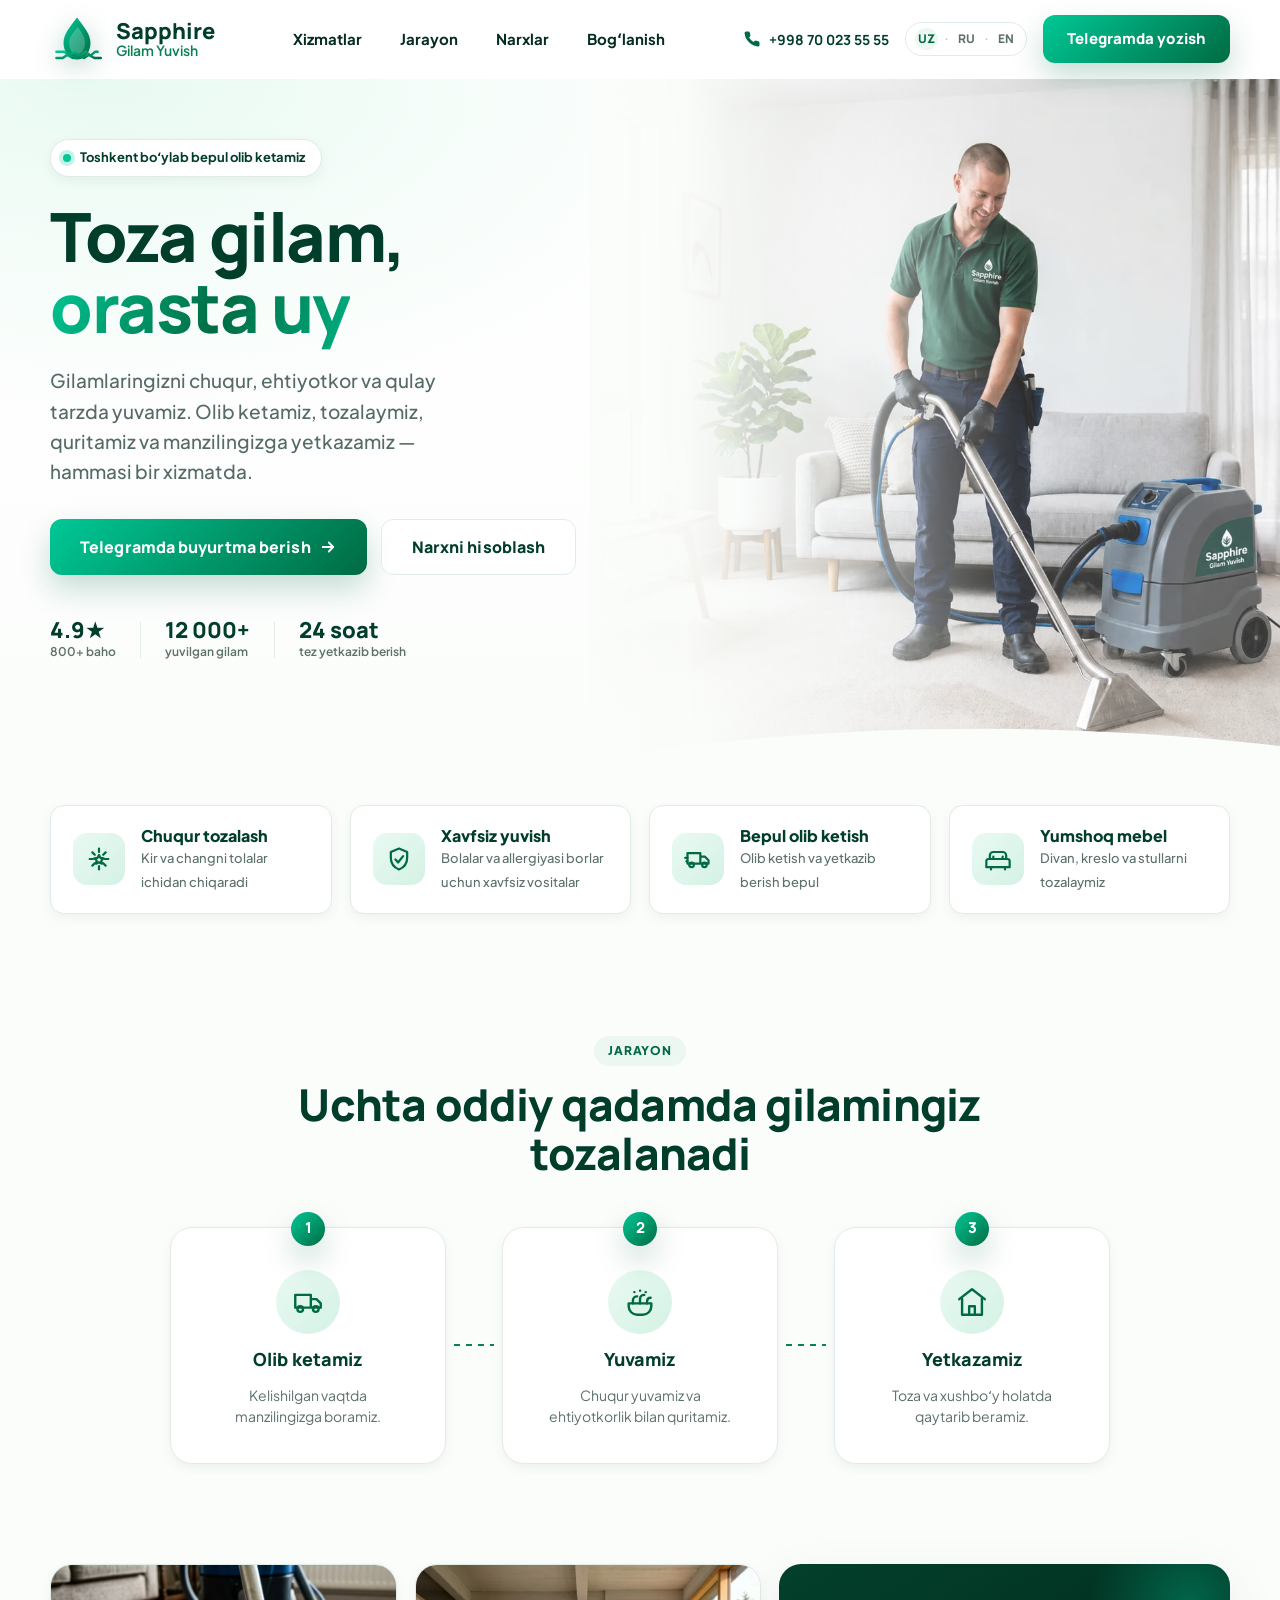
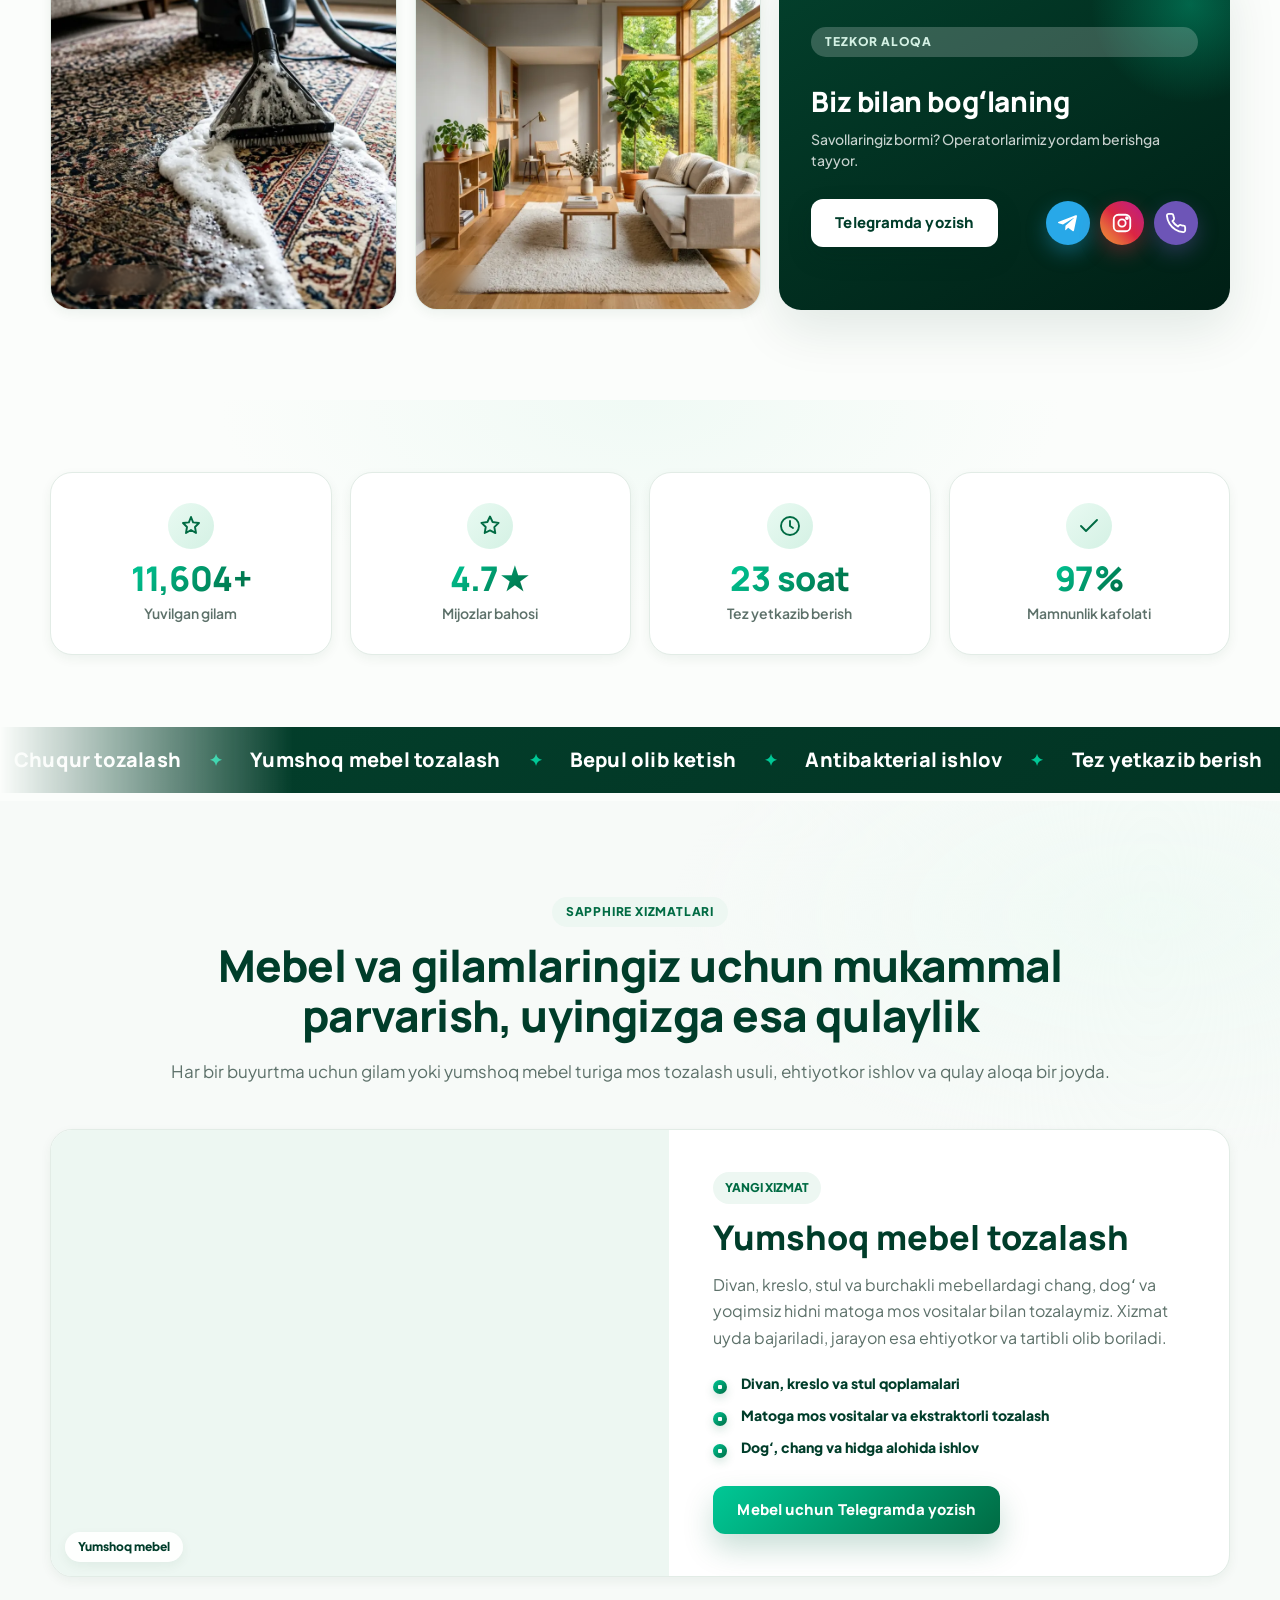
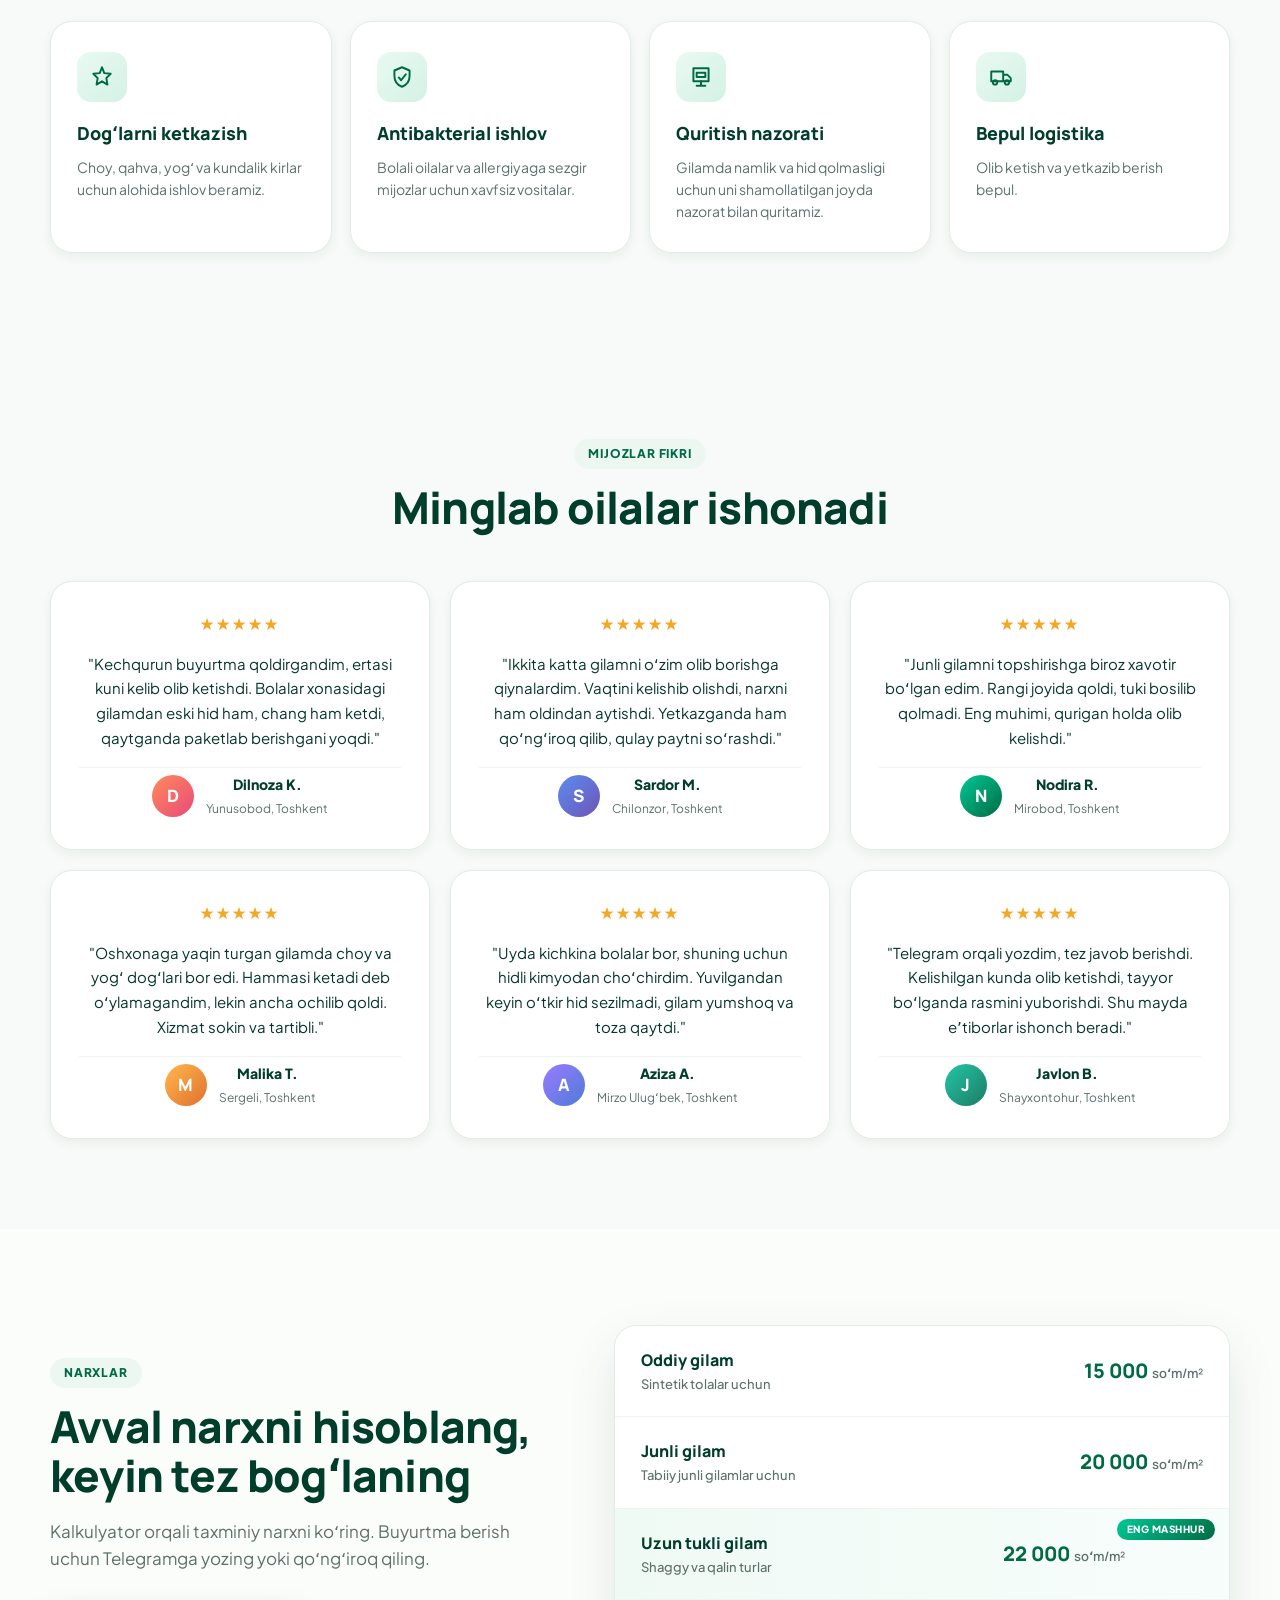
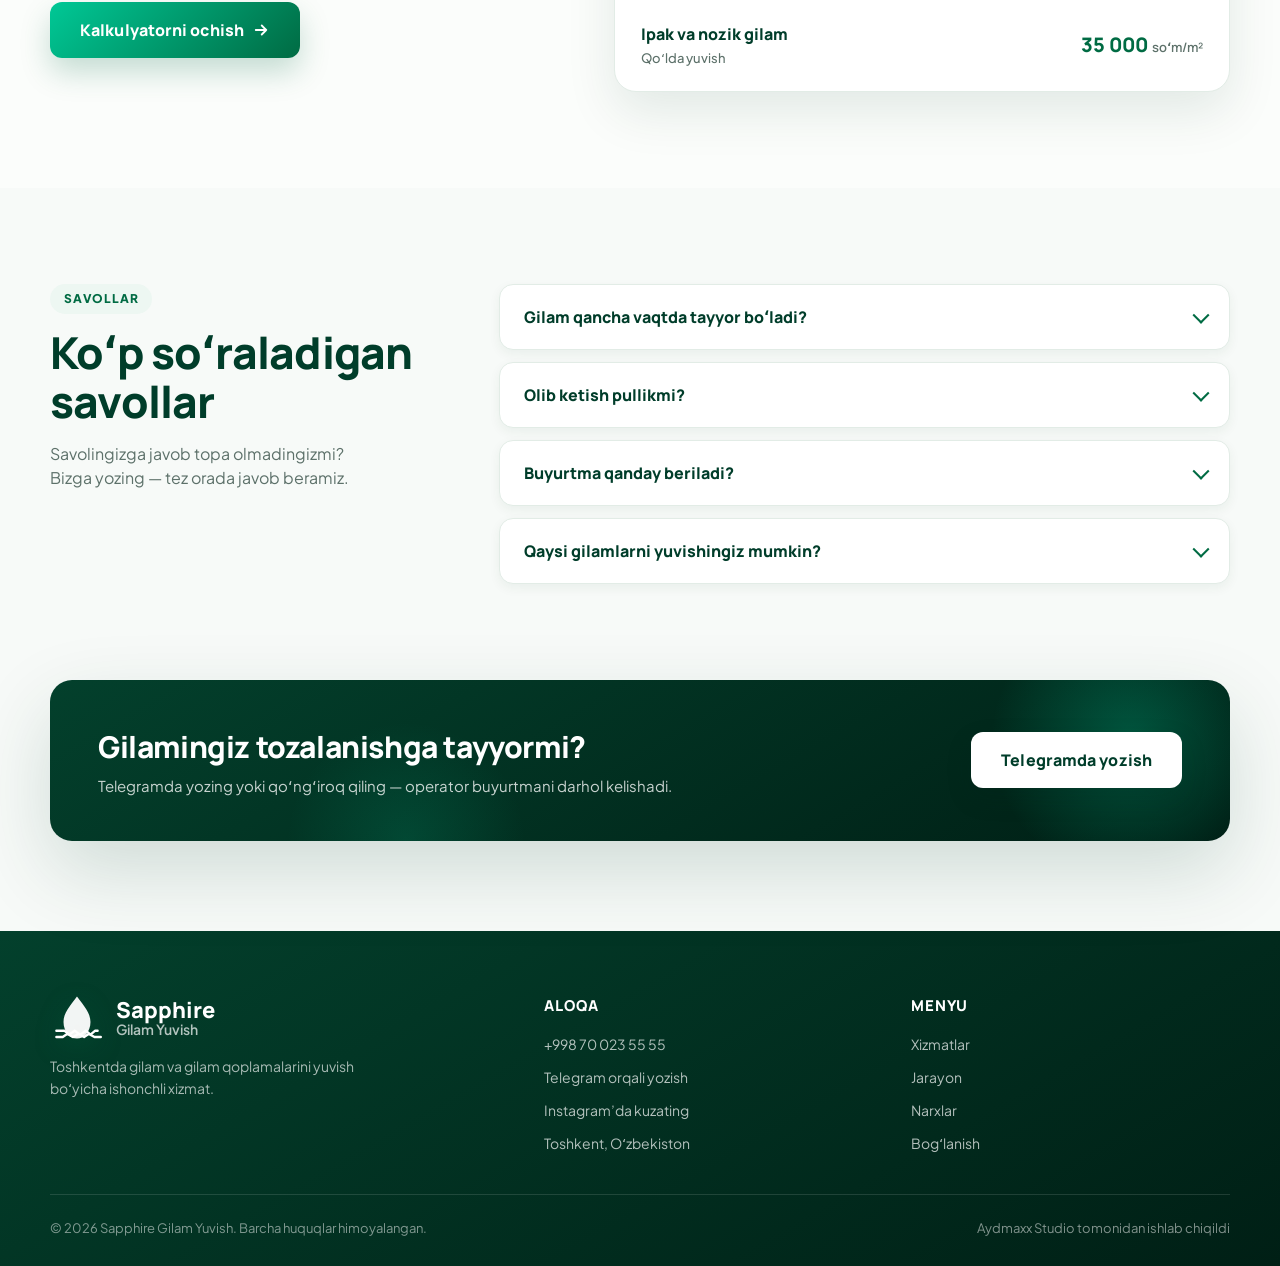
<file: index.html>
<!DOCTYPE html>
<html lang="uz">
<head>
  <meta charset="UTF-8">
  <meta name="viewport" content="width=device-width, initial-scale=1.0">
  <title>Gilam yuvish Toshkent — gilam tozalash xizmati | Sapphire Gilam Yuvish</title>
  <meta name="description" content="Toshkentda professional gilam yuvish va gilam tozalash xizmati. Gilam, gilam qoplamalari va yumshoq mebelni bepul olib ketamiz, yuvamiz, antibakterial ishlov beramiz va manzilingizga yetkazamiz. Telegram yoki telefon orqali buyurtma bering.">
  <meta name="keywords" content="gilam yuvish, gilam tozalash, gilam yuvish Toshkent, Toshkentda gilam yuvish, gilam yuvish xizmati, palos yuvish, mebel tozalash, yumshoq mebel tozalash, химчистка ковров Ташкент, стирка ковров Ташкент">
  <meta name="author" content="Sapphire Gilam Yuvish">
  <meta name="robots" content="index, follow, max-image-preview:large, max-snippet:-1, max-video-preview:-1">
  <meta name="language" content="Uzbek">
  <meta name="geo.region" content="UZ-TK">
  <meta name="geo.placename" content="Toshkent">
  <meta name="geo.position" content="41.311081;69.240562">
  <meta name="ICBM" content="41.311081, 69.240562">
  <link rel="canonical" href="https://yuvamiz.uz/">
  <link rel="alternate" hreflang="uz" href="https://yuvamiz.uz/">
  <link rel="alternate" hreflang="ru" href="https://yuvamiz.uz/ru/">
  <link rel="alternate" hreflang="en" href="https://yuvamiz.uz/en/">
  <link rel="alternate" hreflang="x-default" href="https://yuvamiz.uz/">
  <meta property="og:type" content="website">
  <meta property="og:site_name" content="Sapphire Gilam Yuvish">
  <meta property="og:locale" content="uz_UZ">
  <meta property="og:locale:alternate" content="ru_RU">
  <meta property="og:locale:alternate" content="en_US">
  <meta property="og:title" content="Gilam yuvish Toshkent — Sapphire Gilam Yuvish">
  <meta property="og:description" content="Toshkentda professional gilam yuvish va tozalash. Bepul olib ketamiz, yuvamiz va manzilingizga yetkazamiz.">
  <meta property="og:url" content="https://yuvamiz.uz/">
  <meta property="og:image" content="https://yuvamiz.uz/images/hero_cleaner_sapphire.png">
  <meta property="og:image:alt" content="Sapphire Gilam Yuvish — Toshkentda gilam yuvish xizmati">
  <meta name="twitter:card" content="summary_large_image">
  <meta name="twitter:title" content="Gilam yuvish Toshkent — Sapphire Gilam Yuvish">
  <meta name="twitter:description" content="Toshkentda professional gilam yuvish va tozalash. Bepul olib ketamiz, yuvamiz va yetkazamiz.">
  <meta name="twitter:image" content="https://yuvamiz.uz/images/hero_cleaner_sapphire.png">
  <link rel="icon" href="data:image/svg+xml,%3Csvg xmlns='http://www.w3.org/2000/svg' viewBox='0 0 64 64'%3E%3Cdefs%3E%3ClinearGradient id='g' x1='0' y1='0' x2='1' y2='1'%3E%3Cstop offset='0' stop-color='%2300c896'/%3E%3Cstop offset='1' stop-color='%23006b43'/%3E%3C/linearGradient%3E%3C/defs%3E%3Cpath fill='url(%23g)' d='M32 4c9 12 18 23 18 36 0 12-8 20-18 20S14 52 14 40C14 27 23 16 32 4Z'/%3E%3C/svg%3E">
  <link rel="preconnect" href="https://fonts.googleapis.com">
  <link rel="preconnect" href="https://fonts.gstatic.com" crossorigin>
  <link href="https://fonts.googleapis.com/css2?family=Plus+Jakarta+Sans:wght@400;500;600;700;800&family=Manrope:wght@500;600;700;800&display=swap" rel="stylesheet">
  <link rel="stylesheet" href="style.css">
  <script type="application/ld+json">
  {
    "@context": "https://schema.org",
    "@graph": [
      {
        "@type": ["LocalBusiness", "DryCleaningOrLaundry"],
        "@id": "https://yuvamiz.uz/#business",
        "name": "Sapphire Gilam Yuvish",
        "alternateName": "Sapphire — gilam yuvish Toshkent",
        "description": "Toshkentda professional gilam yuvish, gilam tozalash va yumshoq mebel tozalash xizmati. Bepul olib ketish va yetkazib berish.",
        "url": "https://yuvamiz.uz/",
        "telephone": "+998700235555",
        "image": "https://yuvamiz.uz/images/hero_cleaner_sapphire.png",
        "logo": "https://yuvamiz.uz/images/hero_cleaner_sapphire.png",
        "priceRange": "$$",
        "currenciesAccepted": "UZS",
        "address": {
          "@type": "PostalAddress",
          "addressLocality": "Toshkent",
          "addressRegion": "Toshkent shahri",
          "addressCountry": "UZ"
        },
        "geo": {
          "@type": "GeoCoordinates",
          "latitude": 41.311081,
          "longitude": 69.240562
        },
        "areaServed": {
          "@type": "City",
          "name": "Toshkent"
        },
        "sameAs": [
          "https://instagram.com/orzupremium",
          "https://t.me/orzupremium"
        ],
        "openingHoursSpecification": [
          {
            "@type": "OpeningHoursSpecification",
            "dayOfWeek": ["Monday", "Tuesday", "Wednesday", "Thursday", "Friday", "Saturday", "Sunday"],
            "opens": "09:00",
            "closes": "21:00"
          }
        ],
        "hasOfferCatalog": {
          "@type": "OfferCatalog",
          "name": "Gilam yuvish va tozalash xizmatlari",
          "itemListElement": [
            {
              "@type": "Offer",
              "itemOffered": {
                "@type": "Service",
                "name": "Gilam yuvish",
                "description": "Sintetik, junli, uzun tukli va ipak gilamlarni ixtisoslashgan usulda yuvish."
              }
            },
            {
              "@type": "Offer",
              "itemOffered": {
                "@type": "Service",
                "name": "Gilam qoplamalarini tozalash",
                "description": "Gilam qoplamalari va paloslarni chuqur tozalash."
              }
            },
            {
              "@type": "Offer",
              "itemOffered": {
                "@type": "Service",
                "name": "Yumshoq mebel tozalash",
                "description": "Divan, kreslo, stul va burchakli mebellarni ekstraktorli tozalash."
              }
            },
            {
              "@type": "Offer",
              "itemOffered": {
                "@type": "Service",
                "name": "Dogʻlarni ketkazish va antibakterial ishlov",
                "description": "Choy, qahva, yogʻ dogʻlarini ketkazish hamda antibakterial ishlov berish."
              }
            }
          ]
        }
      },
      {
        "@type": "WebSite",
        "@id": "https://yuvamiz.uz/#website",
        "url": "https://yuvamiz.uz/",
        "name": "Sapphire Gilam Yuvish",
        "inLanguage": "uz",
        "publisher": { "@id": "https://yuvamiz.uz/#business" }
      },
      {
        "@type": "FAQPage",
        "@id": "https://yuvamiz.uz/#faq",
        "inLanguage": "uz",
        "mainEntity": [
          {
            "@type": "Question",
            "name": "Gilam qancha vaqtda tayyor boʻladi?",
            "acceptedAnswer": {
              "@type": "Answer",
              "text": "Odatda 2-4 kun ichida. Gilam turi, dogʻlar va ob-havoga qarab muddat oldindan aytiladi."
            }
          },
          {
            "@type": "Question",
            "name": "Olib ketish pullikmi?",
            "acceptedAnswer": {
              "@type": "Answer",
              "text": "Toshkent shahri ichida olib ketish va yetkazish bepul amalga oshiriladi."
            }
          },
          {
            "@type": "Question",
            "name": "Buyurtma qanday beriladi?",
            "acceptedAnswer": {
              "@type": "Answer",
              "text": "Telegramga yozing yoki telefon qiling. Operator gilam yoki mebel turini soʻraydi, narx va olib ketish vaqtini tez kelishadi."
            }
          },
          {
            "@type": "Question",
            "name": "Qaysi gilamlarni yuvishingiz mumkin?",
            "acceptedAnswer": {
              "@type": "Answer",
              "text": "Oddiy sintetik, junli, uzun tukli va ipak gilamlarni ixtisoslashgan usulda yuvamiz."
            }
          }
        ]
      }
    ]
  }
  </script>
</head>
<body>
  <header class="site-header" id="site-header">
    <div class="container header-container">
      <a href="#" class="logo" aria-label="Sapphire Gilam Yuvish bosh sahifa">
        <svg class="logo-icon" viewBox="0 0 68 58" aria-hidden="true">
          <defs>
            <linearGradient id="logoGrad" x1="0" y1="0" x2="1" y2="1">
              <stop offset="0" stop-color="#00c896"/>
              <stop offset="1" stop-color="#006b43"/>
            </linearGradient>
          </defs>
          <path d="M34 2c9 12 17 21 17 32 0 12-8 21-17 21S17 46 17 34C17 23 25 14 34 2Z" fill="url(#logoGrad)"/>
          <path d="M35 14c5 7 9 13 9 20 0 8-4 14-10 14-6 0-10-6-10-14 0-7 5-13 11-20Z" fill="#ffffff" opacity=".22"/>
          <path d="M8 45h10l6 5 7-5 7 5 7-5 6 5 6-5h3M8 53h8l6-4 7 4 7-4 7 4 6-4 7 4h8" fill="none" stroke="url(#logoGrad)" stroke-width="3" stroke-linecap="round" stroke-linejoin="round"/>
        </svg>
        <span class="logo-copy">
          <span class="logo-title">Sapphire</span>
          <span class="logo-subtitle">Gilam Yuvish</span>
        </span>
      </a>

      <nav class="desktop-nav" aria-label="Asosiy menyu">
        <a href="#services">Xizmatlar</a>
        <a href="#process">Jarayon</a>
        <a href="#pricing">Narxlar</a>
        <a href="#contact">Bogʻlanish</a>
      </nav>

      <div class="header-actions">
        <a class="header-phone" href="tel:+998700235555" aria-label="+998 70 023 55 55 raqamiga qoʻngʻiroq qilish">
          <svg viewBox="0 0 24 24" aria-hidden="true">
            <path d="M22 16.9v3a2 2 0 0 1-2.2 2A19.8 19.8 0 0 1 11.2 19 19.5 19.5 0 0 1 5 12.8 19.8 19.8 0 0 1 2.1 4.2 2 2 0 0 1 4.1 2h3a2 2 0 0 1 2 1.7c.1 1 .4 1.9.7 2.8a2 2 0 0 1-.4 2.1L8.1 9.9a16 16 0 0 0 6 6l1.3-1.3a2 2 0 0 1 2.1-.4c.9.3 1.8.6 2.8.7A2 2 0 0 1 22 16.9Z"/>
          </svg>
          <span>+998 70 023 55 55</span>
        </a>
        <div class="lang-switcher" aria-label="Tilni tanlash">
          <a href="/" class="lang-link is-active" hreflang="uz" aria-current="page">UZ</a>
          <span class="lang-sep" aria-hidden="true">·</span>
          <a href="/ru/" class="lang-link" hreflang="ru">RU</a>
          <span class="lang-sep" aria-hidden="true">·</span>
          <a href="/en/" class="lang-link" hreflang="en">EN</a>
        </div>
        <a class="btn btn-primary telegram-cta" href="https://t.me/orzupremium" target="_blank" rel="noopener noreferrer">Telegramda yozish</a>
        <button id="menu-trigger" class="menu-trigger" type="button" aria-label="Menyuni ochish" aria-expanded="false" aria-controls="mobile-nav">
          <span></span>
          <span></span>
          <span></span>
        </button>
      </div>
    </div>
  </header>

  <div id="mobile-nav" class="mobile-nav" aria-hidden="true">
    <nav class="mobile-nav-panel" aria-label="Mobil menyu">
      <a class="mobile-nav-link" href="#services">Xizmatlar</a>
      <a class="mobile-nav-link" href="#process">Jarayon</a>
      <a class="mobile-nav-link" href="#pricing">Narxlar</a>
      <a class="mobile-nav-link" href="#contact">Bogʻlanish</a>
      <div class="lang-switcher lang-switcher-mobile" aria-label="Tilni tanlash">
        <a href="/" class="lang-link is-active" hreflang="uz" aria-current="page">UZ</a>
        <span class="lang-sep" aria-hidden="true">·</span>
        <a href="/ru/" class="lang-link" hreflang="ru">RU</a>
        <span class="lang-sep" aria-hidden="true">·</span>
        <a href="/en/" class="lang-link" hreflang="en">EN</a>
      </div>
      <a class="btn btn-primary telegram-cta mobile-nav-link" href="https://t.me/orzupremium" target="_blank" rel="noopener noreferrer">Telegramda yozish</a>
    </nav>
  </div>

  <main>
    <!-- HERO -->
    <section class="hero-section" aria-labelledby="hero-title">
      <div class="hero-glow" aria-hidden="true"></div>
      <div class="hero-art" aria-hidden="true">
        <img src="images/hero_cleaner_sapphire.webp" alt="" fetchpriority="high" decoding="async">
      </div>
      <div class="container hero-container">
        <div class="hero-copy reveal">
          <span class="hero-badge">
            <span class="hero-badge-dot"></span>
            Toshkent boʻylab bepul olib ketamiz
          </span>
          <h1 id="hero-title">Toza gilam,<br><span class="text-gradient">orasta uy</span></h1>
          <p>Gilamlaringizni chuqur, ehtiyotkor va qulay tarzda yuvamiz. Olib ketamiz, tozalaymiz, quritamiz va manzilingizga yetkazamiz — hammasi bir xizmatda.</p>
          <div class="hero-actions">
            <a class="btn btn-primary btn-large telegram-cta" href="https://t.me/orzupremium" target="_blank" rel="noopener noreferrer">
              Telegramda buyurtma berish
              <svg viewBox="0 0 24 24" aria-hidden="true"><path d="M5 12h14M13 6l6 6-6 6"/></svg>
            </a>
            <button class="btn btn-ghost btn-large open-booking-btn">Narxni hisoblash</button>
          </div>
          <div class="hero-trust">
            <div class="hero-trust-item">
              <strong>4.9★</strong>
              <span>800+ baho</span>
            </div>
            <span class="hero-trust-sep" aria-hidden="true"></span>
            <div class="hero-trust-item">
              <strong>12 000+</strong>
              <span>yuvilgan gilam</span>
            </div>
            <span class="hero-trust-sep" aria-hidden="true"></span>
            <div class="hero-trust-item">
              <strong>24 soat</strong>
              <span>tez yetkazib berish</span>
            </div>
          </div>
        </div>
      </div>
      <div class="hero-wave" aria-hidden="true">
        <svg viewBox="0 0 1440 120" preserveAspectRatio="none"><path d="M0,64 C240,120 480,120 720,80 C960,40 1200,40 1440,72 L1440,120 L0,120 Z"/></svg>
      </div>
    </section>

    <!-- FEATURES -->
    <section id="services" class="features-section" aria-label="Asosiy xizmatlar">
      <div class="container features-container">
        <article class="feature-card reveal">
          <span class="feature-icon" aria-hidden="true">
            <svg viewBox="0 0 24 24">
              <path d="M12 3v3M12 18v3M4 12h3M17 12h3M6.3 6.3l2.1 2.1M15.6 15.6l2.1 2.1M17.7 6.3l-2.1 2.1M8.4 15.6l-2.1 2.1"/>
              <path d="M12 8.5 13.2 11l2.8.4-2 1.9.5 2.7-2.5-1.3L9.5 16l.5-2.7-2-1.9 2.8-.4L12 8.5Z"/>
            </svg>
          </span>
          <div>
            <strong>Chuqur tozalash</strong>
            <small>Kir va changni tolalar ichidan chiqaradi</small>
          </div>
        </article>

        <article class="feature-card reveal">
          <span class="feature-icon" aria-hidden="true">
            <svg viewBox="0 0 24 24">
              <path d="M12 3 5 6v5c0 5 3.1 8.5 7 10 3.9-1.5 7-5 7-10V6l-7-3Z"/>
              <path d="M9 12.4 11.2 15 15.5 9.5"/>
            </svg>
          </span>
          <div>
            <strong>Xavfsiz yuvish</strong>
            <small>Bolalar va allergiyasi borlar uchun xavfsiz vositalar</small>
          </div>
        </article>

        <article class="feature-card reveal">
          <span class="feature-icon" aria-hidden="true">
            <svg viewBox="0 0 24 24">
              <path d="M3 7h11v9H3zM14 10h4l3 3v3h-7z"/>
              <path d="M6.5 19a2 2 0 1 0 0-4 2 2 0 0 0 0 4ZM17.5 19a2 2 0 1 0 0-4 2 2 0 0 0 0 4ZM3 11H1M3 14H2"/>
            </svg>
          </span>
          <div>
            <strong>Bepul olib ketish</strong>
            <small>Olib ketish va yetkazib berish bepul</small>
          </div>
        </article>

        <article class="feature-card reveal">
          <span class="feature-icon" aria-hidden="true">
            <svg viewBox="0 0 24 24">
              <path d="M5 12V9a3 3 0 0 1 3-3h8a3 3 0 0 1 3 3v3"/>
              <path d="M4 12h16a2 2 0 0 1 2 2v5H2v-5a2 2 0 0 1 2-2Z"/>
              <path d="M6 19v2M18 19v2M8 12v-2M16 12v-2"/>
            </svg>
          </span>
          <div>
            <strong>Yumshoq mebel</strong>
            <small>Divan, kreslo va stullarni tozalaymiz</small>
          </div>
        </article>
      </div>
    </section>

    <!-- PROCESS -->
    <section id="process" class="process-section" aria-label="Ish jarayoni">
      <div class="container">
        <div class="section-heading reveal" style="margin-bottom:48px">
          <span class="eyebrow">Jarayon</span>
          <h2>Uchta oddiy qadamda gilamingiz tozalanadi</h2>
        </div>
      </div>
      <div class="container process-container">
        <article class="process-step reveal">
          <span class="step-num">1</span>
          <span class="step-icon" aria-hidden="true">
            <svg viewBox="0 0 24 24">
              <path d="M3 7h11v9H3zM14 10h4l3 3v3h-7z"/>
              <path d="M6.5 19a2 2 0 1 0 0-4 2 2 0 0 0 0 4ZM17.5 19a2 2 0 1 0 0-4 2 2 0 0 0 0 4Z"/>
            </svg>
          </span>
          <strong>Olib ketamiz</strong>
          <p>Kelishilgan vaqtda manzilingizga boramiz.</p>
        </article>
        <span class="process-line" aria-hidden="true"></span>
        <article class="process-step reveal">
          <span class="step-num">2</span>
          <span class="step-icon" aria-hidden="true">
            <svg viewBox="0 0 24 24">
              <path d="M4 13h16v2a6 6 0 0 1-6 6h-4a6 6 0 0 1-6-6v-2Z"/>
              <path d="M7 13v-2c0-2 1.5-3 3-3M12 13v-3c0-2 1.5-3 3-3M17 13v-1.5c0-1.5 1-2.5 2.5-2.5"/>
              <path d="M8 5h.1M12 4h.1M16 5h.1"/>
            </svg>
          </span>
          <strong>Yuvamiz</strong>
          <p>Chuqur yuvamiz va ehtiyotkorlik bilan quritamiz.</p>
        </article>
        <span class="process-line" aria-hidden="true"></span>
        <article class="process-step reveal">
          <span class="step-num">3</span>
          <span class="step-icon" aria-hidden="true">
            <svg viewBox="0 0 24 24">
              <path d="m3 10 9-7 9 7"/>
              <path d="M5 9.5V21h14V9.5M10 21v-6h4v6"/>
            </svg>
          </span>
          <strong>Yetkazamiz</strong>
          <p>Toza va xushboʻy holatda qaytarib beramiz.</p>
        </article>
      </div>
    </section>

    <!-- SHOWCASE -->
    <section class="showcase-section" aria-label="Natijalar">
      <div class="container showcase-grid">
        <article class="showcase-card image-card reveal">
          <picture>
            <source srcset="images/carpet_scrubbing.webp" type="image/webp">
            <img src="images/carpet_scrubbing.png" alt="Gilam chuqur yuvilmoqda" loading="lazy" decoding="async">
          </picture>
          <span class="image-card-tag">Chuqur yuvish</span>
        </article>
        <article class="showcase-card image-card reveal">
          <picture>
            <source srcset="images/clean_living_room.webp" type="image/webp">
            <img src="images/clean_living_room.png" alt="Tozalangan gilamli xona" loading="lazy" decoding="async">
          </picture>
          <span class="image-card-tag">Natija</span>
        </article>
        <article class="showcase-card contact-card reveal">
          <div class="contact-card-inner">
            <span class="eyebrow eyebrow-light">Tezkor aloqa</span>
            <h2>Biz bilan bogʻlaning</h2>
            <p>Savollaringiz bormi? Operatorlarimiz yordam berishga tayyor.</p>
            <div class="contact-actions">
              <a class="btn btn-white" href="https://t.me/orzupremium" target="_blank" rel="noopener noreferrer">Telegramda yozish</a>
              <div class="social-links" aria-label="Tezkor aloqa">
                <a class="social-btn telegram" href="https://t.me/orzupremium" target="_blank" rel="noopener noreferrer" aria-label="Telegram">
                  <svg viewBox="0 0 24 24" aria-hidden="true">
                    <path d="M21.8 4.6 18.6 20c-.2 1-.8 1.2-1.6.7l-4.8-3.5-2.3 2.2c-.3.3-.5.5-1 .5l.3-4.9 9-8.1c.4-.3-.1-.5-.6-.2L6.5 13.7 1.8 12.2c-1-.3-1-1 .2-1.5L20.3 3.6c.9-.3 1.7.2 1.5 1Z"/>
                  </svg>
                </a>
                <a class="social-btn instagram" href="https://instagram.com/orzupremium" target="_blank" rel="noopener noreferrer" aria-label="Instagram">
                  <svg viewBox="0 0 24 24" aria-hidden="true">
                    <rect x="3" y="3" width="18" height="18" rx="5"/>
                    <circle cx="12" cy="12" r="4"/>
                    <circle cx="17.4" cy="6.6" r="1.1"/>
                  </svg>
                </a>
                <a class="social-btn phone" href="tel:+998700235555" aria-label="Telefon">
                  <svg viewBox="0 0 24 24" aria-hidden="true">
                    <path d="M22 16.9v3a2 2 0 0 1-2.2 2A19.8 19.8 0 0 1 11.2 19 19.5 19.5 0 0 1 5 12.8 19.8 19.8 0 0 1 2.1 4.2 2 2 0 0 1 4.1 2h3a2 2 0 0 1 2 1.7c.1 1 .4 1.9.7 2.8a2 2 0 0 1-.4 2.1L8.1 9.9a16 16 0 0 0 6 6l1.3-1.3a2 2 0 0 1 2.1-.4c.9.3 1.8.6 2.8.7A2 2 0 0 1 22 16.9Z"/>
                  </svg>
                </a>
              </div>
            </div>
          </div>
          <span class="contact-card-deco" aria-hidden="true"></span>
        </article>
      </div>
    </section>

    <!-- STATS -->
    <section class="stats-section" aria-label="Raqamlarda">
      <div class="container stats-grid">
        <div class="stat-item reveal">
          <div class="stat-icon" aria-hidden="true">
            <svg viewBox="0 0 24 24"><path d="M12 3l2.1 5.4L20 9l-4 4 1 6-5-3-5 3 1-6-4-4 5.9-.6L12 3Z"/></svg>
          </div>
          <strong class="counter" data-target="12000" data-suffix="+">0</strong>
          <span>Yuvilgan gilam</span>
        </div>
        <div class="stat-item reveal">
          <div class="stat-icon" aria-hidden="true">
            <svg viewBox="0 0 24 24"><path d="M12 2.5 14.6 8l6 .9-4.3 4.2 1 6L12 16.4 6.7 19l1-6L3.4 8.9l6-.9L12 2.5Z"/></svg>
          </div>
          <strong class="counter" data-target="4.9" data-decimals="1" data-suffix="★">0</strong>
          <span>Mijozlar bahosi</span>
        </div>
        <div class="stat-item reveal">
          <div class="stat-icon" aria-hidden="true">
            <svg viewBox="0 0 24 24"><circle cx="12" cy="12" r="9"/><path d="M12 7v5l3 2"/></svg>
          </div>
          <strong class="counter" data-target="24" data-suffix=" soat">0</strong>
          <span>Tez yetkazib berish</span>
        </div>
        <div class="stat-item reveal">
          <div class="stat-icon" aria-hidden="true">
            <svg viewBox="0 0 24 24"><path d="M20 6 9 17l-5-5"/></svg>
          </div>
          <strong class="counter" data-target="100" data-suffix="%">0</strong>
          <span>Mamnunlik kafolati</span>
        </div>
      </div>
    </section>

    <!-- MARQUEE -->
    <section class="marquee-section" aria-hidden="true">
      <div class="marquee">
        <div class="marquee-track">
          <span>Chuqur tozalash</span><span class="marquee-dot">✦</span>
          <span>Yumshoq mebel tozalash</span><span class="marquee-dot">✦</span>
          <span>Bepul olib ketish</span><span class="marquee-dot">✦</span>
          <span>Antibakterial ishlov</span><span class="marquee-dot">✦</span>
          <span>Tez yetkazib berish</span><span class="marquee-dot">✦</span>
          <span>Dogʻlarni ketkazish</span><span class="marquee-dot">✦</span>
          <span>Xushboʻy quritish</span><span class="marquee-dot">✦</span>
          <span>Chuqur tozalash</span><span class="marquee-dot">✦</span>
          <span>Yumshoq mebel tozalash</span><span class="marquee-dot">✦</span>
          <span>Bepul olib ketish</span><span class="marquee-dot">✦</span>
          <span>Antibakterial ishlov</span><span class="marquee-dot">✦</span>
          <span>Tez yetkazib berish</span><span class="marquee-dot">✦</span>
          <span>Dogʻlarni ketkazish</span><span class="marquee-dot">✦</span>
          <span>Xushboʻy quritish</span><span class="marquee-dot">✦</span>
        </div>
      </div>
    </section>

    <!-- DETAILS / SERVICES -->
    <section class="details-section">
      <div class="container section-heading reveal">
        <span class="eyebrow">Sapphire xizmatlari</span>
        <h2>Mebel va gilamlaringiz uchun mukammal parvarish, uyingizga esa qulaylik</h2>
        <p>Har bir buyurtma uchun gilam yoki yumshoq mebel turiga mos tozalash usuli, ehtiyotkor ishlov va qulay aloqa bir joyda.</p>
      </div>
      <article class="container service-highlight reveal">
        <div class="service-highlight-media">
          <picture>
            <source srcset="images/upholstery_cleaning.webp" type="image/webp">
            <img src="images/upholstery_cleaning.png" alt="Yumshoq mebel professional uskunada tozalanmoqda" loading="lazy" decoding="async">
          </picture>
          <span class="image-card-tag">Yumshoq mebel</span>
        </div>
        <div class="service-highlight-copy">
          <span class="service-highlight-kicker">Yangi xizmat</span>
          <h3>Yumshoq mebel tozalash</h3>
          <p>Divan, kreslo, stul va burchakli mebellardagi chang, dogʻ va yoqimsiz hidni matoga mos vositalar bilan tozalaymiz. Xizmat uyda bajariladi, jarayon esa ehtiyotkor va tartibli olib boriladi.</p>
          <ul class="service-highlight-list">
            <li>Divan, kreslo va stul qoplamalari</li>
            <li>Matoga mos vositalar va ekstraktorli tozalash</li>
            <li>Dogʻ, chang va hidga alohida ishlov</li>
          </ul>
          <a class="btn btn-primary service-highlight-action" href="https://t.me/orzupremium" target="_blank" rel="noopener noreferrer">Mebel uchun Telegramda yozish</a>
        </div>
      </article>
      <div class="container service-grid">
        <article class="service-card reveal">
          <span class="service-card-icon" aria-hidden="true">
            <svg viewBox="0 0 24 24"><path d="M12 3l2.1 5.4L20 9l-4 4 1 6-5-3-5 3 1-6-4-4 5.9-.6L12 3Z"/></svg>
          </span>
          <strong>Dogʻlarni ketkazish</strong>
          <p>Choy, qahva, yogʻ va kundalik kirlar uchun alohida ishlov beramiz.</p>
        </article>
        <article class="service-card reveal">
          <span class="service-card-icon" aria-hidden="true">
            <svg viewBox="0 0 24 24"><path d="M12 3 5 6v5c0 5 3.1 8.5 7 10 3.9-1.5 7-5 7-10V6l-7-3Z"/><path d="M9 12.4 11.2 15 15.5 9.5"/></svg>
          </span>
          <strong>Antibakterial ishlov</strong>
          <p>Bolali oilalar va allergiyaga sezgir mijozlar uchun xavfsiz vositalar.</p>
        </article>
        <article class="service-card reveal">
          <span class="service-card-icon" aria-hidden="true">
            <svg viewBox="0 0 24 24"><path d="M5 4h14v12H5z"/><path d="M8 20h8M12 16v4"/><path d="M8 8h8v4H8z"/></svg>
          </span>
          <strong>Quritish nazorati</strong>
          <p>Gilamda namlik va hid qolmasligi uchun uni shamollatilgan joyda nazorat bilan quritamiz.</p>
        </article>
        <article class="service-card reveal">
          <span class="service-card-icon" aria-hidden="true">
            <svg viewBox="0 0 24 24"><path d="M3 7h11v9H3zM14 10h4l3 3v3h-7z"/><path d="M6.5 19a2 2 0 1 0 0-4 2 2 0 0 0 0 4ZM17.5 19a2 2 0 1 0 0-4 2 2 0 0 0 0 4Z"/></svg>
          </span>
          <strong>Bepul logistika</strong>
          <p>Olib ketish va yetkazib berish bepul.</p>
        </article>
      </div>
    </section>

    <!-- TESTIMONIALS -->
    <section class="testimonials-section" aria-label="Mijozlar fikri">
      <div class="container">
        <div class="section-heading reveal" style="margin-bottom:48px">
          <span class="eyebrow">Mijozlar fikri</span>
          <h2>Minglab oilalar ishonadi</h2>
        </div>
      </div>
      <div class="container testimonials-grid">
        <article class="testimonial-card reveal">
          <div class="testimonial-stars" aria-label="5 yulduz">★★★★★</div>
          <p>"Kechqurun buyurtma qoldirgandim, ertasi kuni kelib olib ketishdi. Bolalar xonasidagi gilamdan eski hid ham, chang ham ketdi, qaytganda paketlab berishgani yoqdi."</p>
          <div class="testimonial-author">
            <span class="testimonial-avatar" style="--c1:#ff8a5b;--c2:#e84a7a">D</span>
            <span>
              <strong>Dilnoza K.</strong>
              <small>Yunusobod, Toshkent</small>
            </span>
          </div>
        </article>
        <article class="testimonial-card reveal">
          <div class="testimonial-stars" aria-label="5 yulduz">★★★★★</div>
          <p>"Ikkita katta gilamni oʻzim olib borishga qiynalardim. Vaqtini kelishib olishdi, narxni ham oldindan aytishdi. Yetkazganda ham qoʻngʻiroq qilib, qulay paytni soʻrashdi."</p>
          <div class="testimonial-author">
            <span class="testimonial-avatar" style="--c1:#5b8def;--c2:#6d55b7">S</span>
            <span>
              <strong>Sardor M.</strong>
              <small>Chilonzor, Toshkent</small>
            </span>
          </div>
        </article>
        <article class="testimonial-card reveal">
          <div class="testimonial-stars" aria-label="5 yulduz">★★★★★</div>
          <p>"Junli gilamni topshirishga biroz xavotir boʻlgan edim. Rangi joyida qoldi, tuki bosilib qolmadi. Eng muhimi, qurigan holda olib kelishdi."</p>
          <div class="testimonial-author">
            <span class="testimonial-avatar" style="--c1:#00c896;--c2:#006b43">N</span>
            <span>
              <strong>Nodira R.</strong>
              <small>Mirobod, Toshkent</small>
            </span>
          </div>
        </article>
        <article class="testimonial-card reveal">
          <div class="testimonial-stars" aria-label="5 yulduz">★★★★★</div>
          <p>"Oshxonaga yaqin turgan gilamda choy va yogʻ dogʻlari bor edi. Hammasi ketadi deb oʻylamagandim, lekin ancha ochilib qoldi. Xizmat sokin va tartibli."</p>
          <div class="testimonial-author">
            <span class="testimonial-avatar" style="--c1:#ffb84d;--c2:#e0702f">M</span>
            <span>
              <strong>Malika T.</strong>
              <small>Sergeli, Toshkent</small>
            </span>
          </div>
        </article>
        <article class="testimonial-card reveal">
          <div class="testimonial-stars" aria-label="5 yulduz">★★★★★</div>
          <p>"Uyda kichkina bolalar bor, shuning uchun hidli kimyodan choʻchirdim. Yuvilgandan keyin oʻtkir hid sezilmadi, gilam yumshoq va toza qaytdi."</p>
          <div class="testimonial-author">
            <span class="testimonial-avatar" style="--c1:#9a7bff;--c2:#4e7bd8">A</span>
            <span>
              <strong>Aziza A.</strong>
              <small>Mirzo Ulugʻbek, Toshkent</small>
            </span>
          </div>
        </article>
        <article class="testimonial-card reveal">
          <div class="testimonial-stars" aria-label="5 yulduz">★★★★★</div>
          <p>"Telegram orqali yozdim, tez javob berishdi. Kelishilgan kunda olib ketishdi, tayyor boʻlganda rasmini yuborishdi. Shu mayda eʼtiborlar ishonch beradi."</p>
          <div class="testimonial-author">
            <span class="testimonial-avatar" style="--c1:#24c6a7;--c2:#1c7c63">J</span>
            <span>
              <strong>Javlon B.</strong>
              <small>Shayxontohur, Toshkent</small>
            </span>
          </div>
        </article>
      </div>
    </section>

    <!-- PRICING -->
    <section id="pricing" class="pricing-section">
      <div class="container pricing-layout">
        <div class="pricing-copy reveal">
          <span class="eyebrow">Narxlar</span>
          <h2>Avval narxni hisoblang,<br>keyin tez bogʻlaning</h2>
          <p>Kalkulyator orqali taxminiy narxni koʻring. Buyurtma berish uchun Telegramga yozing yoki qoʻngʻiroq qiling.</p>
          <button class="btn btn-primary btn-large open-booking-btn">
            Kalkulyatorni ochish
            <svg viewBox="0 0 24 24" aria-hidden="true"><path d="M5 12h14M13 6l6 6-6 6"/></svg>
          </button>
        </div>
        <div class="price-list reveal" aria-label="Narxlar roʻyxati">
          <div class="price-row">
            <span class="price-row-label">
              <strong>Oddiy gilam</strong>
              <small>Sintetik tolalar uchun</small>
            </span>
            <span class="price-row-value">15 000 <em>soʻm/m²</em></span>
          </div>
          <div class="price-row">
            <span class="price-row-label">
              <strong>Junli gilam</strong>
              <small>Tabiiy junli gilamlar uchun</small>
            </span>
            <span class="price-row-value">20 000 <em>soʻm/m²</em></span>
          </div>
          <div class="price-row price-row-featured">
            <span class="price-row-label">
              <strong>Uzun tukli gilam</strong>
              <small>Shaggy va qalin turlar</small>
            </span>
            <span class="price-row-value">22 000 <em>soʻm/m²</em></span>
            <span class="price-row-badge">Eng mashhur</span>
          </div>
          <div class="price-row">
            <span class="price-row-label">
              <strong>Ipak va nozik gilam</strong>
              <small>Qoʻlda yuvish</small>
            </span>
            <span class="price-row-value">35 000 <em>soʻm/m²</em></span>
          </div>
        </div>
      </div>
    </section>

    <!-- FAQ -->
    <section class="faq-section">
      <div class="container faq-layout">
        <div class="reveal">
          <span class="eyebrow">Savollar</span>
          <h2>Koʻp soʻraladigan savollar</h2>
          <p class="faq-intro">Savolingizga javob topa olmadingizmi? Bizga yozing — tez orada javob beramiz.</p>
        </div>
        <div class="faq-list">
          <details class="reveal">
            <summary>Gilam qancha vaqtda tayyor boʻladi?</summary>
            <p>Odatda 2-4 kun ichida. Gilam turi, dogʻlar va ob-havoga qarab muddat oldindan aytiladi.</p>
          </details>
          <details class="reveal">
            <summary>Olib ketish pullikmi?</summary>
            <p>Toshkent shahri ichida olib ketish va yetkazish bepul amalga oshiriladi.</p>
          </details>
          <details class="reveal">
            <summary>Buyurtma qanday beriladi?</summary>
            <p>Telegramga yozing yoki telefon qiling. Operator gilam yoki mebel turini soʻraydi, narx va olib ketish vaqtini tez kelishadi.</p>
          </details>
          <details class="reveal">
            <summary>Qaysi gilamlarni yuvishingiz mumkin?</summary>
            <p>Oddiy sintetik, junli, uzun tukli va ipak gilamlarni ixtisoslashgan usulda yuvamiz.</p>
          </details>
        </div>
      </div>
    </section>

    <!-- CTA STRIP -->
    <section class="cta-strip-section">
      <div class="container cta-strip reveal">
        <div class="cta-strip-copy">
          <h2>Gilamingiz tozalanishga tayyormi?</h2>
          <p>Telegramda yozing yoki qoʻngʻiroq qiling — operator buyurtmani darhol kelishadi.</p>
        </div>
        <a class="btn btn-white btn-large" href="https://t.me/orzupremium" target="_blank" rel="noopener noreferrer">Telegramda yozish</a>
      </div>
    </section>
  </main>

  <footer id="contact" class="site-footer">
    <div class="container footer-container">
      <div class="footer-brand">
        <a href="#" class="logo footer-logo" aria-label="Sapphire Gilam Yuvish">
          <svg class="logo-icon" viewBox="0 0 68 58" aria-hidden="true">
            <path d="M34 2c9 12 17 21 17 32 0 12-8 21-17 21S17 46 17 34C17 23 25 14 34 2Z" fill="#ffffff" opacity=".95"/>
            <path d="M8 45h10l6 5 7-5 7 5 7-5 6 5 6-5h3M8 53h8l6-4 7 4 7-4 7 4 6-4 7 4h8" fill="none" stroke="#ffffff" stroke-width="3" stroke-linecap="round" stroke-linejoin="round"/>
          </svg>
          <span class="logo-copy">
            <span class="logo-title">Sapphire</span>
            <span class="logo-subtitle">Gilam Yuvish</span>
          </span>
        </a>
        <p class="footer-tagline">Toshkentda gilam va gilam qoplamalarini yuvish boʻyicha ishonchli xizmat.</p>
      </div>

      <div class="footer-col">
        <h4>Aloqa</h4>
        <a href="tel:+998700235555">+998 70 023 55 55</a>
        <a href="https://t.me/orzupremium" target="_blank" rel="noopener">Telegram orqali yozish</a>
        <a href="https://instagram.com/orzupremium" target="_blank" rel="noopener">Instagram’da kuzating</a>
        <span>Toshkent, Oʻzbekiston</span>
      </div>

      <div class="footer-col">
        <h4>Menyu</h4>
        <a href="#services">Xizmatlar</a>
        <a href="#process">Jarayon</a>
        <a href="#pricing">Narxlar</a>
        <a href="#contact">Bogʻlanish</a>
      </div>
    </div>
    <div class="container footer-bottom">
      <span>&copy; 2026 Sapphire Gilam Yuvish. Barcha huquqlar himoyalangan.</span>
      <a class="footer-credit" href="https://aydmaxx.uz/ig" target="_blank" rel="noopener noreferrer">Aydmaxx Studio tomonidan ishlab chiqildi</a>
    </div>
  </footer>

  <dialog id="booking-dialog" aria-labelledby="dialog-title">
    <div class="dialog-content">
      <button class="close-dialog-btn" type="button" aria-label="Yopish">
        <svg viewBox="0 0 24 24" aria-hidden="true">
          <path d="M18 6 6 18M6 6l12 12"/>
        </svg>
      </button>

      <div class="dialog-grid">
        <div class="calculator-panel">
          <h3>Narx kalkulyatori</h3>
          <p>Gilamingizni yuvish narxini hisoblang.</p>

          <div class="calc-group">
            <label class="calc-label" for="calc-area">
              <span>Gilam yuzasi</span>
              <span id="calc-area-value">25 m²</span>
            </label>
            <input type="range" id="calc-area" min="5" max="150" value="25" step="1" class="calc-slider">
            <div class="slider-marks">
              <span>5 m²</span>
              <span>75 m²</span>
              <span>150 m²</span>
            </div>
          </div>

          <div class="calc-group">
            <span class="calc-label-span">Gilam turi</span>
            <div class="carpet-type-grid">
              <label class="type-card active">
                <input type="radio" name="carpet-type" value="standard" checked>
                <span class="type-icon">OD</span>
                <span class="type-name">Oddiy / Sintetik</span>
                <span class="type-price">15 000 soʻm / m²</span>
              </label>
              <label class="type-card">
                <input type="radio" name="carpet-type" value="wool">
                <span class="type-icon">JU</span>
                <span class="type-name">Junli</span>
                <span class="type-price">20 000 soʻm / m²</span>
              </label>
              <label class="type-card">
                <input type="radio" name="carpet-type" value="shaggy">
                <span class="type-icon">UT</span>
                <span class="type-name">Uzun tukli</span>
                <span class="type-price">22 000 soʻm / m²</span>
              </label>
              <label class="type-card">
                <input type="radio" name="carpet-type" value="silk">
                <span class="type-icon">IP</span>
                <span class="type-name">Ipak gilam</span>
                <span class="type-price">35 000 soʻm / m²</span>
              </label>
            </div>
          </div>

          <div class="calc-group">
            <span class="calc-label-span">Qoʻshimcha xizmatlar</span>
            <div class="calc-checkbox-list">
              <label class="calc-checkbox-item">
                <input type="checkbox" id="opt-stain" value="5000">
                <span class="checkbox-box"></span>
                <span>Qiyin dogʻlarni ketkazish (+5 000 soʻm/m²)</span>
              </label>
              <label class="calc-checkbox-item">
                <input type="checkbox" id="opt-anti" value="3000">
                <span class="checkbox-box"></span>
                <span>Antibakterial ishlov (+3 000 soʻm/m²)</span>
              </label>
              <label class="calc-checkbox-item">
                <input type="checkbox" id="opt-deod" value="2000">
                <span class="checkbox-box"></span>
                <span>Dezodoratsiya va xushboʻy hid (+2 000 soʻm/m²)</span>
              </label>
            </div>
          </div>

          <div class="price-display-card">
            <span>Taxminiy narx</span>
            <strong id="calculated-price">375 000 soʻm</strong>
            <small>Olib ketish va yetkazish bepul.</small>
          </div>
        </div>

        <div class="order-form-panel instant-contact-panel">
          <h2 id="dialog-title">Tez bogʻlanish</h2>
          <p>Narxni koʻrdingizmi? Buyurtmani Telegramda yoki telefon orqali darhol kelishib olamiz.</p>

          <div class="instant-contact-actions">
            <a class="btn btn-primary btn-block btn-large" href="https://t.me/orzupremium" target="_blank" rel="noopener noreferrer">Telegramda yozish</a>
            <a class="btn btn-ghost btn-block btn-large instant-phone-btn" href="tel:+998700235555">Qoʻngʻiroq qilish</a>
          </div>
          <p class="instant-contact-note">Operator gilam yoki mebel turini aniqlashtirib, olib ketish vaqtini siz bilan kelishadi.</p>
        </div>
      </div>
    </div>
  </dialog>

  <div id="toast-container" class="toast-container" aria-live="polite"></div>
  <script src="app.js"></script>
</body>
</html>
</file>
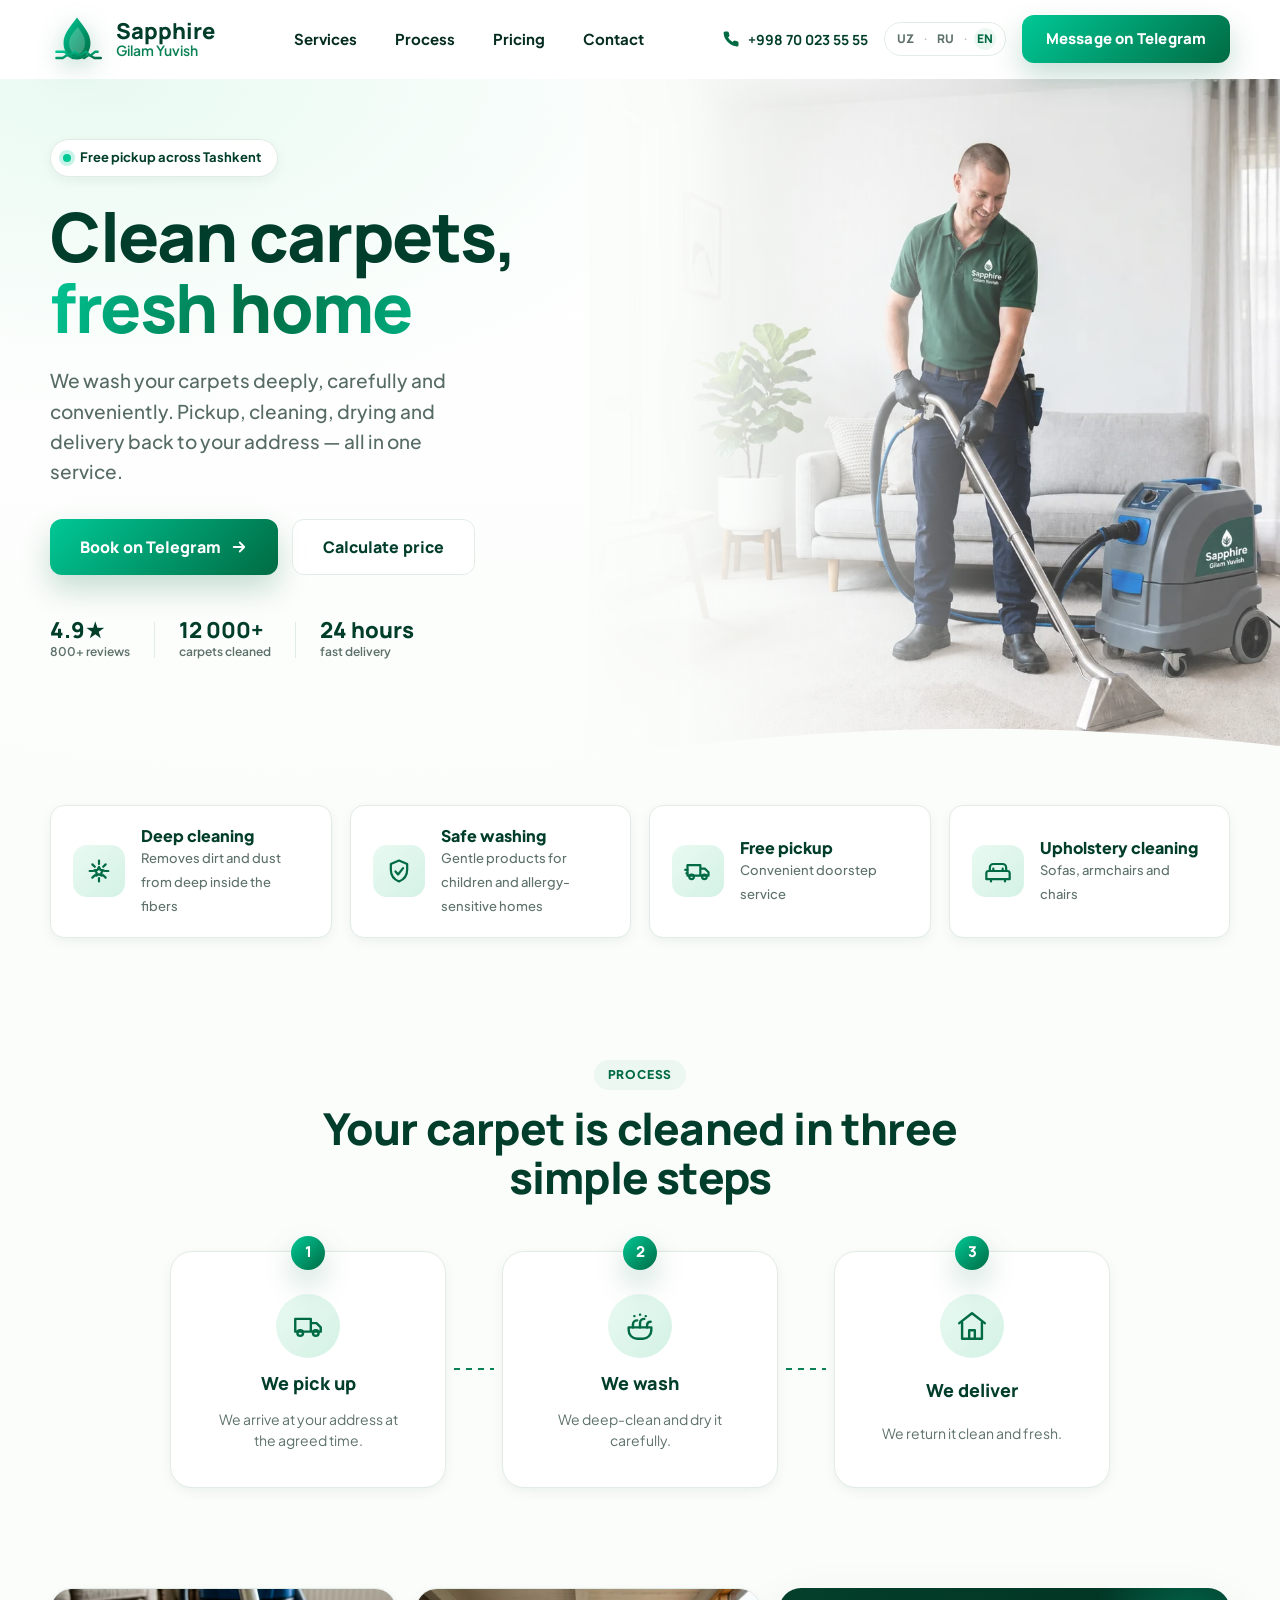
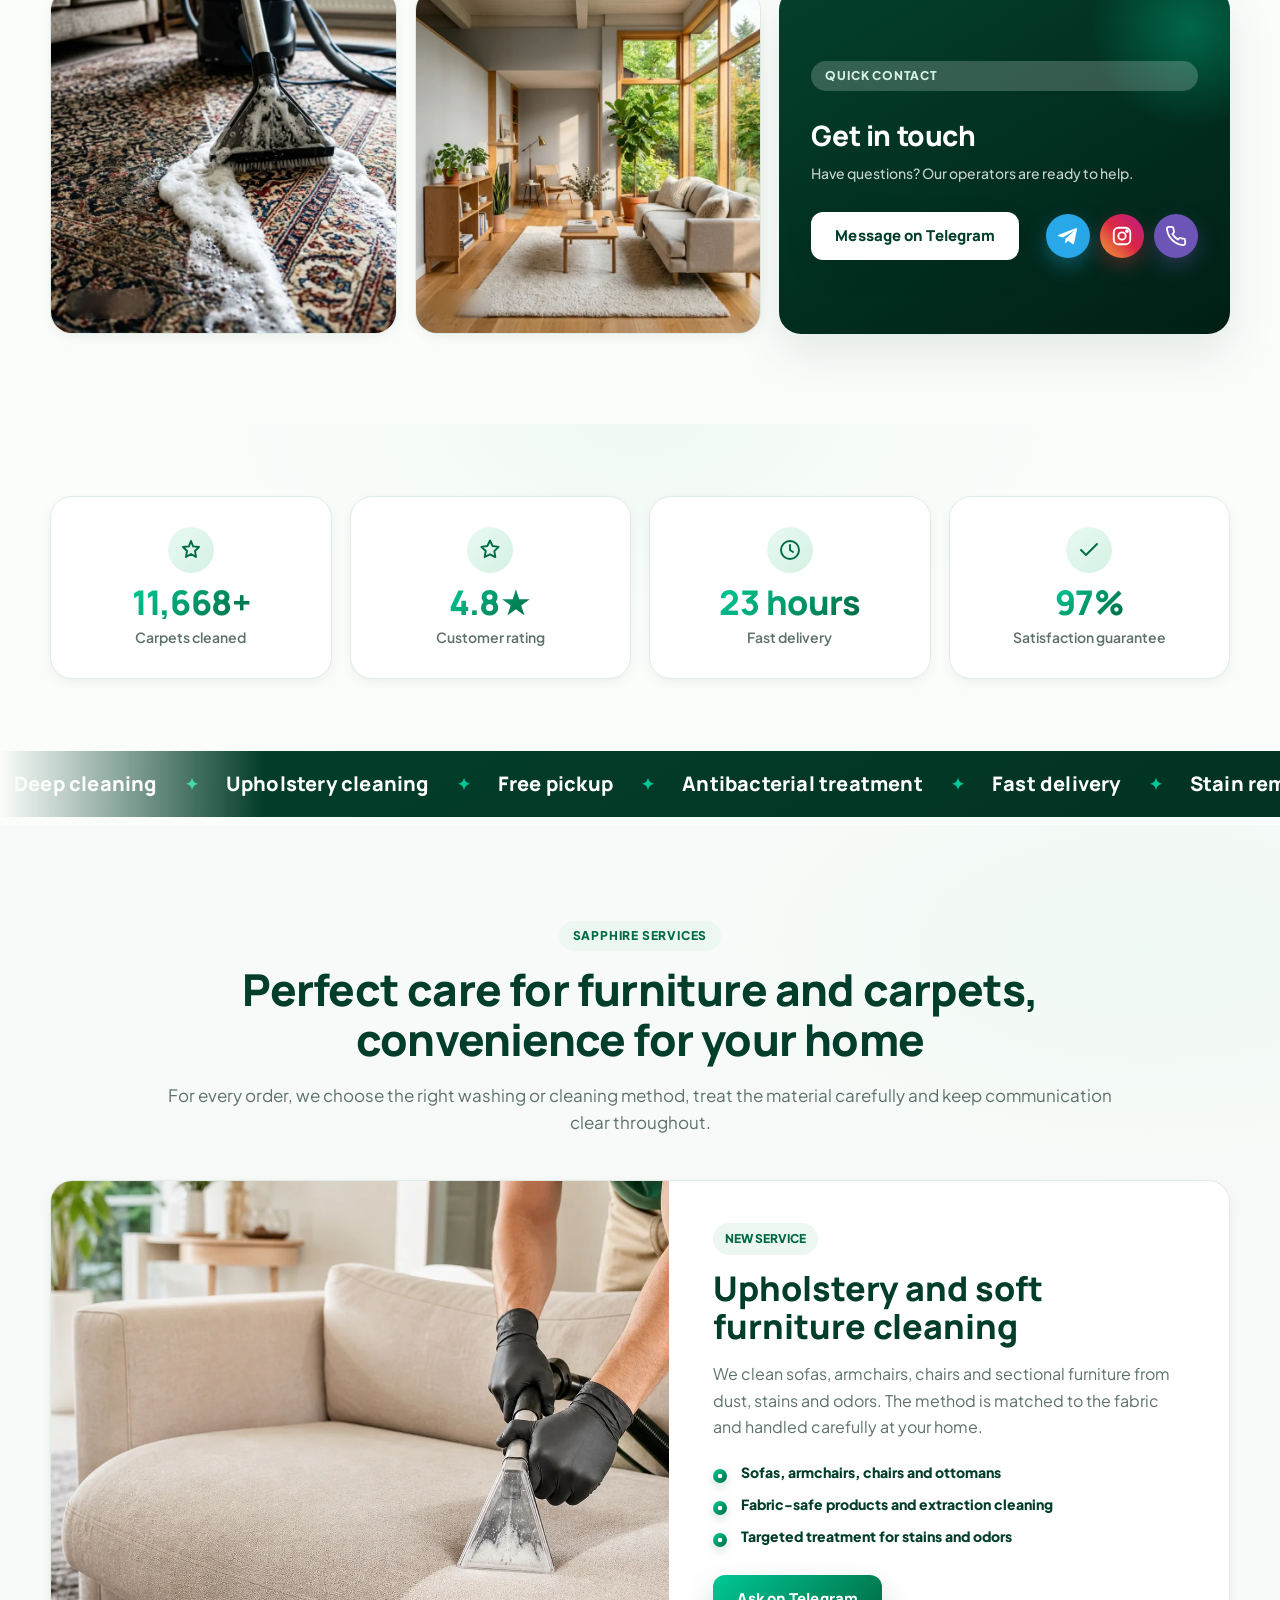
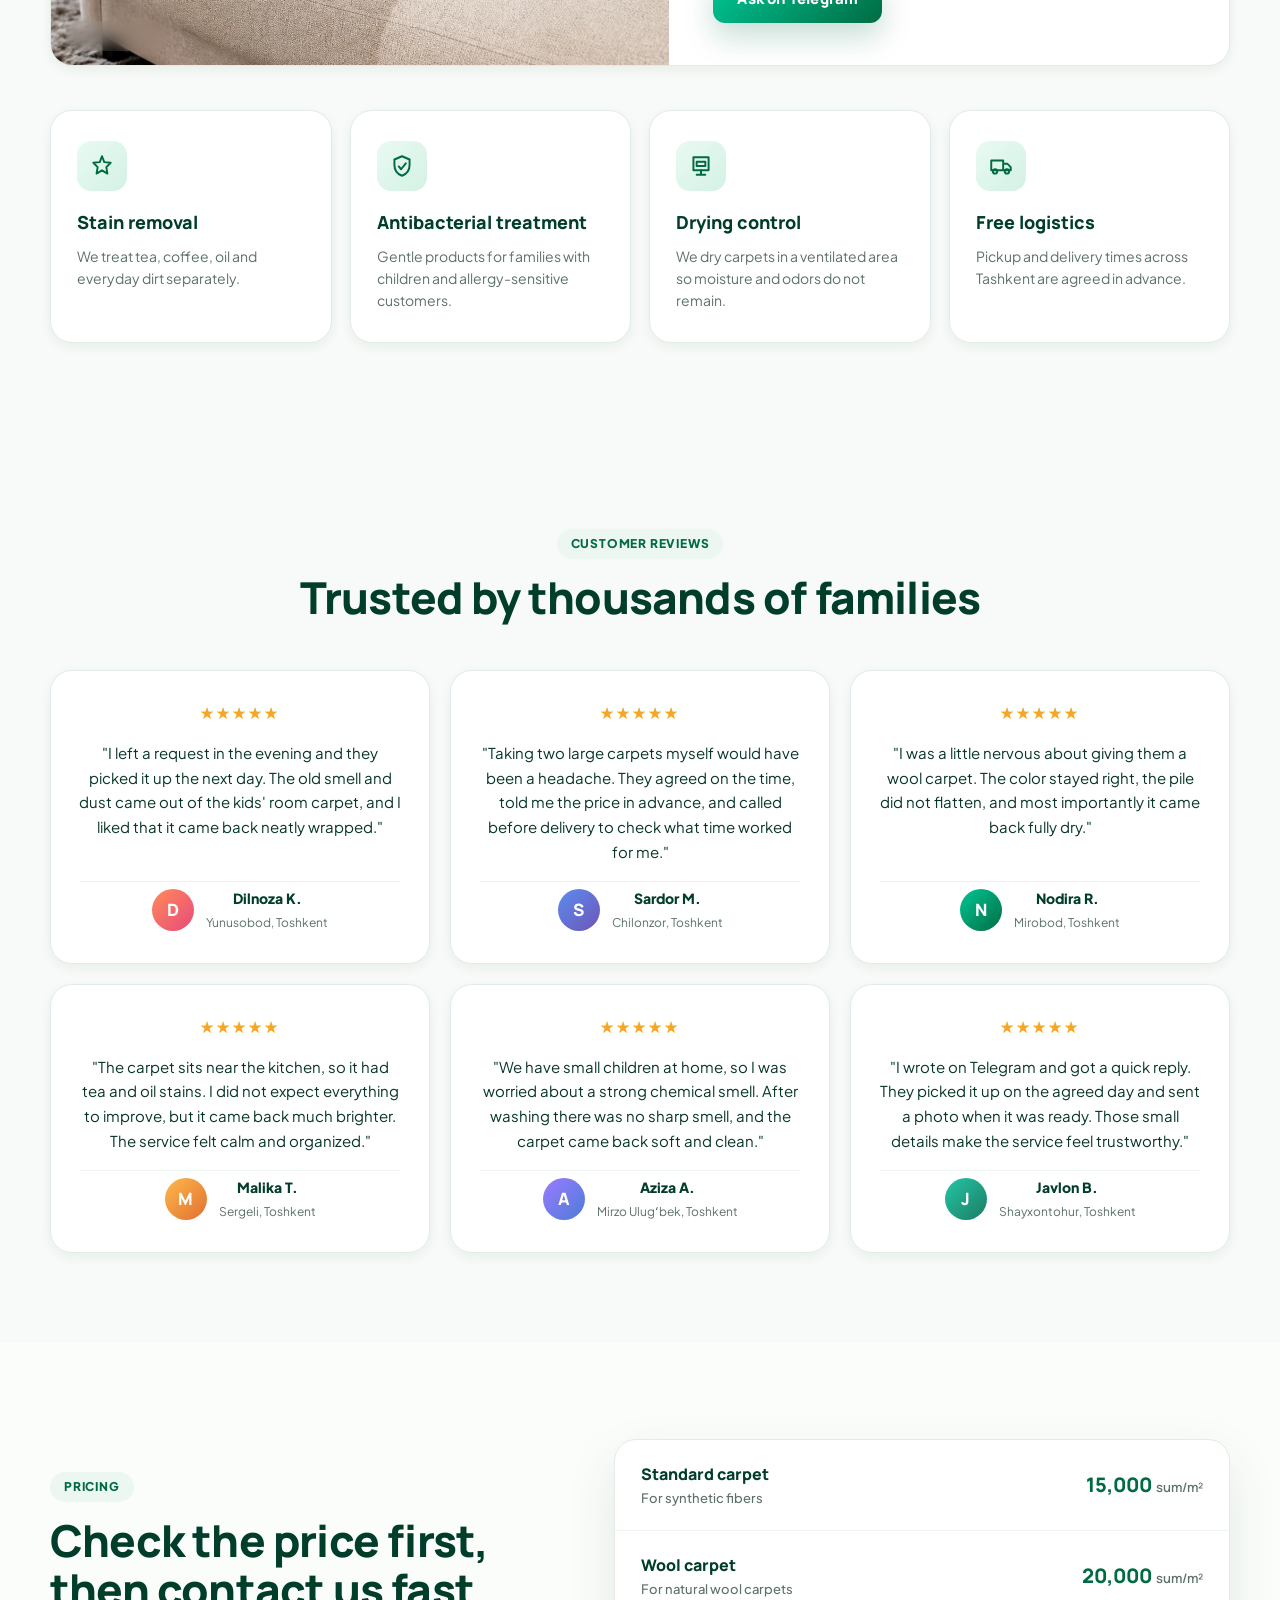
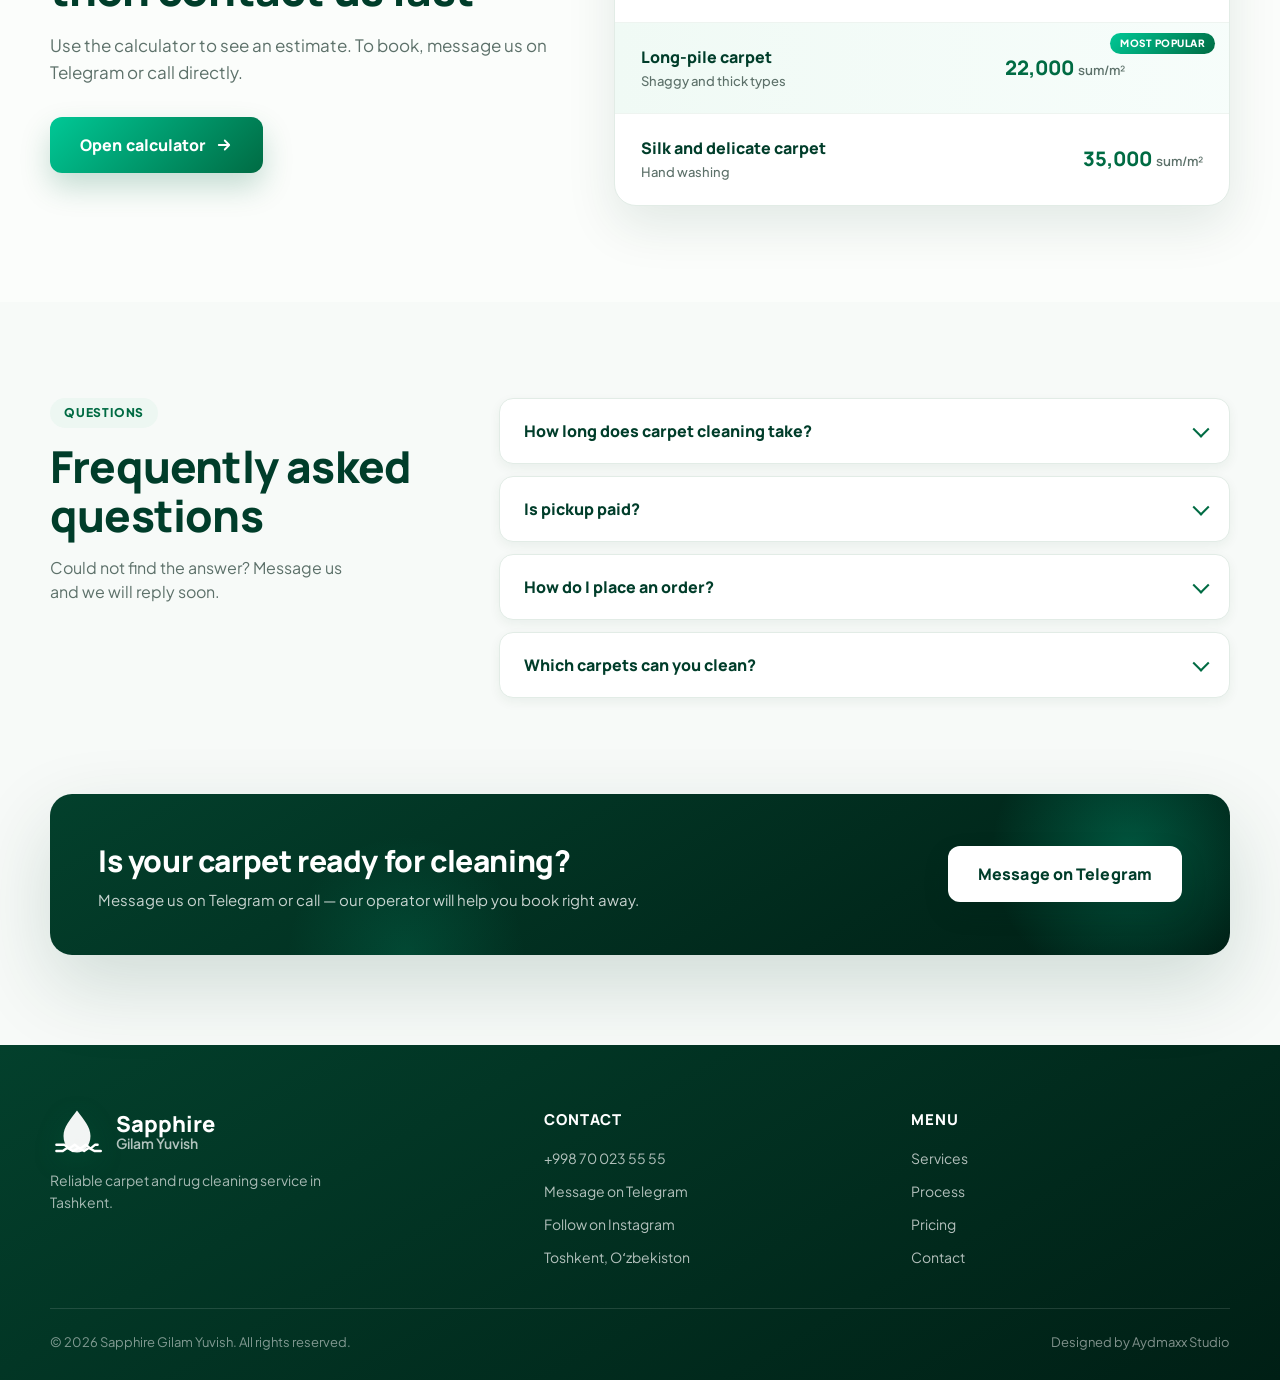
<file: en/index.html>
<!DOCTYPE html>
<html lang="en">
<head>
  <meta charset="UTF-8">
  <meta name="viewport" content="width=device-width, initial-scale=1.0">
  <title>Carpet Cleaning Tashkent — carpet washing service | Sapphire Gilam Yuvish</title>
  <meta name="description" content="Professional carpet washing and cleaning service in Tashkent. We pick up your carpets, rugs and upholstery for free, wash them, apply antibacterial treatment and deliver them back. Order via Telegram or by phone.">
  <meta name="keywords" content="carpet cleaning Tashkent, carpet washing Tashkent, rug cleaning, upholstery cleaning, gilam yuvish, стирка ковров Ташкент">
  <meta name="author" content="Sapphire Gilam Yuvish">
  <meta name="robots" content="index, follow, max-image-preview:large, max-snippet:-1, max-video-preview:-1">
  <meta name="language" content="English">
  <meta name="geo.region" content="UZ-TK">
  <meta name="geo.placename" content="Tashkent">
  <meta name="geo.position" content="41.311081;69.240562">
  <meta name="ICBM" content="41.311081, 69.240562">
  <link rel="canonical" href="https://yuvamiz.uz/en/">
  <link rel="alternate" hreflang="uz" href="https://yuvamiz.uz/">
  <link rel="alternate" hreflang="ru" href="https://yuvamiz.uz/ru/">
  <link rel="alternate" hreflang="en" href="https://yuvamiz.uz/en/">
  <link rel="alternate" hreflang="x-default" href="https://yuvamiz.uz/">
  <meta property="og:type" content="website">
  <meta property="og:site_name" content="Sapphire Gilam Yuvish">
  <meta property="og:locale" content="en_US">
  <meta property="og:locale:alternate" content="uz_UZ">
  <meta property="og:locale:alternate" content="ru_RU">
  <meta property="og:title" content="Carpet Cleaning Tashkent — Sapphire Gilam Yuvish">
  <meta property="og:description" content="Professional carpet washing and cleaning in Tashkent. Free pickup, washing and delivery back to your address.">
  <meta property="og:url" content="https://yuvamiz.uz/en/">
  <meta property="og:image" content="https://yuvamiz.uz/images/hero_cleaner_sapphire.png">
  <meta property="og:image:alt" content="Sapphire Gilam Yuvish — carpet cleaning service in Tashkent">
  <meta name="twitter:card" content="summary_large_image">
  <meta name="twitter:title" content="Carpet Cleaning Tashkent — Sapphire Gilam Yuvish">
  <meta name="twitter:description" content="Professional carpet washing and cleaning in Tashkent. Free pickup, washing and delivery.">
  <meta name="twitter:image" content="https://yuvamiz.uz/images/hero_cleaner_sapphire.png">
  <link rel="icon" href="data:image/svg+xml,%3Csvg xmlns='http://www.w3.org/2000/svg' viewBox='0 0 64 64'%3E%3Cdefs%3E%3ClinearGradient id='g' x1='0' y1='0' x2='1' y2='1'%3E%3Cstop offset='0' stop-color='%2300c896'/%3E%3Cstop offset='1' stop-color='%23006b43'/%3E%3C/linearGradient%3E%3C/defs%3E%3Cpath fill='url(%23g)' d='M32 4c9 12 18 23 18 36 0 12-8 20-18 20S14 52 14 40C14 27 23 16 32 4Z'/%3E%3C/svg%3E">
  <link rel="preconnect" href="https://fonts.googleapis.com">
  <link rel="preconnect" href="https://fonts.gstatic.com" crossorigin>
  <link href="https://fonts.googleapis.com/css2?family=Plus+Jakarta+Sans:wght@400;500;600;700;800&family=Manrope:wght@500;600;700;800&display=swap" rel="stylesheet">
  <link rel="stylesheet" href="../style.css">
  <script type="application/ld+json">
  {
    "@context": "https://schema.org",
    "@graph": [
      {
        "@type": ["LocalBusiness", "DryCleaningOrLaundry"],
        "@id": "https://yuvamiz.uz/#business",
        "name": "Sapphire Gilam Yuvish",
        "alternateName": "Sapphire — carpet cleaning in Tashkent",
        "description": "Professional carpet and upholstery washing and cleaning service in Tashkent. Free pickup and delivery.",
        "url": "https://yuvamiz.uz/",
        "telephone": "+998700235555",
        "image": "https://yuvamiz.uz/images/hero_cleaner_sapphire.png",
        "logo": "https://yuvamiz.uz/images/hero_cleaner_sapphire.png",
        "priceRange": "$$",
        "currenciesAccepted": "UZS",
        "address": {
          "@type": "PostalAddress",
          "addressLocality": "Tashkent",
          "addressRegion": "Tashkent City",
          "addressCountry": "UZ"
        },
        "geo": {
          "@type": "GeoCoordinates",
          "latitude": 41.311081,
          "longitude": 69.240562
        },
        "areaServed": {
          "@type": "City",
          "name": "Tashkent"
        },
        "sameAs": [
          "https://instagram.com/orzupremium",
          "https://t.me/orzupremium"
        ],
        "openingHoursSpecification": [
          {
            "@type": "OpeningHoursSpecification",
            "dayOfWeek": ["Monday", "Tuesday", "Wednesday", "Thursday", "Friday", "Saturday", "Sunday"],
            "opens": "09:00",
            "closes": "21:00"
          }
        ]
      },
      {
        "@type": "WebSite",
        "@id": "https://yuvamiz.uz/#website",
        "url": "https://yuvamiz.uz/",
        "name": "Sapphire Gilam Yuvish",
        "inLanguage": "en",
        "publisher": { "@id": "https://yuvamiz.uz/#business" }
      },
      {
        "@type": "FAQPage",
        "@id": "https://yuvamiz.uz/en/#faq",
        "inLanguage": "en",
        "mainEntity": [
          {
            "@type": "Question",
            "name": "How long does carpet cleaning take?",
            "acceptedAnswer": {
              "@type": "Answer",
              "text": "Usually within 2-4 days. We confirm timing in advance based on carpet type, stains and weather."
            }
          },
          {
            "@type": "Question",
            "name": "Is pickup paid?",
            "acceptedAnswer": {
              "@type": "Answer",
              "text": "Pickup and delivery within Tashkent city are free."
            }
          },
          {
            "@type": "Question",
            "name": "How do I place an order?",
            "acceptedAnswer": {
              "@type": "Answer",
              "text": "Message us on Telegram or call. Our operator will confirm the carpet or furniture type, price and pickup time."
            }
          },
          {
            "@type": "Question",
            "name": "Which carpets can you clean?",
            "acceptedAnswer": {
              "@type": "Answer",
              "text": "We clean standard synthetic, wool, long-pile and silk carpets with specialized methods."
            }
          }
        ]
      }
    ]
  }
  </script>
</head>
<body>
  <header class="site-header" id="site-header">
    <div class="container header-container">
      <a href="#" class="logo" aria-label="Sapphire Gilam Yuvish home">
        <svg class="logo-icon" viewBox="0 0 68 58" aria-hidden="true">
          <defs>
            <linearGradient id="logoGrad" x1="0" y1="0" x2="1" y2="1">
              <stop offset="0" stop-color="#00c896"/>
              <stop offset="1" stop-color="#006b43"/>
            </linearGradient>
          </defs>
          <path d="M34 2c9 12 17 21 17 32 0 12-8 21-17 21S17 46 17 34C17 23 25 14 34 2Z" fill="url(#logoGrad)"/>
          <path d="M35 14c5 7 9 13 9 20 0 8-4 14-10 14-6 0-10-6-10-14 0-7 5-13 11-20Z" fill="#ffffff" opacity=".22"/>
          <path d="M8 45h10l6 5 7-5 7 5 7-5 6 5 6-5h3M8 53h8l6-4 7 4 7-4 7 4 6-4 7 4h8" fill="none" stroke="url(#logoGrad)" stroke-width="3" stroke-linecap="round" stroke-linejoin="round"/>
        </svg>
        <span class="logo-copy">
          <span class="logo-title">Sapphire</span>
          <span class="logo-subtitle">Gilam Yuvish</span>
        </span>
      </a>

      <nav class="desktop-nav" aria-label="Main menu">
        <a href="#services">Services</a>
        <a href="#process">Process</a>
        <a href="#pricing">Pricing</a>
        <a href="#contact">Contact</a>
      </nav>

      <div class="header-actions">
        <a class="header-phone" href="tel:+998700235555" aria-label="Call +998 70 023 55 55">
          <svg viewBox="0 0 24 24" aria-hidden="true">
            <path d="M22 16.9v3a2 2 0 0 1-2.2 2A19.8 19.8 0 0 1 11.2 19 19.5 19.5 0 0 1 5 12.8 19.8 19.8 0 0 1 2.1 4.2 2 2 0 0 1 4.1 2h3a2 2 0 0 1 2 1.7c.1 1 .4 1.9.7 2.8a2 2 0 0 1-.4 2.1L8.1 9.9a16 16 0 0 0 6 6l1.3-1.3a2 2 0 0 1 2.1-.4c.9.3 1.8.6 2.8.7A2 2 0 0 1 22 16.9Z"/>
          </svg>
          <span>+998 70 023 55 55</span>
        </a>
        <div class="lang-switcher" aria-label="Choose language">
          <a href="/" class="lang-link" hreflang="uz">UZ</a>
          <span class="lang-sep" aria-hidden="true">·</span>
          <a href="/ru/" class="lang-link" hreflang="ru">RU</a>
          <span class="lang-sep" aria-hidden="true">·</span>
          <a href="/en/" class="lang-link is-active" hreflang="en" aria-current="page">EN</a>
        </div>
        <a class="btn btn-primary telegram-cta" href="https://t.me/orzupremium" target="_blank" rel="noopener noreferrer">Message on Telegram</a>
        <button id="menu-trigger" class="menu-trigger" type="button" aria-label="Open menu" aria-expanded="false" aria-controls="mobile-nav">
          <span></span>
          <span></span>
          <span></span>
        </button>
      </div>
    </div>
  </header>

  <div id="mobile-nav" class="mobile-nav" aria-hidden="true">
    <nav class="mobile-nav-panel" aria-label="Mobile menu">
      <a class="mobile-nav-link" href="#services">Services</a>
      <a class="mobile-nav-link" href="#process">Process</a>
      <a class="mobile-nav-link" href="#pricing">Pricing</a>
      <a class="mobile-nav-link" href="#contact">Contact</a>
      <div class="lang-switcher lang-switcher-mobile" aria-label="Choose language">
        <a href="/" class="lang-link" hreflang="uz">UZ</a>
        <span class="lang-sep" aria-hidden="true">·</span>
        <a href="/ru/" class="lang-link" hreflang="ru">RU</a>
        <span class="lang-sep" aria-hidden="true">·</span>
        <a href="/en/" class="lang-link is-active" hreflang="en" aria-current="page">EN</a>
      </div>
      <a class="btn btn-primary telegram-cta mobile-nav-link" href="https://t.me/orzupremium" target="_blank" rel="noopener noreferrer">Message on Telegram</a>
    </nav>
  </div>

  <main>
    <!-- HERO -->
    <section class="hero-section" aria-labelledby="hero-title">
      <div class="hero-glow" aria-hidden="true"></div>
      <div class="hero-art" aria-hidden="true">
        <img src="../images/hero_cleaner_sapphire.webp" alt="" fetchpriority="high" decoding="async">
      </div>
      <div class="container hero-container">
        <div class="hero-copy reveal">
          <span class="hero-badge">
            <span class="hero-badge-dot"></span>
            Free pickup across Tashkent
          </span>
          <h1 id="hero-title">Clean carpets,<br><span class="text-gradient">fresh home</span></h1>
          <p>We wash your carpets deeply, carefully and conveniently. Pickup, cleaning, drying and delivery back to your address — all in one service.</p>
          <div class="hero-actions">
            <a class="btn btn-primary btn-large telegram-cta" href="https://t.me/orzupremium" target="_blank" rel="noopener noreferrer">
              Book on Telegram
              <svg viewBox="0 0 24 24" aria-hidden="true"><path d="M5 12h14M13 6l6 6-6 6"/></svg>
            </a>
            <button class="btn btn-ghost btn-large open-booking-btn">Calculate price</button>
          </div>
          <div class="hero-trust">
            <div class="hero-trust-item">
              <strong>4.9★</strong>
              <span>800+ reviews</span>
            </div>
            <span class="hero-trust-sep" aria-hidden="true"></span>
            <div class="hero-trust-item">
              <strong>12 000+</strong>
              <span>carpets cleaned</span>
            </div>
            <span class="hero-trust-sep" aria-hidden="true"></span>
            <div class="hero-trust-item">
              <strong>24 hours</strong>
              <span>fast delivery</span>
            </div>
          </div>
        </div>
      </div>
      <div class="hero-wave" aria-hidden="true">
        <svg viewBox="0 0 1440 120" preserveAspectRatio="none"><path d="M0,64 C240,120 480,120 720,80 C960,40 1200,40 1440,72 L1440,120 L0,120 Z"/></svg>
      </div>
    </section>

    <!-- FEATURES -->
    <section id="services" class="features-section" aria-label="Core services">
      <div class="container features-container">
        <article class="feature-card reveal">
          <span class="feature-icon" aria-hidden="true">
            <svg viewBox="0 0 24 24">
              <path d="M12 3v3M12 18v3M4 12h3M17 12h3M6.3 6.3l2.1 2.1M15.6 15.6l2.1 2.1M17.7 6.3l-2.1 2.1M8.4 15.6l-2.1 2.1"/>
              <path d="M12 8.5 13.2 11l2.8.4-2 1.9.5 2.7-2.5-1.3L9.5 16l.5-2.7-2-1.9 2.8-.4L12 8.5Z"/>
            </svg>
          </span>
          <div>
            <strong>Deep cleaning</strong>
            <small>Removes dirt and dust from deep inside the fibers</small>
          </div>
        </article>

        <article class="feature-card reveal">
          <span class="feature-icon" aria-hidden="true">
            <svg viewBox="0 0 24 24">
              <path d="M12 3 5 6v5c0 5 3.1 8.5 7 10 3.9-1.5 7-5 7-10V6l-7-3Z"/>
              <path d="M9 12.4 11.2 15 15.5 9.5"/>
            </svg>
          </span>
          <div>
            <strong>Safe washing</strong>
            <small>Gentle products for children and allergy-sensitive homes</small>
          </div>
        </article>

        <article class="feature-card reveal">
          <span class="feature-icon" aria-hidden="true">
            <svg viewBox="0 0 24 24">
              <path d="M3 7h11v9H3zM14 10h4l3 3v3h-7z"/>
              <path d="M6.5 19a2 2 0 1 0 0-4 2 2 0 0 0 0 4ZM17.5 19a2 2 0 1 0 0-4 2 2 0 0 0 0 4ZM3 11H1M3 14H2"/>
            </svg>
          </span>
          <div>
            <strong>Free pickup</strong>
            <small>Convenient doorstep service</small>
          </div>
        </article>

        <article class="feature-card reveal">
          <span class="feature-icon" aria-hidden="true">
            <svg viewBox="0 0 24 24">
              <path d="M5 12V9a3 3 0 0 1 3-3h8a3 3 0 0 1 3 3v3"/>
              <path d="M4 12h16a2 2 0 0 1 2 2v5H2v-5a2 2 0 0 1 2-2Z"/>
              <path d="M6 19v2M18 19v2M8 12v-2M16 12v-2"/>
            </svg>
          </span>
          <div>
            <strong>Upholstery cleaning</strong>
            <small>Sofas, armchairs and chairs</small>
          </div>
        </article>
      </div>
    </section>

    <!-- PROCESS -->
    <section id="process" class="process-section" aria-label="Work process">
      <div class="container">
        <div class="section-heading reveal" style="margin-bottom:48px">
          <span class="eyebrow">Process</span>
          <h2>Your carpet is cleaned in three simple steps</h2>
        </div>
      </div>
      <div class="container process-container">
        <article class="process-step reveal">
          <span class="step-num">1</span>
          <span class="step-icon" aria-hidden="true">
            <svg viewBox="0 0 24 24">
              <path d="M3 7h11v9H3zM14 10h4l3 3v3h-7z"/>
              <path d="M6.5 19a2 2 0 1 0 0-4 2 2 0 0 0 0 4ZM17.5 19a2 2 0 1 0 0-4 2 2 0 0 0 0 4Z"/>
            </svg>
          </span>
          <strong>We pick up</strong>
          <p>We arrive at your address at the agreed time.</p>
        </article>
        <span class="process-line" aria-hidden="true"></span>
        <article class="process-step reveal">
          <span class="step-num">2</span>
          <span class="step-icon" aria-hidden="true">
            <svg viewBox="0 0 24 24">
              <path d="M4 13h16v2a6 6 0 0 1-6 6h-4a6 6 0 0 1-6-6v-2Z"/>
              <path d="M7 13v-2c0-2 1.5-3 3-3M12 13v-3c0-2 1.5-3 3-3M17 13v-1.5c0-1.5 1-2.5 2.5-2.5"/>
              <path d="M8 5h.1M12 4h.1M16 5h.1"/>
            </svg>
          </span>
          <strong>We wash</strong>
          <p>We deep-clean and dry it carefully.</p>
        </article>
        <span class="process-line" aria-hidden="true"></span>
        <article class="process-step reveal">
          <span class="step-num">3</span>
          <span class="step-icon" aria-hidden="true">
            <svg viewBox="0 0 24 24">
              <path d="m3 10 9-7 9 7"/>
              <path d="M5 9.5V21h14V9.5M10 21v-6h4v6"/>
            </svg>
          </span>
          <strong>We deliver</strong>
          <p>We return it clean and fresh.</p>
        </article>
      </div>
    </section>

    <!-- SHOWCASE -->
    <section class="showcase-section" aria-label="Results">
      <div class="container showcase-grid">
        <article class="showcase-card image-card reveal">
          <picture>
            <source srcset="../images/carpet_scrubbing.webp" type="image/webp">
            <img src="../images/carpet_scrubbing.png" alt="Carpet being deep-cleaned" loading="lazy" decoding="async">
          </picture>
          <span class="image-card-tag">Deep wash</span>
        </article>
        <article class="showcase-card image-card reveal">
          <picture>
            <source srcset="../images/clean_living_room.webp" type="image/webp">
            <img src="../images/clean_living_room.png" alt="Room with a clean carpet" loading="lazy" decoding="async">
          </picture>
          <span class="image-card-tag">Result</span>
        </article>
        <article class="showcase-card contact-card reveal">
          <div class="contact-card-inner">
            <span class="eyebrow eyebrow-light">Quick contact</span>
            <h2>Get in touch</h2>
            <p>Have questions? Our operators are ready to help.</p>
            <div class="contact-actions">
              <a class="btn btn-white" href="https://t.me/orzupremium" target="_blank" rel="noopener noreferrer">Message on Telegram</a>
              <div class="social-links" aria-label="Quick contact">
                <a class="social-btn telegram" href="https://t.me/orzupremium" target="_blank" rel="noopener noreferrer" aria-label="Telegram">
                  <svg viewBox="0 0 24 24" aria-hidden="true">
                    <path d="M21.8 4.6 18.6 20c-.2 1-.8 1.2-1.6.7l-4.8-3.5-2.3 2.2c-.3.3-.5.5-1 .5l.3-4.9 9-8.1c.4-.3-.1-.5-.6-.2L6.5 13.7 1.8 12.2c-1-.3-1-1 .2-1.5L20.3 3.6c.9-.3 1.7.2 1.5 1Z"/>
                  </svg>
                </a>
                <a class="social-btn instagram" href="https://instagram.com/orzupremium" target="_blank" rel="noopener noreferrer" aria-label="Instagram">
                  <svg viewBox="0 0 24 24" aria-hidden="true">
                    <rect x="3" y="3" width="18" height="18" rx="5"/>
                    <circle cx="12" cy="12" r="4"/>
                    <circle cx="17.4" cy="6.6" r="1.1"/>
                  </svg>
                </a>
                <a class="social-btn phone" href="tel:+998700235555" aria-label="Phone">
                  <svg viewBox="0 0 24 24" aria-hidden="true">
                    <path d="M22 16.9v3a2 2 0 0 1-2.2 2A19.8 19.8 0 0 1 11.2 19 19.5 19.5 0 0 1 5 12.8 19.8 19.8 0 0 1 2.1 4.2 2 2 0 0 1 4.1 2h3a2 2 0 0 1 2 1.7c.1 1 .4 1.9.7 2.8a2 2 0 0 1-.4 2.1L8.1 9.9a16 16 0 0 0 6 6l1.3-1.3a2 2 0 0 1 2.1-.4c.9.3 1.8.6 2.8.7A2 2 0 0 1 22 16.9Z"/>
                  </svg>
                </a>
              </div>
            </div>
          </div>
          <span class="contact-card-deco" aria-hidden="true"></span>
        </article>
      </div>
    </section>

    <!-- STATS -->
    <section class="stats-section" aria-label="By the numbers">
      <div class="container stats-grid">
        <div class="stat-item reveal">
          <div class="stat-icon" aria-hidden="true">
            <svg viewBox="0 0 24 24"><path d="M12 3l2.1 5.4L20 9l-4 4 1 6-5-3-5 3 1-6-4-4 5.9-.6L12 3Z"/></svg>
          </div>
          <strong class="counter" data-target="12000" data-suffix="+">0</strong>
          <span>Carpets cleaned</span>
        </div>
        <div class="stat-item reveal">
          <div class="stat-icon" aria-hidden="true">
            <svg viewBox="0 0 24 24"><path d="M12 2.5 14.6 8l6 .9-4.3 4.2 1 6L12 16.4 6.7 19l1-6L3.4 8.9l6-.9L12 2.5Z"/></svg>
          </div>
          <strong class="counter" data-target="4.9" data-decimals="1" data-suffix="★">0</strong>
          <span>Customer rating</span>
        </div>
        <div class="stat-item reveal">
          <div class="stat-icon" aria-hidden="true">
            <svg viewBox="0 0 24 24"><circle cx="12" cy="12" r="9"/><path d="M12 7v5l3 2"/></svg>
          </div>
          <strong class="counter" data-target="24" data-suffix=" hours">0</strong>
          <span>Fast delivery</span>
        </div>
        <div class="stat-item reveal">
          <div class="stat-icon" aria-hidden="true">
            <svg viewBox="0 0 24 24"><path d="M20 6 9 17l-5-5"/></svg>
          </div>
          <strong class="counter" data-target="100" data-suffix="%">0</strong>
          <span>Satisfaction guarantee</span>
        </div>
      </div>
    </section>

    <!-- MARQUEE -->
    <section class="marquee-section" aria-hidden="true">
      <div class="marquee">
        <div class="marquee-track">
          <span>Deep cleaning</span><span class="marquee-dot">✦</span>
          <span>Upholstery cleaning</span><span class="marquee-dot">✦</span>
          <span>Free pickup</span><span class="marquee-dot">✦</span>
          <span>Antibacterial treatment</span><span class="marquee-dot">✦</span>
          <span>Fast delivery</span><span class="marquee-dot">✦</span>
          <span>Stain removal</span><span class="marquee-dot">✦</span>
          <span>Fresh-scent drying</span><span class="marquee-dot">✦</span>
          <span>Deep cleaning</span><span class="marquee-dot">✦</span>
          <span>Upholstery cleaning</span><span class="marquee-dot">✦</span>
          <span>Free pickup</span><span class="marquee-dot">✦</span>
          <span>Antibacterial treatment</span><span class="marquee-dot">✦</span>
          <span>Fast delivery</span><span class="marquee-dot">✦</span>
          <span>Stain removal</span><span class="marquee-dot">✦</span>
          <span>Fresh-scent drying</span><span class="marquee-dot">✦</span>
        </div>
      </div>
    </section>

    <!-- DETAILS / SERVICES -->
    <section class="details-section">
      <div class="container section-heading reveal">
        <span class="eyebrow">Sapphire services</span>
        <h2>Perfect care for furniture and carpets, convenience for your home</h2>
        <p>For every order, we choose the right washing or cleaning method, treat the material carefully and keep communication clear throughout.</p>
      </div>
      <article class="container service-highlight reveal">
        <div class="service-highlight-media">
          <picture>
            <source srcset="../images/upholstery_cleaning.webp" type="image/webp">
            <img src="../images/upholstery_cleaning.png" alt="Professional upholstery cleaning with an extraction tool" loading="lazy" decoding="async">
          </picture>
          <span class="image-card-tag">Soft furniture</span>
        </div>
        <div class="service-highlight-copy">
          <span class="service-highlight-kicker">New service</span>
          <h3>Upholstery and soft furniture cleaning</h3>
          <p>We clean sofas, armchairs, chairs and sectional furniture from dust, stains and odors. The method is matched to the fabric and handled carefully at your home.</p>
          <ul class="service-highlight-list">
            <li>Sofas, armchairs, chairs and ottomans</li>
            <li>Fabric-safe products and extraction cleaning</li>
            <li>Targeted treatment for stains and odors</li>
          </ul>
          <a class="btn btn-primary service-highlight-action" href="https://t.me/orzupremium" target="_blank" rel="noopener noreferrer">Ask on Telegram</a>
        </div>
      </article>
      <div class="container service-grid">
        <article class="service-card reveal">
          <span class="service-card-icon" aria-hidden="true">
            <svg viewBox="0 0 24 24"><path d="M12 3l2.1 5.4L20 9l-4 4 1 6-5-3-5 3 1-6-4-4 5.9-.6L12 3Z"/></svg>
          </span>
          <strong>Stain removal</strong>
          <p>We treat tea, coffee, oil and everyday dirt separately.</p>
        </article>
        <article class="service-card reveal">
          <span class="service-card-icon" aria-hidden="true">
            <svg viewBox="0 0 24 24"><path d="M12 3 5 6v5c0 5 3.1 8.5 7 10 3.9-1.5 7-5 7-10V6l-7-3Z"/><path d="M9 12.4 11.2 15 15.5 9.5"/></svg>
          </span>
          <strong>Antibacterial treatment</strong>
          <p>Gentle products for families with children and allergy-sensitive customers.</p>
        </article>
        <article class="service-card reveal">
          <span class="service-card-icon" aria-hidden="true">
            <svg viewBox="0 0 24 24"><path d="M5 4h14v12H5z"/><path d="M8 20h8M12 16v4"/><path d="M8 8h8v4H8z"/></svg>
          </span>
          <strong>Drying control</strong>
          <p>We dry carpets in a ventilated area so moisture and odors do not remain.</p>
        </article>
        <article class="service-card reveal">
          <span class="service-card-icon" aria-hidden="true">
            <svg viewBox="0 0 24 24"><path d="M3 7h11v9H3zM14 10h4l3 3v3h-7z"/><path d="M6.5 19a2 2 0 1 0 0-4 2 2 0 0 0 0 4ZM17.5 19a2 2 0 1 0 0-4 2 2 0 0 0 0 4Z"/></svg>
          </span>
          <strong>Free logistics</strong>
          <p>Pickup and delivery times across Tashkent are agreed in advance.</p>
        </article>
      </div>
    </section>

    <!-- TESTIMONIALS -->
    <section class="testimonials-section" aria-label="Customer reviews">
      <div class="container">
        <div class="section-heading reveal" style="margin-bottom:48px">
          <span class="eyebrow">Customer reviews</span>
          <h2>Trusted by thousands of families</h2>
        </div>
      </div>
      <div class="container testimonials-grid">
        <article class="testimonial-card reveal">
          <div class="testimonial-stars" aria-label="5 stars">★★★★★</div>
          <p>"I left a request in the evening and they picked it up the next day. The old smell and dust came out of the kids' room carpet, and I liked that it came back neatly wrapped."</p>
          <div class="testimonial-author">
            <span class="testimonial-avatar" style="--c1:#ff8a5b;--c2:#e84a7a">D</span>
            <span>
              <strong>Dilnoza K.</strong>
              <small>Yunusobod, Toshkent</small>
            </span>
          </div>
        </article>
        <article class="testimonial-card reveal">
          <div class="testimonial-stars" aria-label="5 stars">★★★★★</div>
          <p>"Taking two large carpets myself would have been a headache. They agreed on the time, told me the price in advance, and called before delivery to check what time worked for me."</p>
          <div class="testimonial-author">
            <span class="testimonial-avatar" style="--c1:#5b8def;--c2:#6d55b7">S</span>
            <span>
              <strong>Sardor M.</strong>
              <small>Chilonzor, Toshkent</small>
            </span>
          </div>
        </article>
        <article class="testimonial-card reveal">
          <div class="testimonial-stars" aria-label="5 stars">★★★★★</div>
          <p>"I was a little nervous about giving them a wool carpet. The color stayed right, the pile did not flatten, and most importantly it came back fully dry."</p>
          <div class="testimonial-author">
            <span class="testimonial-avatar" style="--c1:#00c896;--c2:#006b43">N</span>
            <span>
              <strong>Nodira R.</strong>
              <small>Mirobod, Toshkent</small>
            </span>
          </div>
        </article>
        <article class="testimonial-card reveal">
          <div class="testimonial-stars" aria-label="5 stars">★★★★★</div>
          <p>"The carpet sits near the kitchen, so it had tea and oil stains. I did not expect everything to improve, but it came back much brighter. The service felt calm and organized."</p>
          <div class="testimonial-author">
            <span class="testimonial-avatar" style="--c1:#ffb84d;--c2:#e0702f">M</span>
            <span>
              <strong>Malika T.</strong>
              <small>Sergeli, Toshkent</small>
            </span>
          </div>
        </article>
        <article class="testimonial-card reveal">
          <div class="testimonial-stars" aria-label="5 stars">★★★★★</div>
          <p>"We have small children at home, so I was worried about a strong chemical smell. After washing there was no sharp smell, and the carpet came back soft and clean."</p>
          <div class="testimonial-author">
            <span class="testimonial-avatar" style="--c1:#9a7bff;--c2:#4e7bd8">A</span>
            <span>
              <strong>Aziza A.</strong>
              <small>Mirzo Ulugʻbek, Toshkent</small>
            </span>
          </div>
        </article>
        <article class="testimonial-card reveal">
          <div class="testimonial-stars" aria-label="5 stars">★★★★★</div>
          <p>"I wrote on Telegram and got a quick reply. They picked it up on the agreed day and sent a photo when it was ready. Those small details make the service feel trustworthy."</p>
          <div class="testimonial-author">
            <span class="testimonial-avatar" style="--c1:#24c6a7;--c2:#1c7c63">J</span>
            <span>
              <strong>Javlon B.</strong>
              <small>Shayxontohur, Toshkent</small>
            </span>
          </div>
        </article>
      </div>
    </section>

    <!-- PRICING -->
    <section id="pricing" class="pricing-section">
      <div class="container pricing-layout">
        <div class="pricing-copy reveal">
          <span class="eyebrow">Pricing</span>
          <h2>Check the price first,<br>then contact us fast</h2>
          <p>Use the calculator to see an estimate. To book, message us on Telegram or call directly.</p>
          <button class="btn btn-primary btn-large open-booking-btn">
            Open calculator
            <svg viewBox="0 0 24 24" aria-hidden="true"><path d="M5 12h14M13 6l6 6-6 6"/></svg>
          </button>
        </div>
        <div class="price-list reveal" aria-label="Price list">
          <div class="price-row">
            <span class="price-row-label">
              <strong>Standard carpet</strong>
              <small>For synthetic fibers</small>
            </span>
            <span class="price-row-value">15,000 <em>sum/m²</em></span>
          </div>
          <div class="price-row">
            <span class="price-row-label">
              <strong>Wool carpet</strong>
              <small>For natural wool carpets</small>
            </span>
            <span class="price-row-value">20,000 <em>sum/m²</em></span>
          </div>
          <div class="price-row price-row-featured">
            <span class="price-row-label">
              <strong>Long-pile carpet</strong>
              <small>Shaggy and thick types</small>
            </span>
            <span class="price-row-value">22,000 <em>sum/m²</em></span>
            <span class="price-row-badge">Most popular</span>
          </div>
          <div class="price-row">
            <span class="price-row-label">
              <strong>Silk and delicate carpet</strong>
              <small>Hand washing</small>
            </span>
            <span class="price-row-value">35,000 <em>sum/m²</em></span>
          </div>
        </div>
      </div>
    </section>

    <!-- FAQ -->
    <section class="faq-section">
      <div class="container faq-layout">
        <div class="reveal">
          <span class="eyebrow">Questions</span>
          <h2>Frequently asked questions</h2>
          <p class="faq-intro">Could not find the answer? Message us and we will reply soon.</p>
        </div>
        <div class="faq-list">
          <details class="reveal">
            <summary>How long does carpet cleaning take?</summary>
            <p>Usually within 2-4 days. We confirm timing in advance based on carpet type, stains and weather.</p>
          </details>
          <details class="reveal">
            <summary>Is pickup paid?</summary>
            <p>Pickup and delivery within Tashkent city are free.</p>
          </details>
          <details class="reveal">
            <summary>How do I place an order?</summary>
            <p>Message us on Telegram or call. Our operator will confirm the carpet or furniture type, price and pickup time.</p>
          </details>
          <details class="reveal">
            <summary>Which carpets can you clean?</summary>
            <p>We clean standard synthetic, wool, long-pile and silk carpets with specialized methods.</p>
          </details>
        </div>
      </div>
    </section>

    <!-- CTA STRIP -->
    <section class="cta-strip-section">
      <div class="container cta-strip reveal">
        <div class="cta-strip-copy">
          <h2>Is your carpet ready for cleaning?</h2>
          <p>Message us on Telegram or call — our operator will help you book right away.</p>
        </div>
        <a class="btn btn-white btn-large" href="https://t.me/orzupremium" target="_blank" rel="noopener noreferrer">Message on Telegram</a>
      </div>
    </section>
  </main>

  <footer id="contact" class="site-footer">
    <div class="container footer-container">
      <div class="footer-brand">
        <a href="#" class="logo footer-logo" aria-label="Sapphire Gilam Yuvish">
          <svg class="logo-icon" viewBox="0 0 68 58" aria-hidden="true">
            <path d="M34 2c9 12 17 21 17 32 0 12-8 21-17 21S17 46 17 34C17 23 25 14 34 2Z" fill="#ffffff" opacity=".95"/>
            <path d="M8 45h10l6 5 7-5 7 5 7-5 6 5 6-5h3M8 53h8l6-4 7 4 7-4 7 4 6-4 7 4h8" fill="none" stroke="#ffffff" stroke-width="3" stroke-linecap="round" stroke-linejoin="round"/>
          </svg>
          <span class="logo-copy">
            <span class="logo-title">Sapphire</span>
            <span class="logo-subtitle">Gilam Yuvish</span>
          </span>
        </a>
        <p class="footer-tagline">Reliable carpet and rug cleaning service in Tashkent.</p>
      </div>

      <div class="footer-col">
        <h4>Contact</h4>
        <a href="tel:+998700235555">+998 70 023 55 55</a>
        <a href="https://t.me/orzupremium" target="_blank" rel="noopener">Message on Telegram</a>
        <a href="https://instagram.com/orzupremium" target="_blank" rel="noopener">Follow on Instagram</a>
        <span>Toshkent, Oʻzbekiston</span>
      </div>

      <div class="footer-col">
        <h4>Menu</h4>
        <a href="#services">Services</a>
        <a href="#process">Process</a>
        <a href="#pricing">Pricing</a>
        <a href="#contact">Contact</a>
      </div>
    </div>
    <div class="container footer-bottom">
      <span>&copy; 2026 Sapphire Gilam Yuvish. All rights reserved.</span>
      <a class="footer-credit" href="https://aydmaxx.uz/ig" target="_blank" rel="noopener noreferrer">Designed by Aydmaxx Studio</a>
    </div>
  </footer>

  <dialog id="booking-dialog" aria-labelledby="dialog-title">
    <div class="dialog-content">
      <button class="close-dialog-btn" type="button" aria-label="Close">
        <svg viewBox="0 0 24 24" aria-hidden="true">
          <path d="M18 6 6 18M6 6l12 12"/>
        </svg>
      </button>

      <div class="dialog-grid">
        <div class="calculator-panel">
          <h3>Price calculator</h3>
          <p>Calculate the cost of cleaning your carpet.</p>

          <div class="calc-group">
            <label class="calc-label" for="calc-area">
              <span>Carpet area</span>
              <span id="calc-area-value">25 m²</span>
            </label>
            <input type="range" id="calc-area" min="5" max="150" value="25" step="1" class="calc-slider">
            <div class="slider-marks">
              <span>5 m²</span>
              <span>75 m²</span>
              <span>150 m²</span>
            </div>
          </div>

          <div class="calc-group">
            <span class="calc-label-span">Carpet type</span>
            <div class="carpet-type-grid">
              <label class="type-card active">
                <input type="radio" name="carpet-type" value="standard" checked>
                <span class="type-icon">ST</span>
                <span class="type-name">Standard / Synthetic</span>
                <span class="type-price">15,000 sum / m²</span>
              </label>
              <label class="type-card">
                <input type="radio" name="carpet-type" value="wool">
                <span class="type-icon">WL</span>
                <span class="type-name">Wool</span>
                <span class="type-price">20,000 sum / m²</span>
              </label>
              <label class="type-card">
                <input type="radio" name="carpet-type" value="shaggy">
                <span class="type-icon">LP</span>
                <span class="type-name">Long pile</span>
                <span class="type-price">22,000 sum / m²</span>
              </label>
              <label class="type-card">
                <input type="radio" name="carpet-type" value="silk">
                <span class="type-icon">SL</span>
                <span class="type-name">Silk carpet</span>
                <span class="type-price">35,000 sum / m²</span>
              </label>
            </div>
          </div>

          <div class="calc-group">
            <span class="calc-label-span">Additional services</span>
            <div class="calc-checkbox-list">
              <label class="calc-checkbox-item">
                <input type="checkbox" id="opt-stain" value="5000">
                <span class="checkbox-box"></span>
                <span>Difficult stain removal (+5,000 sum/m²)</span>
              </label>
              <label class="calc-checkbox-item">
                <input type="checkbox" id="opt-anti" value="3000">
                <span class="checkbox-box"></span>
                <span>Antibacterial treatment (+3,000 sum/m²)</span>
              </label>
              <label class="calc-checkbox-item">
                <input type="checkbox" id="opt-deod" value="2000">
                <span class="checkbox-box"></span>
                <span>Deodorizing and fresh scent (+2,000 sum/m²)</span>
              </label>
            </div>
          </div>

          <div class="price-display-card">
            <span>Estimated price</span>
            <strong id="calculated-price">375,000 sum</strong>
            <small>Pickup and delivery are free.</small>
          </div>
        </div>

        <div class="order-form-panel instant-contact-panel">
          <h2 id="dialog-title">Contact us now</h2>
          <p>Checked the estimate? The fastest way to book is Telegram or a phone call.</p>

          <div class="instant-contact-actions">
            <a class="btn btn-primary btn-block btn-large" href="https://t.me/orzupremium" target="_blank" rel="noopener noreferrer">Message on Telegram</a>
            <a class="btn btn-ghost btn-block btn-large instant-phone-btn" href="tel:+998700235555">Call now</a>
          </div>
          <p class="instant-contact-note">Our operator will confirm the carpet or furniture type and agree on a convenient pickup time.</p>
        </div>
      </div>
    </div>
  </dialog>

  <div id="toast-container" class="toast-container" aria-live="polite"></div>
  <script src="../app.js"></script>
</body>
</html>
</file>
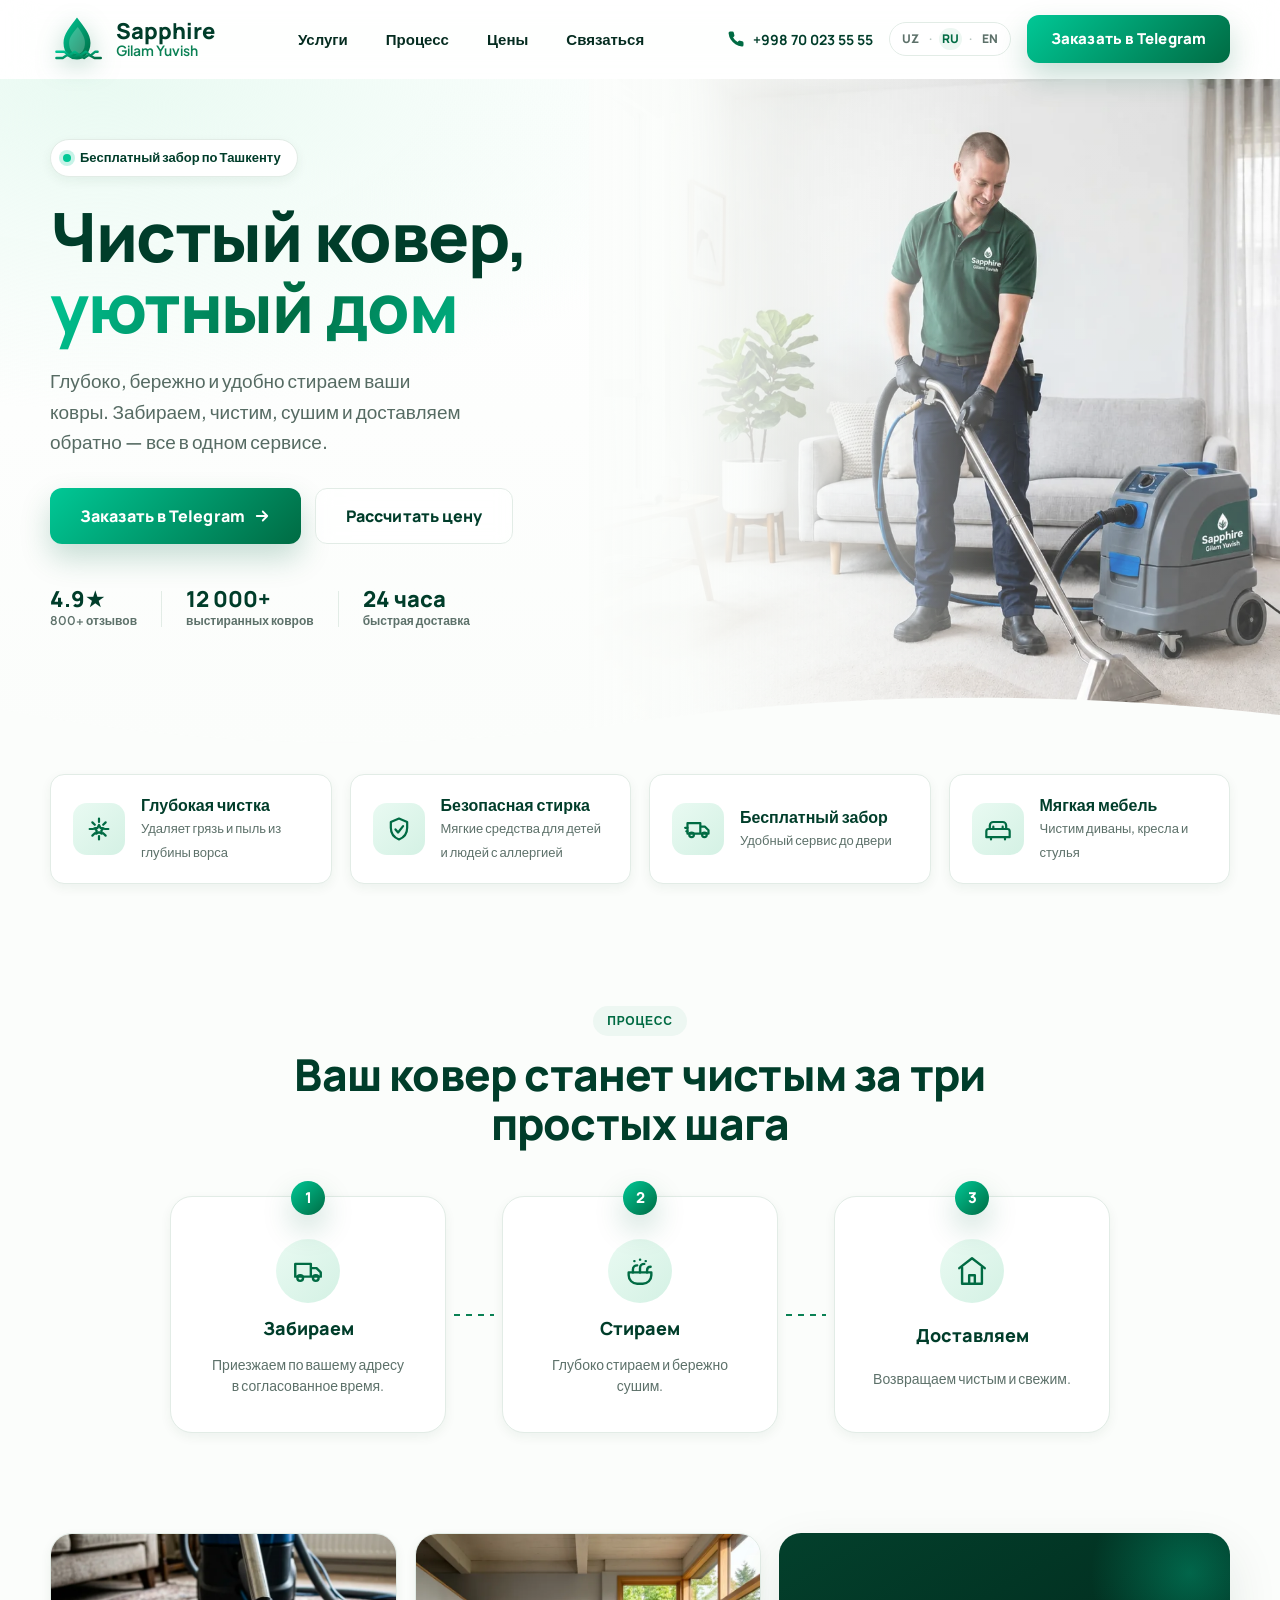
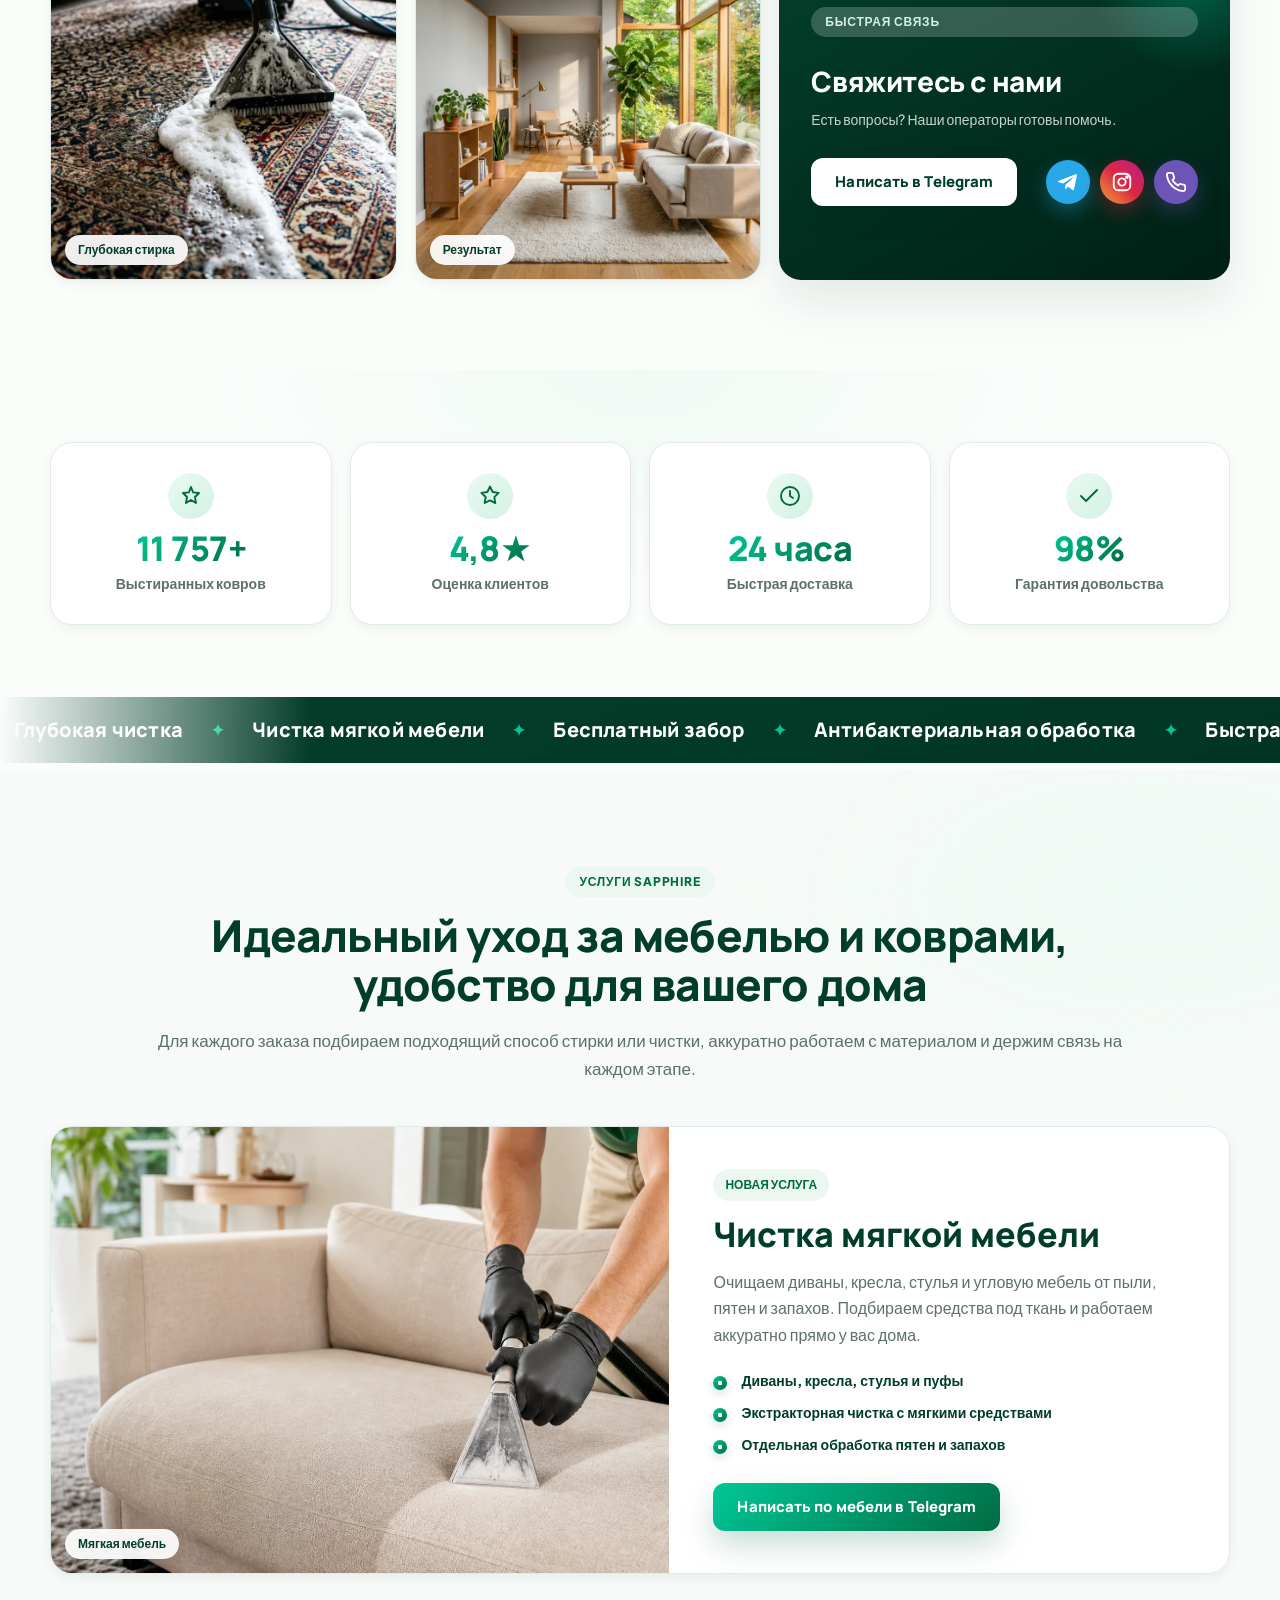
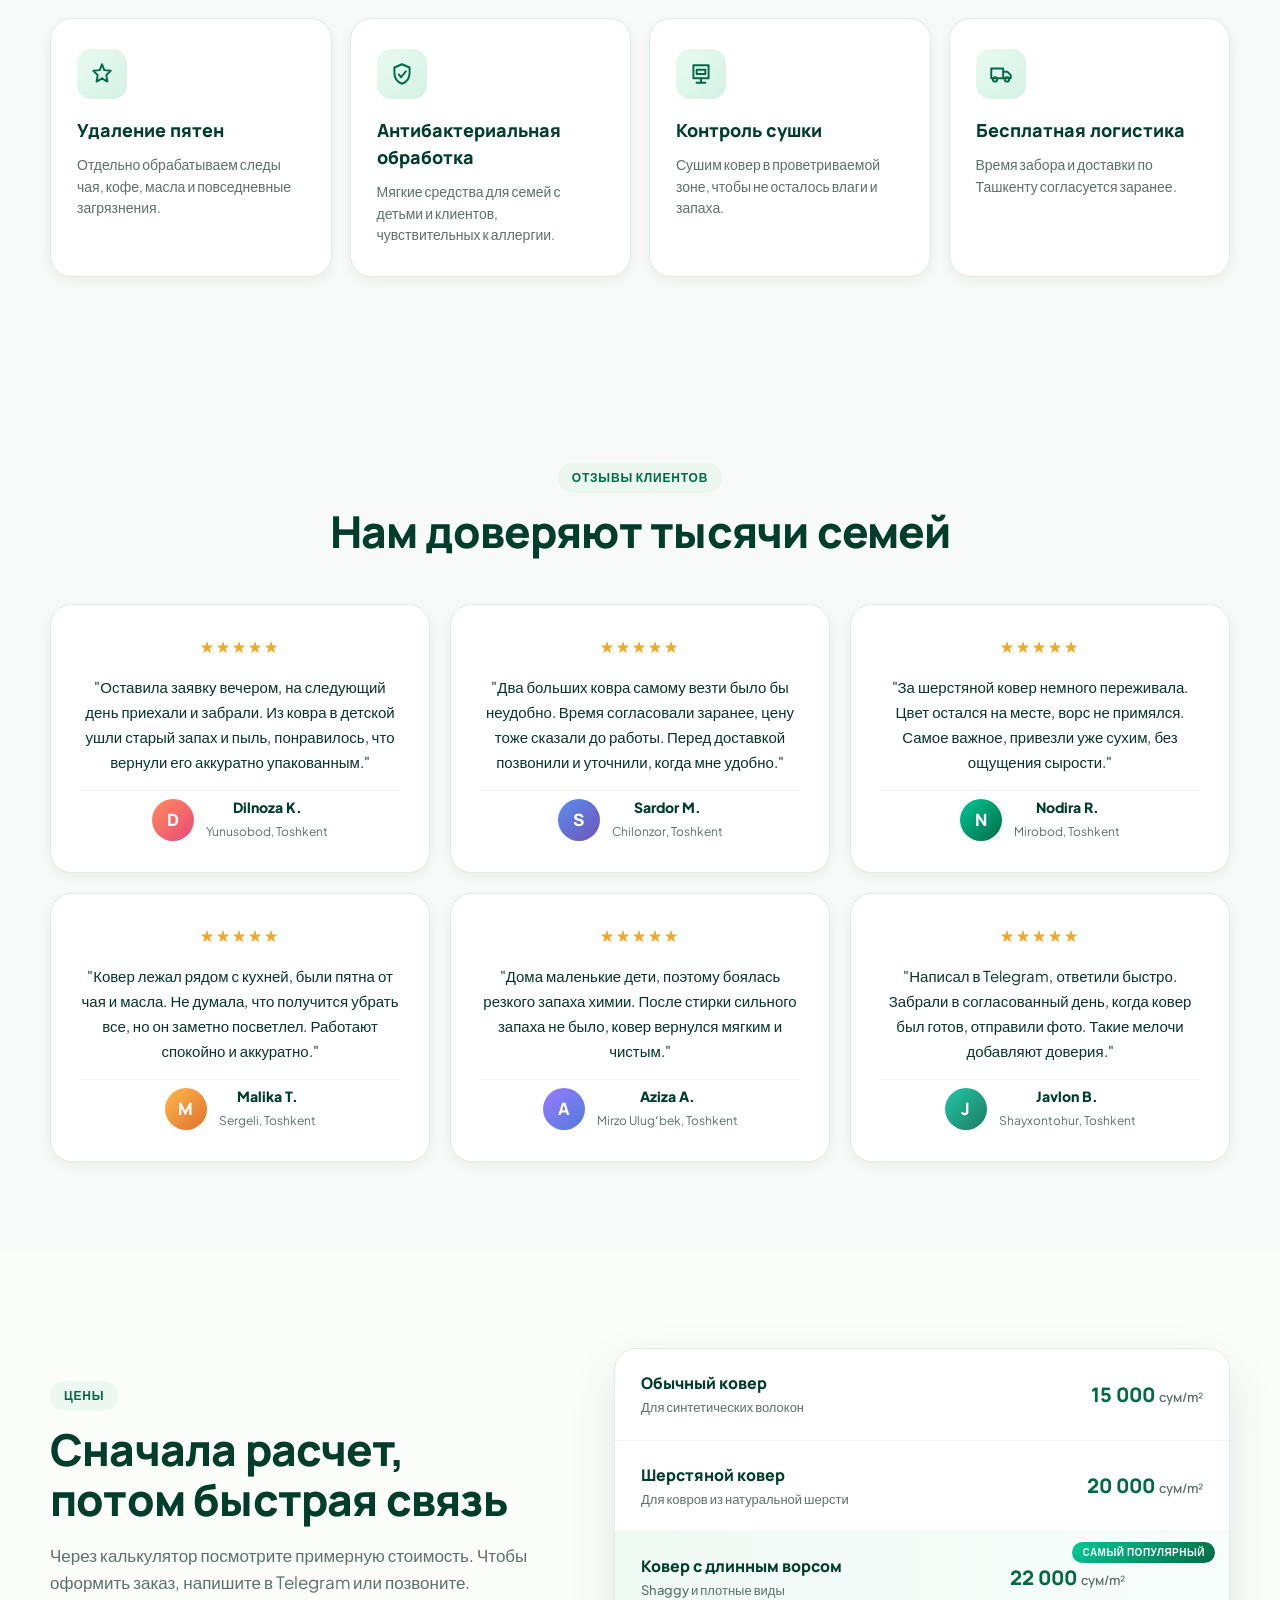
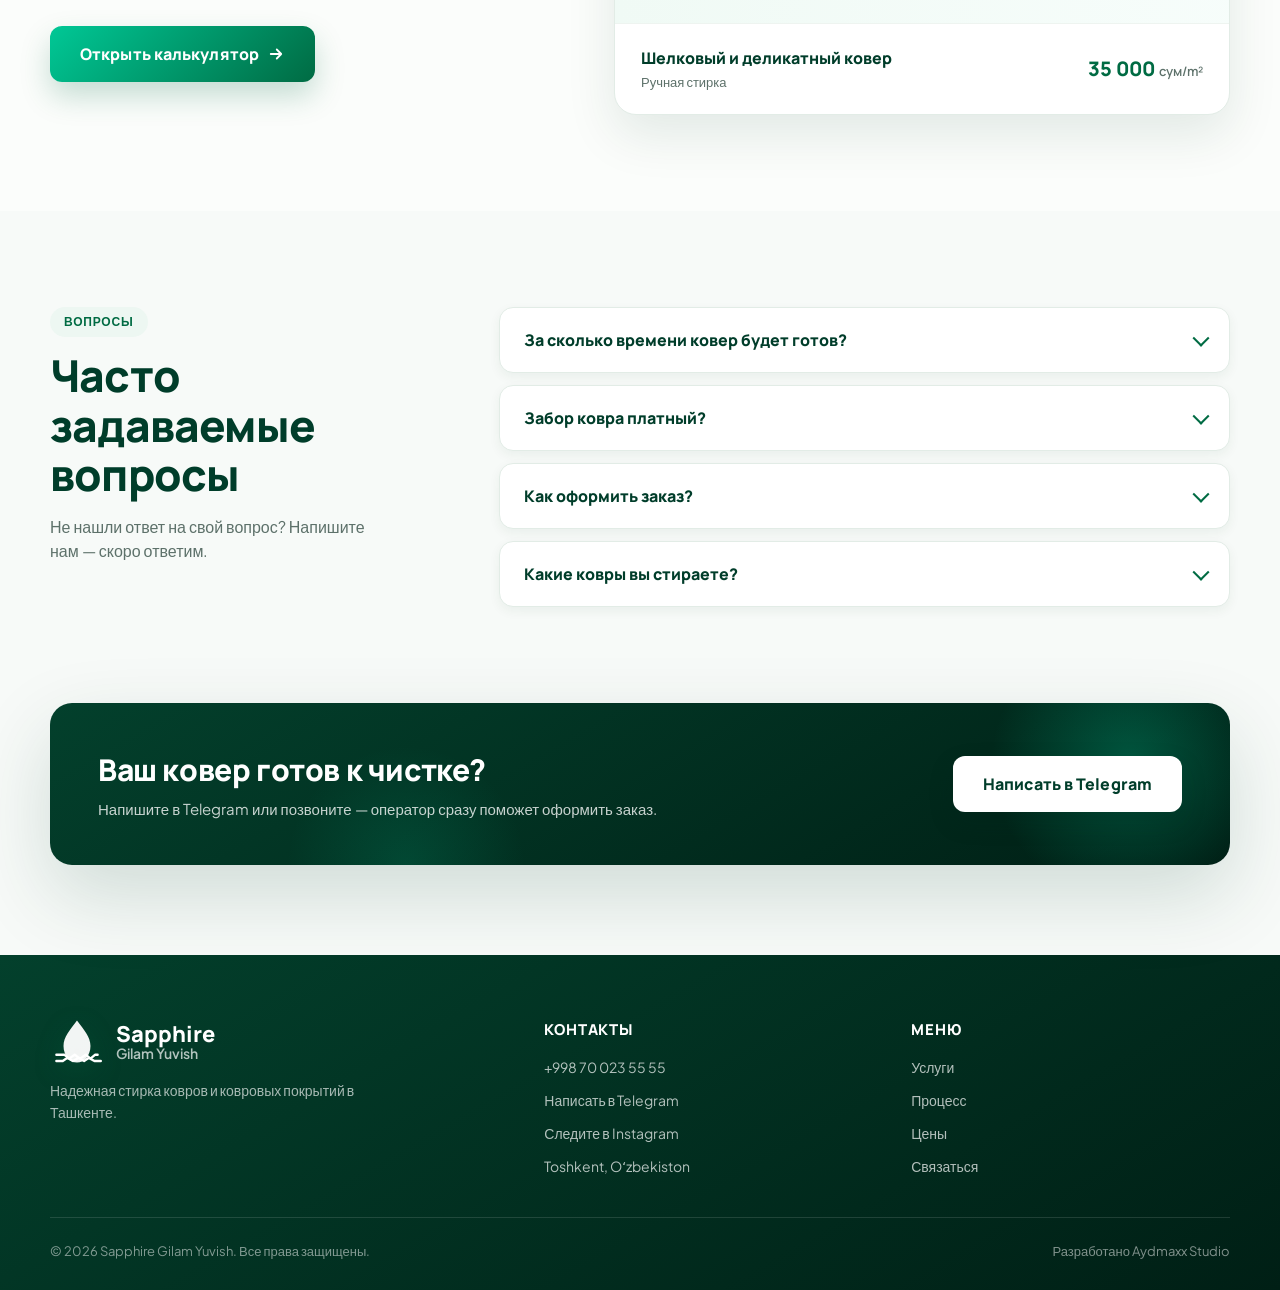
<file: ru/index.html>
<!DOCTYPE html>
<html lang="ru">
<head>
  <meta charset="UTF-8">
  <meta name="viewport" content="width=device-width, initial-scale=1.0">
  <title>Стирка ковров Ташкент — химчистка ковров | Sapphire Gilam Yuvish</title>
  <meta name="description" content="Профессиональная стирка и химчистка ковров в Ташкенте. Ковры, ковровые покрытия и мягкую мебель бесплатно заберём, постираем, обработаем антибактериально и доставим обратно. Заказ через Telegram или по телефону.">
  <meta name="keywords" content="стирка ковров Ташкент, химчистка ковров Ташкент, чистка ковров, стирка ковров, мойка ковров, чистка мебели, химчистка мягкой мебели, gilam yuvish, gilam tozalash Toshkent">
  <meta name="author" content="Sapphire Gilam Yuvish">
  <meta name="robots" content="index, follow, max-image-preview:large, max-snippet:-1, max-video-preview:-1">
  <meta name="language" content="Russian">
  <meta name="geo.region" content="UZ-TK">
  <meta name="geo.placename" content="Ташкент">
  <meta name="geo.position" content="41.311081;69.240562">
  <meta name="ICBM" content="41.311081, 69.240562">
  <link rel="canonical" href="https://yuvamiz.uz/ru/">
  <link rel="alternate" hreflang="uz" href="https://yuvamiz.uz/">
  <link rel="alternate" hreflang="ru" href="https://yuvamiz.uz/ru/">
  <link rel="alternate" hreflang="en" href="https://yuvamiz.uz/en/">
  <link rel="alternate" hreflang="x-default" href="https://yuvamiz.uz/">
  <meta property="og:type" content="website">
  <meta property="og:site_name" content="Sapphire Gilam Yuvish">
  <meta property="og:locale" content="ru_RU">
  <meta property="og:locale:alternate" content="uz_UZ">
  <meta property="og:locale:alternate" content="en_US">
  <meta property="og:title" content="Стирка ковров Ташкент — Sapphire Gilam Yuvish">
  <meta property="og:description" content="Профессиональная стирка и химчистка ковров в Ташкенте. Бесплатно заберём, постираем и доставим обратно.">
  <meta property="og:url" content="https://yuvamiz.uz/ru/">
  <meta property="og:image" content="https://yuvamiz.uz/images/hero_cleaner_sapphire.png">
  <meta property="og:image:alt" content="Sapphire Gilam Yuvish — стирка ковров в Ташкенте">
  <meta name="twitter:card" content="summary_large_image">
  <meta name="twitter:title" content="Стирка ковров Ташкент — Sapphire Gilam Yuvish">
  <meta name="twitter:description" content="Профессиональная стирка и химчистка ковров в Ташкенте. Бесплатно заберём, постираем и доставим.">
  <meta name="twitter:image" content="https://yuvamiz.uz/images/hero_cleaner_sapphire.png">
  <link rel="icon" href="data:image/svg+xml,%3Csvg xmlns='http://www.w3.org/2000/svg' viewBox='0 0 64 64'%3E%3Cdefs%3E%3ClinearGradient id='g' x1='0' y1='0' x2='1' y2='1'%3E%3Cstop offset='0' stop-color='%2300c896'/%3E%3Cstop offset='1' stop-color='%23006b43'/%3E%3C/linearGradient%3E%3C/defs%3E%3Cpath fill='url(%23g)' d='M32 4c9 12 18 23 18 36 0 12-8 20-18 20S14 52 14 40C14 27 23 16 32 4Z'/%3E%3C/svg%3E">
  <link rel="preconnect" href="https://fonts.googleapis.com">
  <link rel="preconnect" href="https://fonts.gstatic.com" crossorigin>
  <link href="https://fonts.googleapis.com/css2?family=Plus+Jakarta+Sans:wght@400;500;600;700;800&family=Manrope:wght@500;600;700;800&display=swap" rel="stylesheet">
  <link rel="stylesheet" href="../style.css">
  <script type="application/ld+json">
  {
    "@context": "https://schema.org",
    "@graph": [
      {
        "@type": ["LocalBusiness", "DryCleaningOrLaundry"],
        "@id": "https://yuvamiz.uz/#business",
        "name": "Sapphire Gilam Yuvish",
        "alternateName": "Sapphire — стирка ковров в Ташкенте",
        "description": "Профессиональная стирка и химчистка ковров и мягкой мебели в Ташкенте. Бесплатный вывоз и доставка.",
        "url": "https://yuvamiz.uz/",
        "telephone": "+998700235555",
        "image": "https://yuvamiz.uz/images/hero_cleaner_sapphire.png",
        "logo": "https://yuvamiz.uz/images/hero_cleaner_sapphire.png",
        "priceRange": "$$",
        "currenciesAccepted": "UZS",
        "address": {
          "@type": "PostalAddress",
          "addressLocality": "Ташкент",
          "addressRegion": "город Ташкент",
          "addressCountry": "UZ"
        },
        "geo": {
          "@type": "GeoCoordinates",
          "latitude": 41.311081,
          "longitude": 69.240562
        },
        "areaServed": {
          "@type": "City",
          "name": "Ташкент"
        },
        "sameAs": [
          "https://instagram.com/orzupremium",
          "https://t.me/orzupremium"
        ],
        "openingHoursSpecification": [
          {
            "@type": "OpeningHoursSpecification",
            "dayOfWeek": ["Monday", "Tuesday", "Wednesday", "Thursday", "Friday", "Saturday", "Sunday"],
            "opens": "09:00",
            "closes": "21:00"
          }
        ]
      },
      {
        "@type": "WebSite",
        "@id": "https://yuvamiz.uz/#website",
        "url": "https://yuvamiz.uz/",
        "name": "Sapphire Gilam Yuvish",
        "inLanguage": "ru",
        "publisher": { "@id": "https://yuvamiz.uz/#business" }
      },
      {
        "@type": "FAQPage",
        "@id": "https://yuvamiz.uz/ru/#faq",
        "inLanguage": "ru",
        "mainEntity": [
          {
            "@type": "Question",
            "name": "За сколько времени будет готов ковёр?",
            "acceptedAnswer": {
              "@type": "Answer",
              "text": "Обычно за 2-4 дня. Срок зависит от типа ковра, загрязнений и погоды и сообщается заранее."
            }
          },
          {
            "@type": "Question",
            "name": "Вывоз платный?",
            "acceptedAnswer": {
              "@type": "Answer",
              "text": "В пределах города Ташкента вывоз и доставка бесплатны."
            }
          },
          {
            "@type": "Question",
            "name": "Как сделать заказ?",
            "acceptedAnswer": {
              "@type": "Answer",
              "text": "Напишите в Telegram или позвоните. Оператор уточнит тип ковра или мебели, согласует цену и время вывоза."
            }
          },
          {
            "@type": "Question",
            "name": "Какие ковры вы стираете?",
            "acceptedAnswer": {
              "@type": "Answer",
              "text": "Стираем синтетические, шерстяные, длинноворсовые и шёлковые ковры по специальной технологии."
            }
          }
        ]
      }
    ]
  }
  </script>
</head>
<body>
  <header class="site-header" id="site-header">
    <div class="container header-container">
      <a href="#" class="logo" aria-label="Sapphire Gilam Yuvish главная">
        <svg class="logo-icon" viewBox="0 0 68 58" aria-hidden="true">
          <defs>
            <linearGradient id="logoGrad" x1="0" y1="0" x2="1" y2="1">
              <stop offset="0" stop-color="#00c896"/>
              <stop offset="1" stop-color="#006b43"/>
            </linearGradient>
          </defs>
          <path d="M34 2c9 12 17 21 17 32 0 12-8 21-17 21S17 46 17 34C17 23 25 14 34 2Z" fill="url(#logoGrad)"/>
          <path d="M35 14c5 7 9 13 9 20 0 8-4 14-10 14-6 0-10-6-10-14 0-7 5-13 11-20Z" fill="#ffffff" opacity=".22"/>
          <path d="M8 45h10l6 5 7-5 7 5 7-5 6 5 6-5h3M8 53h8l6-4 7 4 7-4 7 4 6-4 7 4h8" fill="none" stroke="url(#logoGrad)" stroke-width="3" stroke-linecap="round" stroke-linejoin="round"/>
        </svg>
        <span class="logo-copy">
          <span class="logo-title">Sapphire</span>
          <span class="logo-subtitle">Gilam Yuvish</span>
        </span>
      </a>

      <nav class="desktop-nav" aria-label="Главное меню">
        <a href="#services">Услуги</a>
        <a href="#process">Процесс</a>
        <a href="#pricing">Цены</a>
        <a href="#contact">Связаться</a>
      </nav>

      <div class="header-actions">
        <a class="header-phone" href="tel:+998700235555" aria-label="Позвонить по номеру +998 70 023 55 55">
          <svg viewBox="0 0 24 24" aria-hidden="true">
            <path d="M22 16.9v3a2 2 0 0 1-2.2 2A19.8 19.8 0 0 1 11.2 19 19.5 19.5 0 0 1 5 12.8 19.8 19.8 0 0 1 2.1 4.2 2 2 0 0 1 4.1 2h3a2 2 0 0 1 2 1.7c.1 1 .4 1.9.7 2.8a2 2 0 0 1-.4 2.1L8.1 9.9a16 16 0 0 0 6 6l1.3-1.3a2 2 0 0 1 2.1-.4c.9.3 1.8.6 2.8.7A2 2 0 0 1 22 16.9Z"/>
          </svg>
          <span>+998 70 023 55 55</span>
        </a>
        <div class="lang-switcher" aria-label="Выбор языка">
          <a href="/" class="lang-link" hreflang="uz">UZ</a>
          <span class="lang-sep" aria-hidden="true">·</span>
          <a href="/ru/" class="lang-link is-active" hreflang="ru" aria-current="page">RU</a>
          <span class="lang-sep" aria-hidden="true">·</span>
          <a href="/en/" class="lang-link" hreflang="en">EN</a>
        </div>
        <a class="btn btn-primary telegram-cta" href="https://t.me/orzupremium" target="_blank" rel="noopener noreferrer">Заказать в Telegram</a>
        <button id="menu-trigger" class="menu-trigger" type="button" aria-label="Открыть меню" aria-expanded="false" aria-controls="mobile-nav">
          <span></span>
          <span></span>
          <span></span>
        </button>
      </div>
    </div>
  </header>

  <div id="mobile-nav" class="mobile-nav" aria-hidden="true">
    <nav class="mobile-nav-panel" aria-label="Мобильное меню">
      <a class="mobile-nav-link" href="#services">Услуги</a>
      <a class="mobile-nav-link" href="#process">Процесс</a>
      <a class="mobile-nav-link" href="#pricing">Цены</a>
      <a class="mobile-nav-link" href="#contact">Связаться</a>
      <div class="lang-switcher lang-switcher-mobile" aria-label="Выбор языка">
        <a href="/" class="lang-link" hreflang="uz">UZ</a>
        <span class="lang-sep" aria-hidden="true">·</span>
        <a href="/ru/" class="lang-link is-active" hreflang="ru" aria-current="page">RU</a>
        <span class="lang-sep" aria-hidden="true">·</span>
        <a href="/en/" class="lang-link" hreflang="en">EN</a>
      </div>
      <a class="btn btn-primary telegram-cta mobile-nav-link" href="https://t.me/orzupremium" target="_blank" rel="noopener noreferrer">Заказать в Telegram</a>
    </nav>
  </div>

  <main>
    <!-- HERO -->
    <section class="hero-section" aria-labelledby="hero-title">
      <div class="hero-glow" aria-hidden="true"></div>
      <div class="hero-art" aria-hidden="true">
        <img src="../images/hero_cleaner_sapphire.webp" alt="" fetchpriority="high" decoding="async">
      </div>
      <div class="container hero-container">
        <div class="hero-copy reveal">
          <span class="hero-badge">
            <span class="hero-badge-dot"></span>
            Бесплатный забор по Ташкенту
          </span>
          <h1 id="hero-title">Чистый ковер,<br><span class="text-gradient">уютный дом</span></h1>
          <p>Глубоко, бережно и удобно стираем ваши ковры. Забираем, чистим, сушим и доставляем обратно — все в одном сервисе.</p>
          <div class="hero-actions">
            <a class="btn btn-primary btn-large telegram-cta" href="https://t.me/orzupremium" target="_blank" rel="noopener noreferrer">
              Заказать в Telegram
              <svg viewBox="0 0 24 24" aria-hidden="true"><path d="M5 12h14M13 6l6 6-6 6"/></svg>
            </a>
            <button class="btn btn-ghost btn-large open-booking-btn">Рассчитать цену</button>
          </div>
          <div class="hero-trust">
            <div class="hero-trust-item">
              <strong>4.9★</strong>
              <span>800+ отзывов</span>
            </div>
            <span class="hero-trust-sep" aria-hidden="true"></span>
            <div class="hero-trust-item">
              <strong>12 000+</strong>
              <span>выстиранных ковров</span>
            </div>
            <span class="hero-trust-sep" aria-hidden="true"></span>
            <div class="hero-trust-item">
              <strong>24 часа</strong>
              <span>быстрая доставка</span>
            </div>
          </div>
        </div>
      </div>
      <div class="hero-wave" aria-hidden="true">
        <svg viewBox="0 0 1440 120" preserveAspectRatio="none"><path d="M0,64 C240,120 480,120 720,80 C960,40 1200,40 1440,72 L1440,120 L0,120 Z"/></svg>
      </div>
    </section>

    <!-- FEATURES -->
    <section id="services" class="features-section" aria-label="Основные услуги">
      <div class="container features-container">
        <article class="feature-card reveal">
          <span class="feature-icon" aria-hidden="true">
            <svg viewBox="0 0 24 24">
              <path d="M12 3v3M12 18v3M4 12h3M17 12h3M6.3 6.3l2.1 2.1M15.6 15.6l2.1 2.1M17.7 6.3l-2.1 2.1M8.4 15.6l-2.1 2.1"/>
              <path d="M12 8.5 13.2 11l2.8.4-2 1.9.5 2.7-2.5-1.3L9.5 16l.5-2.7-2-1.9 2.8-.4L12 8.5Z"/>
            </svg>
          </span>
          <div>
            <strong>Глубокая чистка</strong>
            <small>Удаляет грязь и пыль из глубины ворса</small>
          </div>
        </article>

        <article class="feature-card reveal">
          <span class="feature-icon" aria-hidden="true">
            <svg viewBox="0 0 24 24">
              <path d="M12 3 5 6v5c0 5 3.1 8.5 7 10 3.9-1.5 7-5 7-10V6l-7-3Z"/>
              <path d="M9 12.4 11.2 15 15.5 9.5"/>
            </svg>
          </span>
          <div>
            <strong>Безопасная стирка</strong>
            <small>Мягкие средства для детей и людей с аллергией</small>
          </div>
        </article>

        <article class="feature-card reveal">
          <span class="feature-icon" aria-hidden="true">
            <svg viewBox="0 0 24 24">
              <path d="M3 7h11v9H3zM14 10h4l3 3v3h-7z"/>
              <path d="M6.5 19a2 2 0 1 0 0-4 2 2 0 0 0 0 4ZM17.5 19a2 2 0 1 0 0-4 2 2 0 0 0 0 4ZM3 11H1M3 14H2"/>
            </svg>
          </span>
          <div>
            <strong>Бесплатный забор</strong>
            <small>Удобный сервис до двери</small>
          </div>
        </article>

        <article class="feature-card reveal">
          <span class="feature-icon" aria-hidden="true">
            <svg viewBox="0 0 24 24">
              <path d="M5 12V9a3 3 0 0 1 3-3h8a3 3 0 0 1 3 3v3"/>
              <path d="M4 12h16a2 2 0 0 1 2 2v5H2v-5a2 2 0 0 1 2-2Z"/>
              <path d="M6 19v2M18 19v2M8 12v-2M16 12v-2"/>
            </svg>
          </span>
          <div>
            <strong>Мягкая мебель</strong>
            <small>Чистим диваны, кресла и стулья</small>
          </div>
        </article>
      </div>
    </section>

    <!-- PROCESS -->
    <section id="process" class="process-section" aria-label="Как мы работаем">
      <div class="container">
        <div class="section-heading reveal" style="margin-bottom:48px">
          <span class="eyebrow">Процесс</span>
          <h2>Ваш ковер станет чистым за три простых шага</h2>
        </div>
      </div>
      <div class="container process-container">
        <article class="process-step reveal">
          <span class="step-num">1</span>
          <span class="step-icon" aria-hidden="true">
            <svg viewBox="0 0 24 24">
              <path d="M3 7h11v9H3zM14 10h4l3 3v3h-7z"/>
              <path d="M6.5 19a2 2 0 1 0 0-4 2 2 0 0 0 0 4ZM17.5 19a2 2 0 1 0 0-4 2 2 0 0 0 0 4Z"/>
            </svg>
          </span>
          <strong>Забираем</strong>
          <p>Приезжаем по вашему адресу в согласованное время.</p>
        </article>
        <span class="process-line" aria-hidden="true"></span>
        <article class="process-step reveal">
          <span class="step-num">2</span>
          <span class="step-icon" aria-hidden="true">
            <svg viewBox="0 0 24 24">
              <path d="M4 13h16v2a6 6 0 0 1-6 6h-4a6 6 0 0 1-6-6v-2Z"/>
              <path d="M7 13v-2c0-2 1.5-3 3-3M12 13v-3c0-2 1.5-3 3-3M17 13v-1.5c0-1.5 1-2.5 2.5-2.5"/>
              <path d="M8 5h.1M12 4h.1M16 5h.1"/>
            </svg>
          </span>
          <strong>Стираем</strong>
          <p>Глубоко стираем и бережно сушим.</p>
        </article>
        <span class="process-line" aria-hidden="true"></span>
        <article class="process-step reveal">
          <span class="step-num">3</span>
          <span class="step-icon" aria-hidden="true">
            <svg viewBox="0 0 24 24">
              <path d="m3 10 9-7 9 7"/>
              <path d="M5 9.5V21h14V9.5M10 21v-6h4v6"/>
            </svg>
          </span>
          <strong>Доставляем</strong>
          <p>Возвращаем чистым и свежим.</p>
        </article>
      </div>
    </section>

    <!-- SHOWCASE -->
    <section class="showcase-section" aria-label="Результаты">
      <div class="container showcase-grid">
        <article class="showcase-card image-card reveal">
          <picture>
            <source srcset="../images/carpet_scrubbing.webp" type="image/webp">
            <img src="../images/carpet_scrubbing.png" alt="Глубокая стирка ковра" loading="lazy" decoding="async">
          </picture>
          <span class="image-card-tag">Глубокая стирка</span>
        </article>
        <article class="showcase-card image-card reveal">
          <picture>
            <source srcset="../images/clean_living_room.webp" type="image/webp">
            <img src="../images/clean_living_room.png" alt="Комната с чистым ковром" loading="lazy" decoding="async">
          </picture>
          <span class="image-card-tag">Результат</span>
        </article>
        <article class="showcase-card contact-card reveal">
          <div class="contact-card-inner">
            <span class="eyebrow eyebrow-light">Быстрая связь</span>
            <h2>Свяжитесь с нами</h2>
            <p>Есть вопросы? Наши операторы готовы помочь.</p>
            <div class="contact-actions">
              <a class="btn btn-white" href="https://t.me/orzupremium" target="_blank" rel="noopener noreferrer">Написать в Telegram</a>
              <div class="social-links" aria-label="Быстрая связь">
                <a class="social-btn telegram" href="https://t.me/orzupremium" target="_blank" rel="noopener noreferrer" aria-label="Telegram">
                  <svg viewBox="0 0 24 24" aria-hidden="true">
                    <path d="M21.8 4.6 18.6 20c-.2 1-.8 1.2-1.6.7l-4.8-3.5-2.3 2.2c-.3.3-.5.5-1 .5l.3-4.9 9-8.1c.4-.3-.1-.5-.6-.2L6.5 13.7 1.8 12.2c-1-.3-1-1 .2-1.5L20.3 3.6c.9-.3 1.7.2 1.5 1Z"/>
                  </svg>
                </a>
                <a class="social-btn instagram" href="https://instagram.com/orzupremium" target="_blank" rel="noopener noreferrer" aria-label="Instagram">
                  <svg viewBox="0 0 24 24" aria-hidden="true">
                    <rect x="3" y="3" width="18" height="18" rx="5"/>
                    <circle cx="12" cy="12" r="4"/>
                    <circle cx="17.4" cy="6.6" r="1.1"/>
                  </svg>
                </a>
                <a class="social-btn phone" href="tel:+998700235555" aria-label="Телефон">
                  <svg viewBox="0 0 24 24" aria-hidden="true">
                    <path d="M22 16.9v3a2 2 0 0 1-2.2 2A19.8 19.8 0 0 1 11.2 19 19.5 19.5 0 0 1 5 12.8 19.8 19.8 0 0 1 2.1 4.2 2 2 0 0 1 4.1 2h3a2 2 0 0 1 2 1.7c.1 1 .4 1.9.7 2.8a2 2 0 0 1-.4 2.1L8.1 9.9a16 16 0 0 0 6 6l1.3-1.3a2 2 0 0 1 2.1-.4c.9.3 1.8.6 2.8.7A2 2 0 0 1 22 16.9Z"/>
                  </svg>
                </a>
              </div>
            </div>
          </div>
          <span class="contact-card-deco" aria-hidden="true"></span>
        </article>
      </div>
    </section>

    <!-- STATS -->
    <section class="stats-section" aria-label="В цифрах">
      <div class="container stats-grid">
        <div class="stat-item reveal">
          <div class="stat-icon" aria-hidden="true">
            <svg viewBox="0 0 24 24"><path d="M12 3l2.1 5.4L20 9l-4 4 1 6-5-3-5 3 1-6-4-4 5.9-.6L12 3Z"/></svg>
          </div>
          <strong class="counter" data-target="12000" data-suffix="+">0</strong>
          <span>Выстиранных ковров</span>
        </div>
        <div class="stat-item reveal">
          <div class="stat-icon" aria-hidden="true">
            <svg viewBox="0 0 24 24"><path d="M12 2.5 14.6 8l6 .9-4.3 4.2 1 6L12 16.4 6.7 19l1-6L3.4 8.9l6-.9L12 2.5Z"/></svg>
          </div>
          <strong class="counter" data-target="4.9" data-decimals="1" data-suffix="★">0</strong>
          <span>Оценка клиентов</span>
        </div>
        <div class="stat-item reveal">
          <div class="stat-icon" aria-hidden="true">
            <svg viewBox="0 0 24 24"><circle cx="12" cy="12" r="9"/><path d="M12 7v5l3 2"/></svg>
          </div>
          <strong class="counter" data-target="24" data-suffix=" часа">0</strong>
          <span>Быстрая доставка</span>
        </div>
        <div class="stat-item reveal">
          <div class="stat-icon" aria-hidden="true">
            <svg viewBox="0 0 24 24"><path d="M20 6 9 17l-5-5"/></svg>
          </div>
          <strong class="counter" data-target="100" data-suffix="%">0</strong>
          <span>Гарантия довольства</span>
        </div>
      </div>
    </section>

    <!-- MARQUEE -->
    <section class="marquee-section" aria-hidden="true">
      <div class="marquee">
        <div class="marquee-track">
          <span>Глубокая чистка</span><span class="marquee-dot">✦</span>
          <span>Чистка мягкой мебели</span><span class="marquee-dot">✦</span>
          <span>Бесплатный забор</span><span class="marquee-dot">✦</span>
          <span>Антибактериальная обработка</span><span class="marquee-dot">✦</span>
          <span>Быстрая доставка</span><span class="marquee-dot">✦</span>
          <span>Удаление пятен</span><span class="marquee-dot">✦</span>
          <span>Ароматная сушка</span><span class="marquee-dot">✦</span>
          <span>Глубокая чистка</span><span class="marquee-dot">✦</span>
          <span>Чистка мягкой мебели</span><span class="marquee-dot">✦</span>
          <span>Бесплатный забор</span><span class="marquee-dot">✦</span>
          <span>Антибактериальная обработка</span><span class="marquee-dot">✦</span>
          <span>Быстрая доставка</span><span class="marquee-dot">✦</span>
          <span>Удаление пятен</span><span class="marquee-dot">✦</span>
          <span>Ароматная сушка</span><span class="marquee-dot">✦</span>
        </div>
      </div>
    </section>

    <!-- DETAILS / SERVICES -->
    <section class="details-section">
      <div class="container section-heading reveal">
        <span class="eyebrow">Услуги Sapphire</span>
        <h2>Идеальный уход за мебелью и коврами, удобство для вашего дома</h2>
        <p>Для каждого заказа подбираем подходящий способ стирки или чистки, аккуратно работаем с материалом и держим связь на каждом этапе.</p>
      </div>
      <article class="container service-highlight reveal">
        <div class="service-highlight-media">
          <picture>
            <source srcset="../images/upholstery_cleaning.webp" type="image/webp">
            <img src="../images/upholstery_cleaning.png" alt="Профессиональная чистка мягкой мебели экстракторной насадкой" loading="lazy" decoding="async">
          </picture>
          <span class="image-card-tag">Мягкая мебель</span>
        </div>
        <div class="service-highlight-copy">
          <span class="service-highlight-kicker">Новая услуга</span>
          <h3>Чистка мягкой мебели</h3>
          <p>Очищаем диваны, кресла, стулья и угловую мебель от пыли, пятен и запахов. Подбираем средства под ткань и работаем аккуратно прямо у вас дома.</p>
          <ul class="service-highlight-list">
            <li>Диваны, кресла, стулья и пуфы</li>
            <li>Экстракторная чистка с мягкими средствами</li>
            <li>Отдельная обработка пятен и запахов</li>
          </ul>
          <a class="btn btn-primary service-highlight-action" href="https://t.me/orzupremium" target="_blank" rel="noopener noreferrer">Написать по мебели в Telegram</a>
        </div>
      </article>
      <div class="container service-grid">
        <article class="service-card reveal">
          <span class="service-card-icon" aria-hidden="true">
            <svg viewBox="0 0 24 24"><path d="M12 3l2.1 5.4L20 9l-4 4 1 6-5-3-5 3 1-6-4-4 5.9-.6L12 3Z"/></svg>
          </span>
          <strong>Удаление пятен</strong>
          <p>Отдельно обрабатываем следы чая, кофе, масла и повседневные загрязнения.</p>
        </article>
        <article class="service-card reveal">
          <span class="service-card-icon" aria-hidden="true">
            <svg viewBox="0 0 24 24"><path d="M12 3 5 6v5c0 5 3.1 8.5 7 10 3.9-1.5 7-5 7-10V6l-7-3Z"/><path d="M9 12.4 11.2 15 15.5 9.5"/></svg>
          </span>
          <strong>Антибактериальная обработка</strong>
          <p>Мягкие средства для семей с детьми и клиентов, чувствительных к аллергии.</p>
        </article>
        <article class="service-card reveal">
          <span class="service-card-icon" aria-hidden="true">
            <svg viewBox="0 0 24 24"><path d="M5 4h14v12H5z"/><path d="M8 20h8M12 16v4"/><path d="M8 8h8v4H8z"/></svg>
          </span>
          <strong>Контроль сушки</strong>
          <p>Сушим ковер в проветриваемой зоне, чтобы не осталось влаги и запаха.</p>
        </article>
        <article class="service-card reveal">
          <span class="service-card-icon" aria-hidden="true">
            <svg viewBox="0 0 24 24"><path d="M3 7h11v9H3zM14 10h4l3 3v3h-7z"/><path d="M6.5 19a2 2 0 1 0 0-4 2 2 0 0 0 0 4ZM17.5 19a2 2 0 1 0 0-4 2 2 0 0 0 0 4Z"/></svg>
          </span>
          <strong>Бесплатная логистика</strong>
          <p>Время забора и доставки по Ташкенту согласуется заранее.</p>
        </article>
      </div>
    </section>

    <!-- TESTIMONIALS -->
    <section class="testimonials-section" aria-label="Отзывы клиентов">
      <div class="container">
        <div class="section-heading reveal" style="margin-bottom:48px">
          <span class="eyebrow">Отзывы клиентов</span>
          <h2>Нам доверяют тысячи семей</h2>
        </div>
      </div>
      <div class="container testimonials-grid">
        <article class="testimonial-card reveal">
          <div class="testimonial-stars" aria-label="5 звезд">★★★★★</div>
          <p>"Оставила заявку вечером, на следующий день приехали и забрали. Из ковра в детской ушли старый запах и пыль, понравилось, что вернули его аккуратно упакованным."</p>
          <div class="testimonial-author">
            <span class="testimonial-avatar" style="--c1:#ff8a5b;--c2:#e84a7a">D</span>
            <span>
              <strong>Dilnoza K.</strong>
              <small>Yunusobod, Toshkent</small>
            </span>
          </div>
        </article>
        <article class="testimonial-card reveal">
          <div class="testimonial-stars" aria-label="5 звезд">★★★★★</div>
          <p>"Два больших ковра самому везти было бы неудобно. Время согласовали заранее, цену тоже сказали до работы. Перед доставкой позвонили и уточнили, когда мне удобно."</p>
          <div class="testimonial-author">
            <span class="testimonial-avatar" style="--c1:#5b8def;--c2:#6d55b7">S</span>
            <span>
              <strong>Sardor M.</strong>
              <small>Chilonzor, Toshkent</small>
            </span>
          </div>
        </article>
        <article class="testimonial-card reveal">
          <div class="testimonial-stars" aria-label="5 звезд">★★★★★</div>
          <p>"За шерстяной ковер немного переживала. Цвет остался на месте, ворс не примялся. Самое важное, привезли уже сухим, без ощущения сырости."</p>
          <div class="testimonial-author">
            <span class="testimonial-avatar" style="--c1:#00c896;--c2:#006b43">N</span>
            <span>
              <strong>Nodira R.</strong>
              <small>Mirobod, Toshkent</small>
            </span>
          </div>
        </article>
        <article class="testimonial-card reveal">
          <div class="testimonial-stars" aria-label="5 звезд">★★★★★</div>
          <p>"Ковер лежал рядом с кухней, были пятна от чая и масла. Не думала, что получится убрать все, но он заметно посветлел. Работают спокойно и аккуратно."</p>
          <div class="testimonial-author">
            <span class="testimonial-avatar" style="--c1:#ffb84d;--c2:#e0702f">M</span>
            <span>
              <strong>Malika T.</strong>
              <small>Sergeli, Toshkent</small>
            </span>
          </div>
        </article>
        <article class="testimonial-card reveal">
          <div class="testimonial-stars" aria-label="5 звезд">★★★★★</div>
          <p>"Дома маленькие дети, поэтому боялась резкого запаха химии. После стирки сильного запаха не было, ковер вернулся мягким и чистым."</p>
          <div class="testimonial-author">
            <span class="testimonial-avatar" style="--c1:#9a7bff;--c2:#4e7bd8">A</span>
            <span>
              <strong>Aziza A.</strong>
              <small>Mirzo Ulugʻbek, Toshkent</small>
            </span>
          </div>
        </article>
        <article class="testimonial-card reveal">
          <div class="testimonial-stars" aria-label="5 звезд">★★★★★</div>
          <p>"Написал в Telegram, ответили быстро. Забрали в согласованный день, когда ковер был готов, отправили фото. Такие мелочи добавляют доверия."</p>
          <div class="testimonial-author">
            <span class="testimonial-avatar" style="--c1:#24c6a7;--c2:#1c7c63">J</span>
            <span>
              <strong>Javlon B.</strong>
              <small>Shayxontohur, Toshkent</small>
            </span>
          </div>
        </article>
      </div>
    </section>

    <!-- PRICING -->
    <section id="pricing" class="pricing-section">
      <div class="container pricing-layout">
        <div class="pricing-copy reveal">
          <span class="eyebrow">Цены</span>
          <h2>Сначала расчет,<br>потом быстрая связь</h2>
          <p>Через калькулятор посмотрите примерную стоимость. Чтобы оформить заказ, напишите в Telegram или позвоните.</p>
          <button class="btn btn-primary btn-large open-booking-btn">
            Открыть калькулятор
            <svg viewBox="0 0 24 24" aria-hidden="true"><path d="M5 12h14M13 6l6 6-6 6"/></svg>
          </button>
        </div>
        <div class="price-list reveal" aria-label="Список цен">
          <div class="price-row">
            <span class="price-row-label">
              <strong>Обычный ковер</strong>
              <small>Для синтетических волокон</small>
            </span>
            <span class="price-row-value">15 000 <em>сум/m²</em></span>
          </div>
          <div class="price-row">
            <span class="price-row-label">
              <strong>Шерстяной ковер</strong>
              <small>Для ковров из натуральной шерсти</small>
            </span>
            <span class="price-row-value">20 000 <em>сум/m²</em></span>
          </div>
          <div class="price-row price-row-featured">
            <span class="price-row-label">
              <strong>Ковер с длинным ворсом</strong>
              <small>Shaggy и плотные виды</small>
            </span>
            <span class="price-row-value">22 000 <em>сум/m²</em></span>
            <span class="price-row-badge">Самый популярный</span>
          </div>
          <div class="price-row">
            <span class="price-row-label">
              <strong>Шелковый и деликатный ковер</strong>
              <small>Ручная стирка</small>
            </span>
            <span class="price-row-value">35 000 <em>сум/m²</em></span>
          </div>
        </div>
      </div>
    </section>

    <!-- FAQ -->
    <section class="faq-section">
      <div class="container faq-layout">
        <div class="reveal">
          <span class="eyebrow">Вопросы</span>
          <h2>Часто задаваемые вопросы</h2>
          <p class="faq-intro">Не нашли ответ на свой вопрос? Напишите нам — скоро ответим.</p>
        </div>
        <div class="faq-list">
          <details class="reveal">
            <summary>За сколько времени ковер будет готов?</summary>
            <p>Обычно за 2-4 дня. Срок заранее уточняем с учетом типа ковра, пятен и погоды.</p>
          </details>
          <details class="reveal">
            <summary>Забор ковра платный?</summary>
            <p>В пределах города Ташкента забор и доставка выполняются бесплатно.</p>
          </details>
          <details class="reveal">
            <summary>Как оформить заказ?</summary>
            <p>Напишите в Telegram или позвоните. Оператор уточнит тип ковра или мебели, цену и удобное время забора.</p>
          </details>
          <details class="reveal">
            <summary>Какие ковры вы стираете?</summary>
            <p>Стираем обычные синтетические, шерстяные, длинноворсовые и шелковые ковры специализированным способом.</p>
          </details>
        </div>
      </div>
    </section>

    <!-- CTA STRIP -->
    <section class="cta-strip-section">
      <div class="container cta-strip reveal">
        <div class="cta-strip-copy">
          <h2>Ваш ковер готов к чистке?</h2>
          <p>Напишите в Telegram или позвоните — оператор сразу поможет оформить заказ.</p>
        </div>
        <a class="btn btn-white btn-large" href="https://t.me/orzupremium" target="_blank" rel="noopener noreferrer">Написать в Telegram</a>
      </div>
    </section>
  </main>

  <footer id="contact" class="site-footer">
    <div class="container footer-container">
      <div class="footer-brand">
        <a href="#" class="logo footer-logo" aria-label="Sapphire Gilam Yuvish">
          <svg class="logo-icon" viewBox="0 0 68 58" aria-hidden="true">
            <path d="M34 2c9 12 17 21 17 32 0 12-8 21-17 21S17 46 17 34C17 23 25 14 34 2Z" fill="#ffffff" opacity=".95"/>
            <path d="M8 45h10l6 5 7-5 7 5 7-5 6 5 6-5h3M8 53h8l6-4 7 4 7-4 7 4 6-4 7 4h8" fill="none" stroke="#ffffff" stroke-width="3" stroke-linecap="round" stroke-linejoin="round"/>
          </svg>
          <span class="logo-copy">
            <span class="logo-title">Sapphire</span>
            <span class="logo-subtitle">Gilam Yuvish</span>
          </span>
        </a>
        <p class="footer-tagline">Надежная стирка ковров и ковровых покрытий в Ташкенте.</p>
      </div>

      <div class="footer-col">
        <h4>Контакты</h4>
        <a href="tel:+998700235555">+998 70 023 55 55</a>
        <a href="https://t.me/orzupremium" target="_blank" rel="noopener">Написать в Telegram</a>
        <a href="https://instagram.com/orzupremium" target="_blank" rel="noopener">Следите в Instagram</a>
        <span>Toshkent, Oʻzbekiston</span>
      </div>

      <div class="footer-col">
        <h4>Меню</h4>
        <a href="#services">Услуги</a>
        <a href="#process">Процесс</a>
        <a href="#pricing">Цены</a>
        <a href="#contact">Связаться</a>
      </div>
    </div>
    <div class="container footer-bottom">
      <span>&copy; 2026 Sapphire Gilam Yuvish. Все права защищены.</span>
      <a class="footer-credit" href="https://aydmaxx.uz/ig" target="_blank" rel="noopener noreferrer">Разработано Aydmaxx Studio</a>
    </div>
  </footer>

  <dialog id="booking-dialog" aria-labelledby="dialog-title">
    <div class="dialog-content">
      <button class="close-dialog-btn" type="button" aria-label="Закрыть">
        <svg viewBox="0 0 24 24" aria-hidden="true">
          <path d="M18 6 6 18M6 6l12 12"/>
        </svg>
      </button>

      <div class="dialog-grid">
        <div class="calculator-panel">
          <h3>Калькулятор цены</h3>
          <p>Рассчитайте стоимость стирки ковра.</p>

          <div class="calc-group">
            <label class="calc-label" for="calc-area">
              <span>Площадь ковра</span>
              <span id="calc-area-value">25 m²</span>
            </label>
            <input type="range" id="calc-area" min="5" max="150" value="25" step="1" class="calc-slider">
            <div class="slider-marks">
              <span>5 m²</span>
              <span>75 m²</span>
              <span>150 m²</span>
            </div>
          </div>

          <div class="calc-group">
            <span class="calc-label-span">Тип ковра</span>
            <div class="carpet-type-grid">
              <label class="type-card active">
                <input type="radio" name="carpet-type" value="standard" checked>
                <span class="type-icon">ОБ</span>
                <span class="type-name">Обычный / синтетика</span>
                <span class="type-price">15 000 сум / m²</span>
              </label>
              <label class="type-card">
                <input type="radio" name="carpet-type" value="wool">
                <span class="type-icon">ШР</span>
                <span class="type-name">Шерстяной</span>
                <span class="type-price">20 000 сум / m²</span>
              </label>
              <label class="type-card">
                <input type="radio" name="carpet-type" value="shaggy">
                <span class="type-icon">ДВ</span>
                <span class="type-name">Длинный ворс</span>
                <span class="type-price">22 000 сум / m²</span>
              </label>
              <label class="type-card">
                <input type="radio" name="carpet-type" value="silk">
                <span class="type-icon">ШЛ</span>
                <span class="type-name">Шелковый ковер</span>
                <span class="type-price">35 000 сум / m²</span>
              </label>
            </div>
          </div>

          <div class="calc-group">
            <span class="calc-label-span">Дополнительные услуги</span>
            <div class="calc-checkbox-list">
              <label class="calc-checkbox-item">
                <input type="checkbox" id="opt-stain" value="5000">
                <span class="checkbox-box"></span>
                <span>Удаление сложных пятен (+5 000 сум/m²)</span>
              </label>
              <label class="calc-checkbox-item">
                <input type="checkbox" id="opt-anti" value="3000">
                <span class="checkbox-box"></span>
                <span>Антибактериальная обработка (+3 000 сум/m²)</span>
              </label>
              <label class="calc-checkbox-item">
                <input type="checkbox" id="opt-deod" value="2000">
                <span class="checkbox-box"></span>
                <span>Дезодорация и приятный аромат (+2 000 сум/m²)</span>
              </label>
            </div>
          </div>

          <div class="price-display-card">
            <span>Примерная цена</span>
            <strong id="calculated-price">375 000 сум</strong>
            <small>Забор и доставка бесплатно.</small>
          </div>
        </div>

        <div class="order-form-panel instant-contact-panel">
          <h2 id="dialog-title">Связаться сразу</h2>
          <p>Посмотрели цену? Заказ быстрее всего согласовать в Telegram или по телефону.</p>

          <div class="instant-contact-actions">
            <a class="btn btn-primary btn-block btn-large" href="https://t.me/orzupremium" target="_blank" rel="noopener noreferrer">Написать в Telegram</a>
            <a class="btn btn-ghost btn-block btn-large instant-phone-btn" href="tel:+998700235555">Позвонить</a>
          </div>
          <p class="instant-contact-note">Оператор уточнит тип ковра или мебели и согласует удобное время забора.</p>
        </div>
      </div>
    </div>
  </dialog>

  <div id="toast-container" class="toast-container" aria-live="polite"></div>
  <script src="../app.js"></script>
</body>
</html>
</file>
<file: style.css>
/* ===================================================================
   SAPPHIRE GILAM YUVISH — Premium Redesign
   =================================================================== */

:root {
  --font-sans: "Plus Jakarta Sans", Arial, sans-serif;
  --font-display: "Manrope", "Plus Jakarta Sans", sans-serif;

  /* Brand */
  --green: #006b43;
  --green-dark: #003d2a;
  --green-mid: #0a8154;
  --green-light: #00c896;
  --mint: #edf7f2;
  --mint-strong: #dff1e9;
  --teal-50: #f0faf5;

  /* Neutrals */
  --ink: #073627;
  --muted: #5d716a;
  --muted-soft: #7d8d87;
  --line: #e2ece6;
  --line-soft: #eef4f0;
  --panel: #ffffff;
  --soft: #f7faf8;
  --cream: #fbfdfb;

  /* Effects */
  --shadow-sm: 0 4px 12px rgba(0, 63, 42, .06);
  --shadow: 0 20px 50px rgba(0, 63, 42, .10);
  --shadow-lg: 0 30px 80px rgba(0, 63, 42, .16);
  --shadow-green: 0 14px 30px rgba(0, 107, 67, .22);
  --radius: 14px;
  --radius-lg: 22px;
  --radius-sm: 10px;
  --container: 1180px;

  --grad-green: linear-gradient(135deg, #00c896 0%, #006b43 100%);
  --grad-green-soft: linear-gradient(135deg, #e9faf2 0%, #d4f1e4 100%);
  --grad-dark: linear-gradient(150deg, #03402c 0%, #001f15 100%);
}

*,
*::before,
*::after {
  box-sizing: border-box;
}

html {
  scroll-behavior: smooth;
}

body {
  margin: 0;
  font-family: var(--font-sans);
  color: var(--ink);
  background: var(--cream);
  line-height: 1.5;
  -webkit-font-smoothing: antialiased;
  text-rendering: optimizeLegibility;
}

body.nav-open {
  overflow: hidden;
}

img,
svg {
  display: block;
}

img {
  max-width: 100%;
}

a {
  color: inherit;
  text-decoration: none;
}

button,
input {
  font: inherit;
}

button {
  border: 0;
}

.container {
  width: min(100% - 48px, var(--container));
  margin: 0 auto;
}

/* ---- Buttons ---- */
.btn {
  display: inline-flex;
  align-items: center;
  justify-content: center;
  gap: 8px;
  min-height: 48px;
  padding: 0 24px;
  border-radius: 12px;
  cursor: pointer;
  font-family: var(--font-display);
  font-weight: 800;
  font-size: 15px;
  letter-spacing: .1px;
  transition: transform .25s cubic-bezier(.34, 1.56, .64, 1), box-shadow .25s ease, background .25s ease;
}

.btn svg {
  width: 18px;
  height: 18px;
  fill: none;
  stroke: currentColor;
  stroke-width: 2.4;
  stroke-linecap: round;
  stroke-linejoin: round;
  transition: transform .25s ease;
}

.btn-primary {
  position: relative;
  background: var(--grad-green);
  color: #ffffff;
  box-shadow: var(--shadow-green);
  overflow: hidden;
}

.btn-primary::before {
  content: "";
  position: absolute;
  top: 0;
  left: -120%;
  width: 80%;
  height: 100%;
  background: linear-gradient(110deg, transparent, rgba(255, 255, 255, .35), transparent);
  transform: skewX(-20deg);
  animation: btnShine 4.5s ease-in-out infinite;
}

@keyframes btnShine {
  0%, 60% { left: -120%; }
  100% { left: 140%; }
}

.btn-primary:hover {
  transform: translateY(-2px);
  box-shadow: 0 18px 40px rgba(0, 107, 67, .32);
}

.btn-primary:hover svg {
  transform: translateX(3px);
}

.btn-primary:active {
  transform: translateY(0);
}

.btn-ghost {
  background: rgba(255, 255, 255, .7);
  color: var(--green-dark);
  border: 1.5px solid var(--line);
  backdrop-filter: blur(8px);
}

.btn-ghost:hover {
  background: #ffffff;
  border-color: var(--green-mid);
  color: var(--green);
  transform: translateY(-2px);
}

.btn-white {
  background: #ffffff;
  color: var(--green-dark);
  box-shadow: 0 10px 24px rgba(0, 40, 28, .18);
}

.btn-white:hover {
  transform: translateY(-2px);
  box-shadow: 0 16px 36px rgba(0, 40, 28, .26);
}

.btn-large {
  min-height: 56px;
  padding-inline: 30px;
  font-size: 16px;
}

.btn-block {
  width: 100%;
}

/* ===================================================================
   HEADER
   =================================================================== */
.site-header {
  position: sticky;
  top: 0;
  z-index: 50;
  background: rgba(255, 255, 255, .82);
  border-bottom: 1px solid transparent;
  backdrop-filter: blur(18px) saturate(140%);
  -webkit-backdrop-filter: blur(18px) saturate(140%);
  transition: border-color .3s ease, box-shadow .3s ease, background .3s ease;
}

.site-header.scrolled {
  border-bottom-color: var(--line);
  box-shadow: 0 4px 30px rgba(0, 63, 42, .05);
  background: rgba(255, 255, 255, .94);
}

.header-container {
  height: 78px;
  display: flex;
  align-items: center;
  justify-content: space-between;
  gap: 28px;
}

.logo {
  display: inline-flex;
  align-items: center;
  gap: 12px;
  flex-shrink: 0;
  transition: transform .25s ease;
}

.logo:hover {
  transform: scale(1.02);
}

.logo-icon {
  width: 54px;
  height: 46px;
  flex: 0 0 auto;
  filter: drop-shadow(0 6px 12px rgba(0, 107, 67, .25));
}

.logo-copy {
  display: grid;
  line-height: 1.05;
}

.logo-title {
  color: var(--green-dark);
  font-family: var(--font-display);
  font-size: 22px;
  font-weight: 800;
}

.logo-subtitle {
  color: var(--green-mid);
  font-size: 14px;
  font-weight: 600;
}

.desktop-nav {
  display: flex;
  align-items: center;
  gap: 38px;
  font-size: 15px;
  font-weight: 700;
  color: #052c20;
}

.desktop-nav a {
  position: relative;
  padding: 8px 0;
  transition: color .2s ease;
}

.desktop-nav a::after {
  content: "";
  position: absolute;
  left: 0;
  bottom: 0;
  width: 0;
  height: 2px;
  border-radius: 2px;
  background: var(--grad-green);
  transition: width .3s ease;
}

.desktop-nav a:hover {
  color: var(--green);
}

.desktop-nav a:hover::after {
  width: 100%;
}

.header-actions {
  display: flex;
  align-items: center;
  gap: 16px;
}

.header-phone {
  display: inline-flex;
  align-items: center;
  gap: 8px;
  font-family: var(--font-display);
  font-weight: 700;
  font-size: 14px;
  color: var(--green-dark);
  transition: color .2s ease;
}

.header-phone svg {
  width: 18px;
  height: 18px;
  fill: var(--green);
}

.header-phone:hover {
  color: var(--green);
}

.lang-switcher {
  display: inline-flex;
  align-items: center;
  gap: 7px;
  padding: 5px 9px;
  border: 1px solid var(--line);
  border-radius: 999px;
  color: var(--muted);
  background: rgba(255, 255, 255, .72);
  font-family: var(--font-display);
  font-size: 12px;
  font-weight: 800;
  letter-spacing: 0;
  white-space: nowrap;
}

.lang-link {
  min-width: 22px;
  padding: 2px 3px;
  border-radius: 999px;
  text-align: center;
  transition: color .2s ease, background .2s ease;
}

.lang-link:hover,
.lang-link.is-active {
  color: var(--green);
}

.lang-link.is-active {
  background: var(--mint);
  cursor: default;
}

.lang-sep {
  color: #b5c5be;
  font-weight: 700;
}

.menu-trigger {
  display: none;
  width: 44px;
  height: 44px;
  padding: 10px;
  border-radius: 10px;
  background: transparent;
  cursor: pointer;
}

.menu-trigger span {
  display: block;
  width: 26px;
  height: 3px;
  margin: 4px auto;
  border-radius: 3px;
  background: var(--green-dark);
  transition: transform .3s ease, opacity .3s ease;
}

.menu-trigger[aria-expanded="true"] span:nth-child(1) {
  transform: translateY(7px) rotate(45deg);
}

.menu-trigger[aria-expanded="true"] span:nth-child(2) {
  opacity: 0;
}

.menu-trigger[aria-expanded="true"] span:nth-child(3) {
  transform: translateY(-7px) rotate(-45deg);
}

.mobile-nav {
  position: fixed;
  inset: 78px 0 auto 0;
  z-index: 45;
  display: none;
  padding: 16px 24px 28px;
  background: rgba(255, 255, 255, .98);
  border-bottom: 1px solid var(--line);
  box-shadow: var(--shadow-lg);
  backdrop-filter: blur(12px);
  animation: slideDown .3s ease;
}

@keyframes slideDown {
  from { opacity: 0; transform: translateY(-12px); }
  to { opacity: 1; transform: translateY(0); }
}

.mobile-nav.is-active {
  display: block;
}

.mobile-nav-panel {
  display: grid;
  gap: 6px;
}

.mobile-nav-link {
  padding: 14px 8px;
  font-weight: 800;
  font-size: 16px;
  border-bottom: 1px solid var(--line-soft);
  transition: color .2s ease, padding-left .2s ease;
}

.mobile-nav-link:hover {
  color: var(--green);
  padding-left: 14px;
}

.mobile-nav-panel .btn {
  margin-top: 14px;
}

.mobile-nav-panel .lang-switcher {
  justify-self: start;
  margin: 12px 0 4px;
  padding: 8px 12px;
  background: var(--soft);
}

/* ===================================================================
   HERO
   =================================================================== */
.hero-section {
  position: relative;
  min-height: 620px;
  overflow: hidden;
  background:
    radial-gradient(1200px 600px at 8% 0%, #e9faf2 0%, transparent 55%),
    radial-gradient(900px 500px at 95% 30%, rgba(0, 200, 150, .10) 0%, transparent 60%),
    linear-gradient(180deg, #ffffff 0%, var(--cream) 100%);
}

.hero-glow {
  position: absolute;
  top: -120px;
  right: -80px;
  width: 540px;
  height: 540px;
  border-radius: 50%;
  background: radial-gradient(circle, rgba(0, 200, 150, .35) 0%, rgba(0, 200, 150, 0) 70%);
  filter: blur(20px);
  pointer-events: none;
  animation: floatGlow 9s ease-in-out infinite;
}

@keyframes floatGlow {
  0%, 100% { transform: translate(0, 0) scale(1); }
  50% { transform: translate(-20px, 30px) scale(1.05); }
}

.hero-container {
  position: relative;
  min-height: 620px;
  display: flex;
  align-items: center;
  padding: 60px 0 120px;
}

.hero-art {
  position: absolute;
  inset: 0 0 0 46%;
  overflow: hidden;
}

.hero-art img {
  width: 100%;
  height: 100%;
  object-fit: cover;
  object-position: 56% 49%;
  animation: heroZoom 18s ease-in-out infinite alternate;
}

@keyframes heroZoom {
  from { transform: scale(1); }
  to { transform: scale(1.08); }
}

.hero-art::after {
  content: "";
  position: absolute;
  inset: 0;
  background:
    linear-gradient(90deg, var(--cream) 0%, rgba(251, 253, 251, .96) 14%, rgba(251, 253, 251, .55) 36%, rgba(251, 253, 251, 0) 62%),
    linear-gradient(180deg, rgba(255, 255, 255, .1), rgba(255, 255, 255, .25));
}

.hero-copy {
  position: relative;
  z-index: 2;
  width: 50%;
}

.hero-badge {
  display: inline-flex;
  align-items: center;
  gap: 9px;
  padding: 8px 16px 8px 12px;
  border-radius: 999px;
  background: #ffffff;
  border: 1px solid var(--line);
  box-shadow: var(--shadow-sm);
  font-size: 13px;
  font-weight: 700;
  color: var(--green-dark);
  margin-bottom: 24px;
}

.hero-badge-dot {
  width: 8px;
  height: 8px;
  border-radius: 50%;
  background: var(--green-light);
  box-shadow: 0 0 0 4px rgba(0, 200, 150, .22);
  animation: pulseDot 2s ease-in-out infinite;
}

@keyframes pulseDot {
  0%, 100% { box-shadow: 0 0 0 4px rgba(0, 200, 150, .22); }
  50% { box-shadow: 0 0 0 7px rgba(0, 200, 150, .08); }
}

.hero-copy h1 {
  margin: 0 0 22px;
  color: var(--green-dark);
  font-family: var(--font-display);
  font-size: clamp(42px, 5.4vw, 68px);
  line-height: 1.05;
  font-weight: 800;
  letter-spacing: -1.5px;
}

.text-gradient {
  background: linear-gradient(110deg, #00c896 0%, #006b43 30%, #00c896 60%, #006b43 100%);
  background-size: 200% auto;
  -webkit-background-clip: text;
  background-clip: text;
  -webkit-text-fill-color: transparent;
  color: transparent;
  animation: shimmerText 6s linear infinite;
}

@keyframes shimmerText {
  to { background-position: 200% center; }
}

.hero-copy p {
  max-width: 420px;
  margin: 0 0 32px;
  color: #566b63;
  font-size: 19px;
  line-height: 1.6;
  font-weight: 500;
}

.hero-actions {
  display: flex;
  flex-wrap: wrap;
  gap: 14px;
  margin-bottom: 44px;
}

.hero-trust {
  display: flex;
  align-items: center;
  gap: 24px;
}

.hero-trust-item {
  display: grid;
  gap: 2px;
}

.hero-trust-item strong {
  font-family: var(--font-display);
  font-size: 22px;
  font-weight: 800;
  color: var(--green-dark);
  line-height: 1;
}

.hero-trust-item span {
  font-size: 12px;
  color: var(--muted);
  font-weight: 600;
}

.hero-trust-sep {
  width: 1px;
  height: 36px;
  background: var(--line);
}

.hero-wave {
  position: absolute;
  left: 0;
  right: 0;
  bottom: -1px;
  z-index: 1;
  line-height: 0;
}

.hero-wave svg {
  width: 100%;
  height: 90px;
  fill: var(--cream);
}

/* ===================================================================
   FEATURES (icons row)
   =================================================================== */
.features-section {
  position: relative;
  z-index: 2;
  padding: 24px 0 32px;
  background: var(--cream);
}

.features-container {
  display: grid;
  grid-template-columns: repeat(4, minmax(0, 1fr));
  gap: 18px;
  max-width: var(--container);
}

.feature-card {
  display: flex;
  align-items: center;
  gap: 16px;
  padding: 20px 22px;
  border: 1px solid var(--line);
  border-radius: var(--radius);
  background: #ffffff;
  box-shadow: var(--shadow-sm);
  transition: transform .3s ease, box-shadow .3s ease, border-color .3s ease;
}

.feature-card:hover {
  transform: translateY(-4px);
  box-shadow: var(--shadow);
  border-color: var(--mint-strong);
}

.feature-icon {
  width: 52px;
  height: 52px;
  display: grid;
  place-items: center;
  flex: 0 0 auto;
  border-radius: 14px;
  color: var(--green);
  background: var(--grad-green-soft);
  transition: transform .3s ease;
}

.feature-card:hover .feature-icon {
  transform: rotate(-6deg) scale(1.06);
}

.feature-icon svg {
  width: 28px;
  height: 28px;
  fill: none;
  stroke: currentColor;
  stroke-width: 1.9;
  stroke-linecap: round;
  stroke-linejoin: round;
}

.feature-card strong {
  display: block;
  font-size: 16px;
  font-weight: 800;
  color: var(--green-dark);
  line-height: 1.2;
}

.feature-card small {
  color: var(--muted);
  font-size: 13px;
  font-weight: 500;
}

/* ===================================================================
   SECTION HEADING (shared)
   =================================================================== */
.section-heading {
  max-width: 760px;
  margin-inline: auto;
  text-align: center;
}

.eyebrow {
  display: inline-flex;
  align-items: center;
  gap: 7px;
  margin-bottom: 14px;
  padding: 6px 14px;
  border-radius: 999px;
  background: var(--mint);
  color: var(--green);
  font-size: 12px;
  font-weight: 800;
  text-transform: uppercase;
  letter-spacing: .8px;
}

.eyebrow-light {
  background: rgba(255, 255, 255, .2);
  color: #d4f1e4;
}

.section-heading h2 {
  margin: 0;
  color: var(--green-dark);
  font-family: var(--font-display);
  font-size: clamp(28px, 3.6vw, 44px);
  line-height: 1.12;
  font-weight: 800;
  letter-spacing: -.8px;
}

.section-heading p {
  margin: 18px auto 0;
  color: var(--muted);
  font-size: 17px;
  line-height: 1.6;
}

/* ===================================================================
   PROCESS
   =================================================================== */
.process-section {
  padding: 90px 0 80px;
  background: var(--cream);
}

.process-container {
  max-width: 940px;
  display: flex;
  align-items: stretch;
  justify-content: center;
  gap: 8px;
}

.process-step {
  position: relative;
  flex: 1 1 0;
  display: grid;
  justify-items: center;
  gap: 12px;
  padding: 36px 18px;
  text-align: center;
  border-radius: var(--radius-lg);
  background: #ffffff;
  border: 1px solid var(--line);
  box-shadow: var(--shadow-sm);
  transition: transform .3s ease, box-shadow .3s ease;
}

.process-step:hover {
  transform: translateY(-6px);
  box-shadow: var(--shadow);
}

.step-num {
  position: absolute;
  top: -16px;
  left: 50%;
  transform: translateX(-50%);
  width: 34px;
  height: 34px;
  display: grid;
  place-items: center;
  border-radius: 50%;
  background: var(--grad-green);
  color: #ffffff;
  font-family: var(--font-display);
  font-weight: 800;
  font-size: 15px;
  box-shadow: var(--shadow-green);
}

.step-icon {
  width: 64px;
  height: 64px;
  display: grid;
  place-items: center;
  color: var(--green);
  background: var(--grad-green-soft);
  border-radius: 50%;
  margin-top: 6px;
}

.step-icon svg {
  width: 34px;
  height: 34px;
  fill: none;
  stroke: currentColor;
  stroke-width: 1.7;
  stroke-linecap: round;
  stroke-linejoin: round;
}

.process-step strong {
  font-family: var(--font-display);
  font-size: 18px;
  color: var(--green-dark);
  font-weight: 800;
}

.process-step p {
  margin: 0;
  color: var(--muted);
  font-size: 14px;
  line-height: 1.5;
  max-width: 200px;
}

.process-line {
  align-self: center;
  width: 40px;
  height: 2px;
  flex: 0 0 auto;
  background: repeating-linear-gradient(90deg, var(--green-mid) 0 6px, transparent 6px 12px);
}

/* ===================================================================
   STATS
   =================================================================== */
.stats-section {
  padding: 72px 0;
  background:
    radial-gradient(600px 300px at 50% 0%, var(--teal-50) 0%, transparent 70%),
    var(--cream);
}

.stats-grid {
  display: grid;
  grid-template-columns: repeat(4, 1fr);
  gap: 18px;
}

.stat-item {
  display: flex;
  flex-direction: column;
  align-items: center;
  text-align: center;
  gap: 8px;
  padding: 30px 18px;
  border-radius: var(--radius-lg);
  background: #ffffff;
  border: 1px solid var(--line);
  box-shadow: var(--shadow-sm);
  transition: transform .35s cubic-bezier(.34, 1.56, .64, 1), box-shadow .35s ease;
}

.stat-item:hover {
  transform: translateY(-8px);
  box-shadow: var(--shadow);
}

.stat-icon {
  width: 46px;
  height: 46px;
  display: grid;
  place-items: center;
  border-radius: 50%;
  color: var(--green);
  background: var(--grad-green-soft);
  margin-bottom: 4px;
  animation: floatY 3.5s ease-in-out infinite;
}

.stat-item:nth-child(2) .stat-icon { animation-delay: .4s; }
.stat-item:nth-child(3) .stat-icon { animation-delay: .8s; }
.stat-item:nth-child(4) .stat-icon { animation-delay: 1.2s; }

@keyframes floatY {
  0%, 100% { transform: translateY(0); }
  50% { transform: translateY(-6px); }
}

.stat-icon svg {
  width: 24px;
  height: 24px;
  fill: none;
  stroke: currentColor;
  stroke-width: 1.9;
  stroke-linecap: round;
  stroke-linejoin: round;
}

.stat-item strong {
  font-family: var(--font-display);
  font-size: 34px;
  font-weight: 800;
  line-height: 1;
  background: var(--grad-green);
  -webkit-background-clip: text;
  background-clip: text;
  -webkit-text-fill-color: transparent;
  letter-spacing: -.5px;
}

.stat-item span {
  color: var(--muted);
  font-size: 14px;
  font-weight: 600;
}

/* ===================================================================
   MARQUEE
   =================================================================== */
.marquee-section {
  padding: 0 0 8px;
  background: var(--cream);
  overflow: hidden;
}

.marquee {
  display: flex;
  width: max-content;
  overflow: hidden;
  -webkit-mask-image: linear-gradient(90deg, transparent, #000 8%, #000 92%, transparent);
  mask-image: linear-gradient(90deg, transparent, #000 8%, #000 92%, transparent);
}

.marquee-track {
  display: flex;
  align-items: center;
  gap: 28px;
  padding: 18px 14px;
  background: var(--grad-dark);
  border-radius: 0;
  animation: marqueeScroll 32s linear infinite;
  flex-shrink: 0;
  white-space: nowrap;
}

.marquee:hover .marquee-track {
  animation-play-state: paused;
}

.marquee-track span {
  font-family: var(--font-display);
  font-size: 20px;
  font-weight: 800;
  color: #ffffff;
  letter-spacing: .2px;
}

.marquee-track .marquee-dot {
  color: var(--green-light);
  font-size: 16px;
}

@keyframes marqueeScroll {
  from { transform: translateX(0); }
  to { transform: translateX(-50%); }
}

/* ===================================================================
   SHOWCASE
   =================================================================== */
.showcase-section {
  padding: 20px 0 90px;
  background: var(--cream);
}

.showcase-grid {
  display: grid;
  grid-template-columns: 1fr 1fr 1.3fr;
  gap: 18px;
}

.showcase-card {
  position: relative;
  min-height: 200px;
  overflow: hidden;
  border-radius: var(--radius-lg);
  background: #ffffff;
}

.image-card {
  border: 1px solid var(--line);
  box-shadow: var(--shadow-sm);
  transition: transform .4s ease, box-shadow .4s ease;
}

.image-card:hover {
  transform: translateY(-6px);
  box-shadow: var(--shadow-lg);
}

.image-card img {
  width: 100%;
  height: 100%;
  object-fit: cover;
  transition: transform .6s ease;
}

.image-card:hover img {
  transform: scale(1.06);
}

.image-card-tag {
  position: absolute;
  left: 14px;
  bottom: 14px;
  padding: 6px 13px;
  border-radius: 999px;
  background: rgba(255, 255, 255, .92);
  backdrop-filter: blur(8px);
  font-size: 12px;
  font-weight: 800;
  color: var(--green-dark);
  box-shadow: var(--shadow-sm);
}

.contact-card {
  position: relative;
  display: flex;
  align-items: center;
  padding: 0;
  overflow: hidden;
  background: var(--grad-dark);
  color: #ffffff;
  box-shadow: var(--shadow);
}

.contact-card-inner {
  position: relative;
  z-index: 2;
  padding: 30px 32px;
  display: flex;
  flex-direction: column;
  gap: 8px;
  width: 100%;
}

.contact-card-deco {
  position: absolute;
  top: -60px;
  right: -60px;
  width: 200px;
  height: 200px;
  border-radius: 50%;
  background: radial-gradient(circle, rgba(0, 200, 150, .35) 0%, transparent 70%);
}

.contact-card h2 {
  margin: 6px 0 4px;
  font-family: var(--font-display);
  font-size: 28px;
  line-height: 1.15;
  font-weight: 800;
  letter-spacing: -.4px;
}

.contact-card p {
  margin: 0 0 20px;
  color: rgba(255, 255, 255, .78);
  font-size: 14px;
  font-weight: 500;
}

.contact-actions {
  display: flex;
  align-items: center;
  justify-content: space-between;
  gap: 16px;
  margin-top: auto;
}

.contact-card .btn-white {
  min-width: 150px;
  white-space: nowrap;
}

.social-links {
  display: flex;
  align-items: center;
  gap: 10px;
}

.social-btn {
  width: 44px;
  height: 44px;
  display: grid;
  place-items: center;
  border-radius: 50%;
  color: #ffffff;
  transition: transform .25s ease, box-shadow .25s ease;
}

.social-btn:hover {
  transform: translateY(-3px) scale(1.05);
}

.social-btn svg {
  width: 22px;
  height: 22px;
  fill: currentColor;
}

.social-btn.phone svg {
  fill: none;
  stroke: currentColor;
  stroke-width: 2;
  stroke-linecap: round;
  stroke-linejoin: round;
}

.social-btn.instagram svg {
  fill: none;
  stroke: currentColor;
  stroke-width: 2;
  stroke-linecap: round;
  stroke-linejoin: round;
}

.instagram {
  background: linear-gradient(45deg, #f09433 0%, #e6683c 25%, #dc2743 50%, #cc2366 75%, #bc1888 100%);
  box-shadow: 0 8px 20px rgba(220, 39, 67, .35);
}

.telegram {
  background: #28a8e8;
  box-shadow: 0 8px 20px rgba(40, 168, 232, .35);
}

.phone {
  background: #6d55b7;
  box-shadow: 0 8px 20px rgba(109, 85, 183, .35);
}

/* ===================================================================
   TESTIMONIALS
   =================================================================== */
.testimonials-section {
  padding: 90px 0;
  background: var(--soft);
}

.testimonials-grid {
  display: grid;
  grid-template-columns: repeat(3, 1fr);
  gap: 20px;
}

.testimonial-card {
  display: flex;
  flex-direction: column;
  align-items: center;
  gap: 16px;
  padding: 30px 28px;
  text-align: center;
  border-radius: var(--radius-lg);
  background: #ffffff;
  border: 1px solid var(--line);
  box-shadow: var(--shadow-sm);
  transition: transform .35s cubic-bezier(.34, 1.56, .64, 1), box-shadow .35s ease;
}

.testimonial-card:hover {
  transform: translateY(-6px) rotate(-.4deg);
  box-shadow: var(--shadow);
}

.testimonial-stars {
  color: #f5a623;
  font-size: 16px;
  letter-spacing: 2px;
}

.testimonial-card p {
  margin: 0;
  color: var(--ink);
  font-size: 15px;
  line-height: 1.65;
  flex: 1;
}

.testimonial-author {
  display: flex;
  align-items: center;
  justify-content: center;
  gap: 12px;
  padding-top: 6px;
  border-top: 1px solid var(--line-soft);
  width: 100%;
}

.testimonial-avatar {
  width: 42px;
  height: 42px;
  display: grid;
  place-items: center;
  border-radius: 50%;
  background: linear-gradient(135deg, var(--c1), var(--c2));
  color: #ffffff;
  font-family: var(--font-display);
  font-weight: 800;
  font-size: 17px;
  flex-shrink: 0;
}

.testimonial-author strong {
  display: block;
  font-size: 14px;
  font-weight: 800;
  color: var(--green-dark);
}

.testimonial-author small {
  color: var(--muted);
  font-size: 12px;
}

/* ===================================================================
   DETAILS / SERVICES
   =================================================================== */
.details-section {
  padding: 96px 0;
  background:
    radial-gradient(800px 400px at 90% 10%, var(--teal-50) 0%, transparent 60%),
    var(--soft);
}

.details-section .section-heading {
  max-width: 980px;
}

.service-grid {
  display: grid;
  grid-template-columns: repeat(4, 1fr);
  gap: 18px;
  margin-top: 44px;
}

.service-card {
  position: relative;
  padding: 30px 26px;
  border: 1px solid var(--line);
  border-radius: var(--radius-lg);
  background: #ffffff;
  box-shadow: var(--shadow-sm);
  transition: transform .3s ease, box-shadow .3s ease, border-color .3s ease;
  overflow: hidden;
}

.service-card::before {
  content: "";
  position: absolute;
  top: 0;
  left: 0;
  right: 0;
  height: 3px;
  background: var(--grad-green);
  transform: scaleX(0);
  transform-origin: left;
  transition: transform .35s ease;
}

.service-card:hover {
  transform: translateY(-6px);
  box-shadow: var(--shadow);
  border-color: var(--mint-strong);
}

.service-card:hover::before {
  transform: scaleX(1);
}

.service-card-icon {
  width: 50px;
  height: 50px;
  display: grid;
  place-items: center;
  border-radius: 14px;
  color: var(--green);
  background: var(--grad-green-soft);
  margin-bottom: 18px;
  transition: transform .3s ease;
}

.service-card:hover .service-card-icon {
  transform: scale(1.08) rotate(-4deg);
}

.service-card-icon svg {
  width: 26px;
  height: 26px;
  fill: none;
  stroke: currentColor;
  stroke-width: 1.8;
  stroke-linecap: round;
  stroke-linejoin: round;
}

.service-card strong {
  display: block;
  margin-bottom: 10px;
  font-family: var(--font-display);
  color: var(--green-dark);
  font-size: 18px;
  font-weight: 800;
}

.service-card p {
  margin: 0;
  color: var(--muted);
  font-size: 14px;
  line-height: 1.55;
}

.service-highlight {
  display: grid;
  grid-template-columns: minmax(0, 1.05fr) minmax(340px, .95fr);
  gap: 0;
  margin-top: 44px;
  overflow: hidden;
  border: 1px solid var(--line);
  border-radius: var(--radius-lg);
  background: #ffffff;
  box-shadow: var(--shadow-sm);
}

.service-highlight-media {
  position: relative;
  min-height: 340px;
  overflow: hidden;
  background: var(--mint);
}

.service-highlight-media picture,
.service-highlight-media img {
  width: 100%;
  height: 100%;
  display: block;
}

.service-highlight-media img {
  object-fit: cover;
  transition: transform .7s ease;
}

.service-highlight:hover .service-highlight-media img {
  transform: scale(1.04);
}

.service-highlight-copy {
  display: flex;
  flex-direction: column;
  justify-content: center;
  padding: 42px 44px;
}

.service-highlight-kicker {
  width: fit-content;
  margin-bottom: 14px;
  padding: 7px 12px;
  border-radius: 999px;
  background: var(--mint);
  color: var(--green);
  font-size: 12px;
  font-weight: 800;
  text-transform: uppercase;
  letter-spacing: 0;
}

.service-highlight h3 {
  margin: 0;
  font-family: var(--font-display);
  color: var(--green-dark);
  font-size: 34px;
  line-height: 1.12;
  font-weight: 800;
}

.service-highlight p {
  margin: 16px 0 0;
  color: var(--muted);
  font-size: 16px;
  line-height: 1.65;
}

.service-highlight-list {
  display: grid;
  gap: 11px;
  margin: 22px 0 0;
  padding: 0;
  list-style: none;
}

.service-highlight-list li {
  position: relative;
  padding-left: 28px;
  color: var(--green-dark);
  font-size: 14px;
  font-weight: 800;
}

.service-highlight-list li::before {
  content: "";
  position: absolute;
  left: 0;
  top: .45em;
  width: 14px;
  height: 14px;
  border-radius: 50%;
  background:
    radial-gradient(circle at 50% 50%, #ffffff 0 2px, transparent 2.5px),
    var(--grad-green);
  box-shadow: 0 4px 10px rgba(0, 107, 67, .18);
}

.service-highlight-action {
  align-self: flex-start;
  margin-top: 28px;
}

/* ===================================================================
   PRICING
   =================================================================== */
.pricing-section {
  padding: 96px 0;
  background: var(--cream);
}

.pricing-layout {
  display: grid;
  grid-template-columns: .9fr 1.1fr;
  gap: 60px;
  align-items: center;
}

.pricing-copy h2 {
  margin: 0;
  color: var(--green-dark);
  font-family: var(--font-display);
  font-size: clamp(28px, 3.6vw, 44px);
  line-height: 1.12;
  font-weight: 800;
  letter-spacing: -.8px;
}

.pricing-copy p {
  margin: 18px 0 30px;
  color: var(--muted);
  font-size: 17px;
  line-height: 1.6;
}

.price-list {
  border: 1px solid var(--line);
  border-radius: var(--radius-lg);
  overflow: hidden;
  background: #ffffff;
  box-shadow: var(--shadow);
}

.price-row {
  position: relative;
  display: flex;
  align-items: center;
  justify-content: space-between;
  gap: 18px;
  padding: 22px 26px;
  border-bottom: 1px solid var(--line-soft);
  transition: background .2s ease;
}

.price-row:hover {
  background: var(--teal-50);
}

.price-row:last-child {
  border-bottom: 0;
}

.price-row-featured {
  background: linear-gradient(90deg, var(--teal-50) 0%, rgba(234, 250, 244, .4) 100%);
}

.price-row-label {
  display: grid;
  gap: 3px;
}

.price-row-label strong {
  color: var(--green-dark);
  font-family: var(--font-display);
  font-size: 16px;
  font-weight: 800;
}

.price-row-label small {
  color: var(--muted);
  font-size: 13px;
  font-weight: 500;
}

.price-row-value {
  font-family: var(--font-display);
  color: var(--green);
  font-size: 20px;
  font-weight: 800;
  white-space: nowrap;
}

.price-row-value em {
  font-style: normal;
  font-size: 13px;
  color: var(--muted);
  font-weight: 600;
}

.price-row-badge {
  position: absolute;
  top: 10px;
  right: 14px;
  padding: 3px 10px;
  border-radius: 999px;
  background: var(--grad-green);
  color: #fff;
  font-size: 10px;
  font-weight: 800;
  text-transform: uppercase;
  letter-spacing: .5px;
}

.price-row-featured .price-row-value {
  padding-right: 78px;
}

/* ===================================================================
   FAQ
   =================================================================== */
.faq-section {
  padding: 96px 0;
  background: var(--soft);
}

.faq-layout {
  display: grid;
  grid-template-columns: .7fr 1.3fr;
  gap: 56px;
  align-items: start;
}

.faq-layout h2 {
  margin: 0;
  color: var(--green-dark);
  font-family: var(--font-display);
  font-size: clamp(28px, 3.6vw, 44px);
  line-height: 1.12;
  font-weight: 800;
  letter-spacing: -.8px;
}

.faq-intro {
  margin: 16px 0 0;
  color: var(--muted);
  font-size: 16px;
  max-width: 320px;
}

.faq-list {
  display: grid;
  gap: 12px;
}

details {
  border: 1px solid var(--line);
  border-radius: var(--radius);
  background: #ffffff;
  box-shadow: var(--shadow-sm);
  transition: box-shadow .25s ease, border-color .25s ease;
  overflow: hidden;
}

details[open] {
  box-shadow: var(--shadow);
  border-color: var(--mint-strong);
}

summary {
  position: relative;
  padding: 20px 56px 20px 24px;
  cursor: pointer;
  font-family: var(--font-display);
  font-weight: 800;
  font-size: 16px;
  color: var(--green-dark);
  list-style: none;
}

summary::-webkit-details-marker {
  display: none;
}

summary::after {
  content: "";
  position: absolute;
  right: 22px;
  top: 50%;
  width: 12px;
  height: 12px;
  border-right: 2.5px solid var(--green);
  border-bottom: 2.5px solid var(--green);
  transform: translateY(-65%) rotate(45deg);
  transition: transform .3s ease;
}

details[open] summary::after {
  transform: translateY(-35%) rotate(-135deg);
}

details p {
  margin: 0;
  padding: 0 24px 22px;
  color: var(--muted);
  font-size: 15px;
  line-height: 1.6;
  animation: faqOpen .3s ease;
}

@keyframes faqOpen {
  from { opacity: 0; transform: translateY(-6px); }
  to { opacity: 1; transform: translateY(0); }
}

/* ===================================================================
   CTA STRIP
   =================================================================== */
.cta-strip-section {
  padding: 0 0 90px;
  background: var(--soft);
}

.cta-strip {
  position: relative;
  overflow: hidden;
  display: flex;
  align-items: center;
  justify-content: space-between;
  gap: 28px;
  padding: 44px 48px;
  border-radius: var(--radius-lg);
  background: var(--grad-dark);
  color: #ffffff;
  box-shadow: var(--shadow-lg);
}

.cta-strip::before {
  content: "";
  position: absolute;
  top: -80px;
  right: -40px;
  width: 280px;
  height: 280px;
  border-radius: 50%;
  background: radial-gradient(circle, rgba(0, 200, 150, .3) 0%, transparent 70%);
}

.cta-strip::after {
  content: "";
  position: absolute;
  bottom: -120px;
  left: 20%;
  width: 240px;
  height: 240px;
  border-radius: 50%;
  background: radial-gradient(circle, rgba(0, 200, 150, .15) 0%, transparent 70%);
}

.cta-strip-copy {
  position: relative;
  z-index: 1;
}

.cta-strip h2 {
  margin: 0 0 6px;
  font-family: var(--font-display);
  font-size: clamp(22px, 2.6vw, 30px);
  font-weight: 800;
  letter-spacing: -.4px;
}

.cta-strip p {
  margin: 0;
  color: rgba(255, 255, 255, .78);
  font-size: 15px;
}

.cta-strip .btn-white {
  position: relative;
  z-index: 1;
  flex-shrink: 0;
}

/* ===================================================================
   FOOTER
   =================================================================== */
.site-footer {
  background: var(--grad-dark);
  color: rgba(255, 255, 255, .8);
  padding: 64px 0 28px;
}

.footer-container {
  display: grid;
  grid-template-columns: 1.4fr 1fr 1fr;
  gap: 48px;
  padding-bottom: 40px;
  border-bottom: 1px solid rgba(255, 255, 255, .12);
}

.footer-brand {
  display: grid;
  gap: 14px;
  align-content: start;
}

.footer-logo .logo-title,
.footer-logo .logo-subtitle {
  color: #ffffff;
}

.footer-logo .logo-subtitle {
  color: rgba(255, 255, 255, .7);
}

.footer-tagline {
  margin: 0;
  color: rgba(255, 255, 255, .65);
  font-size: 14px;
  line-height: 1.6;
  max-width: 320px;
}

.footer-col {
  display: grid;
  gap: 12px;
  align-content: start;
}

.footer-col h4 {
  margin: 0 0 4px;
  font-family: var(--font-display);
  color: #ffffff;
  font-size: 15px;
  font-weight: 800;
  text-transform: uppercase;
  letter-spacing: .8px;
}

.footer-col a,
.footer-col span {
  color: rgba(255, 255, 255, .7);
  font-size: 14px;
  transition: color .2s ease;
}

.footer-col a:hover {
  color: var(--green-light);
}

.footer-bottom {
  display: flex;
  align-items: center;
  justify-content: space-between;
  gap: 16px;
  padding-top: 24px;
  color: rgba(255, 255, 255, .5);
  font-size: 13px;
}

.footer-credit {
  color: rgba(255, 255, 255, .5);
  font-size: 13px;
  transition: color .2s ease;
  text-decoration: underline;
  text-decoration-color: transparent;
  text-underline-offset: 3px;
}

.footer-credit:hover {
  color: var(--green-light);
  text-decoration-color: var(--green-light);
}

/* ===================================================================
   DIALOG (Booking)
   =================================================================== */
dialog {
  width: min(960px, calc(100% - 32px));
  max-height: min(900px, calc(100vh - 36px));
  padding: 0;
  border: 0;
  border-radius: var(--radius-lg);
  overflow: hidden;
  color: var(--ink);
  background: #ffffff;
  box-shadow: 0 30px 100px rgba(0, 35, 24, .4);
  animation: dialogIn .35s cubic-bezier(.34, 1.56, .64, 1);
}

dialog[open] {
  animation: dialogIn .35s cubic-bezier(.34, 1.56, .64, 1);
}

@keyframes dialogIn {
  from { opacity: 0; transform: translateY(20px) scale(.96); }
  to { opacity: 1; transform: translateY(0) scale(1); }
}

dialog::backdrop {
  background: rgba(0, 25, 16, .5);
  backdrop-filter: blur(8px);
  animation: backdropIn .3s ease;
}

@keyframes backdropIn {
  from { opacity: 0; }
  to { opacity: 1; }
}

.dialog-content {
  position: relative;
  max-height: inherit;
  overflow-y: auto;
}

.close-dialog-btn {
  position: absolute;
  top: 16px;
  right: 16px;
  z-index: 3;
  width: 40px;
  height: 40px;
  display: grid;
  place-items: center;
  border-radius: 50%;
  color: var(--green-dark);
  background: #ffffff;
  border: 1px solid var(--line);
  cursor: pointer;
  transition: transform .2s ease, background .2s ease;
}

.close-dialog-btn:hover {
  transform: rotate(90deg);
  background: var(--mint);
}

.close-dialog-btn svg {
  width: 20px;
  height: 20px;
  fill: none;
  stroke: currentColor;
  stroke-width: 2.3;
  stroke-linecap: round;
}

.dialog-grid {
  display: grid;
  grid-template-columns: 1.08fr .92fr;
}

.calculator-panel,
.order-form-panel {
  padding: 40px;
}

.calculator-panel {
  background: var(--soft);
  border-right: 1px solid var(--line);
}

.calculator-panel h3,
.order-form-panel h2 {
  margin: 0 0 6px;
  font-family: var(--font-display);
  color: var(--green-dark);
  font-size: 26px;
  line-height: 1.15;
  font-weight: 800;
}

.calculator-panel > p,
.order-form-panel > p {
  margin: 0 0 26px;
  color: var(--muted);
  font-size: 14px;
}

.instant-contact-panel {
  display: flex;
  flex-direction: column;
  justify-content: center;
}

.instant-contact-actions {
  display: grid;
  gap: 12px;
}

.instant-phone-btn {
  background: #ffffff;
}

.instant-contact-note {
  margin: 22px 0 0;
  padding: 18px;
  border-radius: var(--radius-sm);
  background: var(--mint);
  color: var(--green-dark);
  font-size: 13px;
  font-weight: 700;
  line-height: 1.55;
}

.calc-group {
  margin-bottom: 24px;
}

.calc-label,
.calc-label-span {
  display: flex;
  align-items: center;
  justify-content: space-between;
  margin-bottom: 12px;
  color: var(--green-dark);
  font-size: 13px;
  font-weight: 800;
}

#calc-area-value {
  padding: 4px 12px;
  border-radius: 999px;
  background: var(--grad-green);
  color: #ffffff;
  font-size: 12px;
}

.calc-slider {
  appearance: none;
  -webkit-appearance: none;
  width: 100%;
  height: 6px;
  border-radius: 999px;
  background: linear-gradient(90deg, var(--green) 0%, var(--green) var(--slider-progress, 14%), #cbdcd4 var(--slider-progress, 14%), #cbdcd4 100%);
  outline: 0;
}

.calc-slider::-webkit-slider-thumb {
  appearance: none;
  -webkit-appearance: none;
  width: 22px;
  height: 22px;
  border-radius: 50%;
  background: #ffffff;
  border: 3px solid var(--green);
  cursor: pointer;
  box-shadow: 0 4px 12px rgba(0, 107, 67, .3);
  transition: transform .15s ease;
}

.calc-slider::-webkit-slider-thumb:hover {
  transform: scale(1.15);
}

.calc-slider::-moz-range-thumb {
  width: 22px;
  height: 22px;
  border-radius: 50%;
  background: #ffffff;
  border: 3px solid var(--green);
  cursor: pointer;
  box-shadow: 0 4px 12px rgba(0, 107, 67, .3);
}

.slider-marks {
  display: flex;
  justify-content: space-between;
  margin-top: 8px;
  color: var(--muted-soft);
  font-size: 11px;
  font-weight: 700;
}

.carpet-type-grid {
  display: grid;
  grid-template-columns: 1fr 1fr;
  gap: 10px;
}

.type-card {
  position: relative;
  min-height: 118px;
  display: grid;
  align-content: start;
  gap: 5px;
  padding: 14px;
  border: 1.5px solid var(--line);
  border-radius: var(--radius-sm);
  background: #ffffff;
  cursor: pointer;
  transition: border-color .2s ease, background .2s ease, transform .2s ease;
}

.type-card:hover {
  border-color: var(--green-mid);
  transform: translateY(-2px);
}

.type-card input {
  position: absolute;
  opacity: 0;
}

.type-card.active {
  border-color: var(--green);
  background: var(--mint);
  box-shadow: 0 6px 16px rgba(0, 107, 67, .14);
}

.type-icon {
  width: 34px;
  height: 34px;
  display: grid;
  place-items: center;
  border-radius: 50%;
  color: var(--green);
  background: #ffffff;
  font-family: var(--font-display);
  font-size: 12px;
  font-weight: 800;
}

.type-name {
  color: var(--green-dark);
  font-size: 13px;
  font-weight: 800;
}

.type-price {
  color: var(--muted);
  font-size: 11px;
  font-weight: 700;
}

.calc-checkbox-list {
  display: grid;
  gap: 10px;
}

.calc-checkbox-item {
  display: flex;
  align-items: flex-start;
  gap: 10px;
  color: #40574f;
  font-size: 12px;
  font-weight: 700;
  cursor: pointer;
}

.calc-checkbox-item input {
  position: absolute;
  opacity: 0;
}

.checkbox-box {
  position: relative;
  width: 18px;
  height: 18px;
  flex: 0 0 auto;
  border: 1.5px solid #b9cbc3;
  border-radius: 5px;
  background: #ffffff;
  transition: background .2s ease, border-color .2s ease;
}

.calc-checkbox-item input:checked + .checkbox-box {
  background: var(--green);
  border-color: var(--green);
}

.calc-checkbox-item input:checked + .checkbox-box::after {
  content: "";
  position: absolute;
  left: 5px;
  top: 1px;
  width: 5px;
  height: 10px;
  border: solid #ffffff;
  border-width: 0 2.5px 2.5px 0;
  transform: rotate(45deg);
}

.price-display-card {
  display: grid;
  justify-items: center;
  gap: 4px;
  padding: 20px;
  border-radius: var(--radius);
  background: var(--grad-dark);
  color: #ffffff;
  position: relative;
  overflow: hidden;
}

.price-display-card::before {
  content: "";
  position: absolute;
  top: -40px;
  right: -40px;
  width: 120px;
  height: 120px;
  border-radius: 50%;
  background: radial-gradient(circle, rgba(0, 200, 150, .3) 0%, transparent 70%);
}

.price-display-card span,
.price-display-card small {
  opacity: .82;
  font-size: 12px;
  font-weight: 700;
  position: relative;
}

.price-display-card strong {
  font-family: var(--font-display);
  font-size: 30px;
  position: relative;
  letter-spacing: -.3px;
}

.interactive-form {
  display: grid;
  gap: 16px;
}

.form-group {
  display: grid;
  gap: 8px;
  color: var(--green-dark);
  font-size: 13px;
  font-weight: 800;
}

.form-input {
  width: 100%;
  min-height: 48px;
  padding: 0 16px;
  border: 1.5px solid var(--line);
  border-radius: 10px;
  color: var(--ink);
  background: #ffffff;
  outline: 0;
  transition: border-color .2s ease, box-shadow .2s ease;
}

.form-input:focus {
  border-color: var(--green);
  box-shadow: 0 0 0 4px rgba(0, 107, 67, .12);
}

.form-input::placeholder {
  color: #a9b8b2;
}

.phone-input-wrapper {
  position: relative;
  display: block;
}

.phone-prefix {
  position: absolute;
  left: 16px;
  top: 50%;
  transform: translateY(-50%);
  color: var(--green-dark);
  font-weight: 800;
}

.phone-field {
  padding-left: 62px;
}

/* ===================================================================
   TOAST
   =================================================================== */
.toast-container {
  position: fixed;
  right: 22px;
  bottom: 22px;
  z-index: 100;
  display: grid;
  gap: 10px;
}

.toast {
  display: flex;
  align-items: center;
  gap: 12px;
  max-width: 380px;
  padding: 16px 18px;
  border-radius: var(--radius);
  border-left: 4px solid var(--green);
  background: #ffffff;
  box-shadow: var(--shadow-lg);
  color: var(--green-dark);
  font-size: 14px;
  font-weight: 800;
  opacity: 0;
  transform: translateY(16px);
  transition: opacity .3s ease, transform .3s ease;
}

.toast.show {
  opacity: 1;
  transform: translateY(0);
}

.toast svg {
  width: 22px;
  height: 22px;
  flex-shrink: 0;
  color: var(--green);
  fill: none;
  stroke: currentColor;
  stroke-width: 2.4;
  stroke-linecap: round;
  stroke-linejoin: round;
}

/* ===================================================================
   SCROLL REVEAL
   =================================================================== */
.reveal {
  opacity: 0;
  transform: translateY(28px);
  transition: opacity .7s cubic-bezier(.22, 1, .36, 1), transform .7s cubic-bezier(.22, 1, .36, 1);
}

.reveal.is-visible {
  opacity: 1;
  transform: translateY(0);
}

@media (prefers-reduced-motion: reduce) {
  *,
  *::before,
  *::after {
    animation-duration: .001ms !important;
    animation-iteration-count: 1 !important;
    transition-duration: .001ms !important;
    scroll-behavior: auto !important;
  }
  .reveal {
    opacity: 1;
    transform: none;
  }
}

/* ===================================================================
   RESPONSIVE
   =================================================================== */
@media (max-width: 1100px) {
  .header-container {
    gap: 18px;
  }

  .desktop-nav {
    gap: 24px;
  }

  .header-actions {
    gap: 10px;
  }

  .header-actions > .btn-primary {
    padding-inline: 18px;
  }

  .header-phone {
    width: 44px;
    height: 44px;
    justify-content: center;
    border: 1px solid var(--line);
    border-radius: 50%;
    background: rgba(255, 255, 255, .72);
  }

  .header-phone span {
    display: none;
  }
}

@media (max-width: 1024px) {
  .hero-copy {
    width: 56%;
  }
  .hero-art {
    inset: 0 0 0 40%;
  }
  .desktop-nav {
    gap: 22px;
  }
}

@media (max-width: 980px) {
  .features-container {
    grid-template-columns: repeat(2, 1fr);
  }

  .service-grid,
  .stats-grid,
  .testimonials-grid {
    grid-template-columns: repeat(2, 1fr);
  }

  .service-highlight {
    grid-template-columns: 1fr;
  }

  .service-highlight-media {
    min-height: 280px;
  }

  .pricing-layout,
  .faq-layout {
    grid-template-columns: 1fr;
    gap: 36px;
  }

  .dialog-grid {
    grid-template-columns: 1fr;
  }

  .calculator-panel {
    border-right: 0;
    border-bottom: 1px solid var(--line);
  }

  .footer-container {
    grid-template-columns: 1fr 1fr;
  }

  .footer-brand {
    grid-column: 1 / -1;
  }

  .hero-trust {
    gap: 18px;
  }
}

@media (max-width: 940px) {
  .header-actions > .btn-primary {
    display: none;
  }
}

@media (max-width: 760px) {
  .container {
    width: min(100% - 32px, var(--container));
  }

  .header-container {
    height: 70px;
  }

  .desktop-nav,
  .header-actions > .header-phone,
  .header-actions > .lang-switcher,
  .header-actions > .btn-primary {
    display: none;
  }

  .menu-trigger {
    display: block;
  }

  .mobile-nav {
    inset: 70px 0 auto 0;
  }

  .logo-icon {
    width: 48px;
    height: 40px;
  }

  .logo-title {
    font-size: 20px;
  }

  .logo-subtitle {
    font-size: 13px;
  }

  .hero-section,
  .hero-container {
    min-height: 560px;
  }

  .hero-container {
    padding: 40px 0 100px;
  }

  .hero-art {
    inset: 0;
    opacity: .9;
  }

  .hero-art img {
    object-position: 63% 48%;
  }

  .hero-art::after {
    background:
      linear-gradient(90deg, var(--cream) 0%, rgba(251, 253, 251, .96) 24%, rgba(251, 253, 251, .7) 50%, rgba(251, 253, 251, .15) 78%),
      linear-gradient(180deg, rgba(255, 255, 255, .05), rgba(255, 255, 255, .2));
  }

  .hero-copy {
    width: 86%;
  }

  .hero-copy p {
    max-width: 320px;
    font-size: 18px;
  }

  .hero-actions {
    flex-direction: column;
    align-items: stretch;
  }

  .hero-actions .btn {
    justify-content: center;
  }

  .hero-trust {
    flex-wrap: wrap;
    gap: 14px 20px;
  }

  .features-section {
    padding-top: 20px;
  }

  .features-container {
    width: min(100% - 24px, var(--container));
    grid-template-columns: repeat(2, minmax(0, 1fr));
    gap: 10px;
  }

  .feature-card {
    flex-direction: column;
    align-items: center;
    text-align: center;
    gap: 10px;
    padding: 16px 10px;
  }

  .feature-icon {
    width: 46px;
    height: 46px;
  }

  .feature-card strong {
    font-size: 14px;
  }

  .feature-card small {
    font-size: 11px;
  }

  .process-section {
    padding: 70px 0 60px;
  }

  .process-container {
    width: min(100% - 32px, var(--container));
    flex-direction: column;
    gap: 28px;
  }

  .process-step {
    width: 100%;
    justify-items: start;
    text-align: left;
    padding: 28px 24px;
  }

  .step-num {
    left: 24px;
    transform: none;
  }

  .step-icon {
    margin-top: 10px;
  }

  .process-step p {
    max-width: none;
  }

  .process-line {
    width: 2px;
    height: 24px;
    background: repeating-linear-gradient(180deg, var(--green-mid) 0 6px, transparent 6px 12px);
  }

  .showcase-section {
    padding: 10px 0 64px;
  }

  .showcase-grid {
    width: min(100% - 32px, var(--container));
    grid-template-columns: repeat(2, minmax(0, 1fr));
    gap: 12px;
  }

  .showcase-card {
    min-height: 160px;
  }

  .contact-card {
    grid-column: 1 / -1;
    min-height: auto;
  }

  .contact-card-inner {
    padding: 28px 24px;
  }

  .contact-card h2 {
    font-size: 26px;
  }

  .contact-actions {
    flex-direction: column;
    align-items: stretch;
    gap: 18px;
  }

  .contact-card .btn-white {
    width: 100%;
  }

  .social-links {
    justify-content: flex-start;
  }

  .details-section,
  .pricing-section,
  .faq-section {
    padding: 64px 0;
  }

  .service-highlight {
    margin-top: 34px;
  }

  .service-highlight-media {
    min-height: 220px;
  }

  .service-highlight-copy {
    padding: 30px 24px;
  }

  .service-highlight h3 {
    font-size: 26px;
  }

  .service-highlight-action {
    width: 100%;
  }

  .stats-section,
  .testimonials-section {
    padding: 64px 0;
  }

  .service-grid,
  .stats-grid,
  .testimonials-grid {
    grid-template-columns: 1fr;
  }

  .marquee-track span {
    font-size: 17px;
  }

  .cta-strip {
    flex-direction: column;
    align-items: stretch;
    text-align: center;
    padding: 36px 28px;
  }

  .cta-strip .btn-white {
    width: 100%;
  }

  .footer-container {
    grid-template-columns: 1fr;
    gap: 32px;
  }

  .footer-bottom {
    flex-direction: column;
    text-align: center;
    gap: 8px;
  }

  .calculator-panel,
  .order-form-panel {
    padding: 28px 22px;
  }

  .carpet-type-grid {
    grid-template-columns: 1fr;
  }

  .toast-container {
    left: 16px;
    right: 16px;
    bottom: 16px;
  }
}

@media (max-width: 420px) {
  .hero-copy h1 {
    font-size: 40px;
  }

  .hero-trust-item strong {
    font-size: 18px;
  }

  .features-container {
    grid-template-columns: 1fr;
  }
}
</file>
